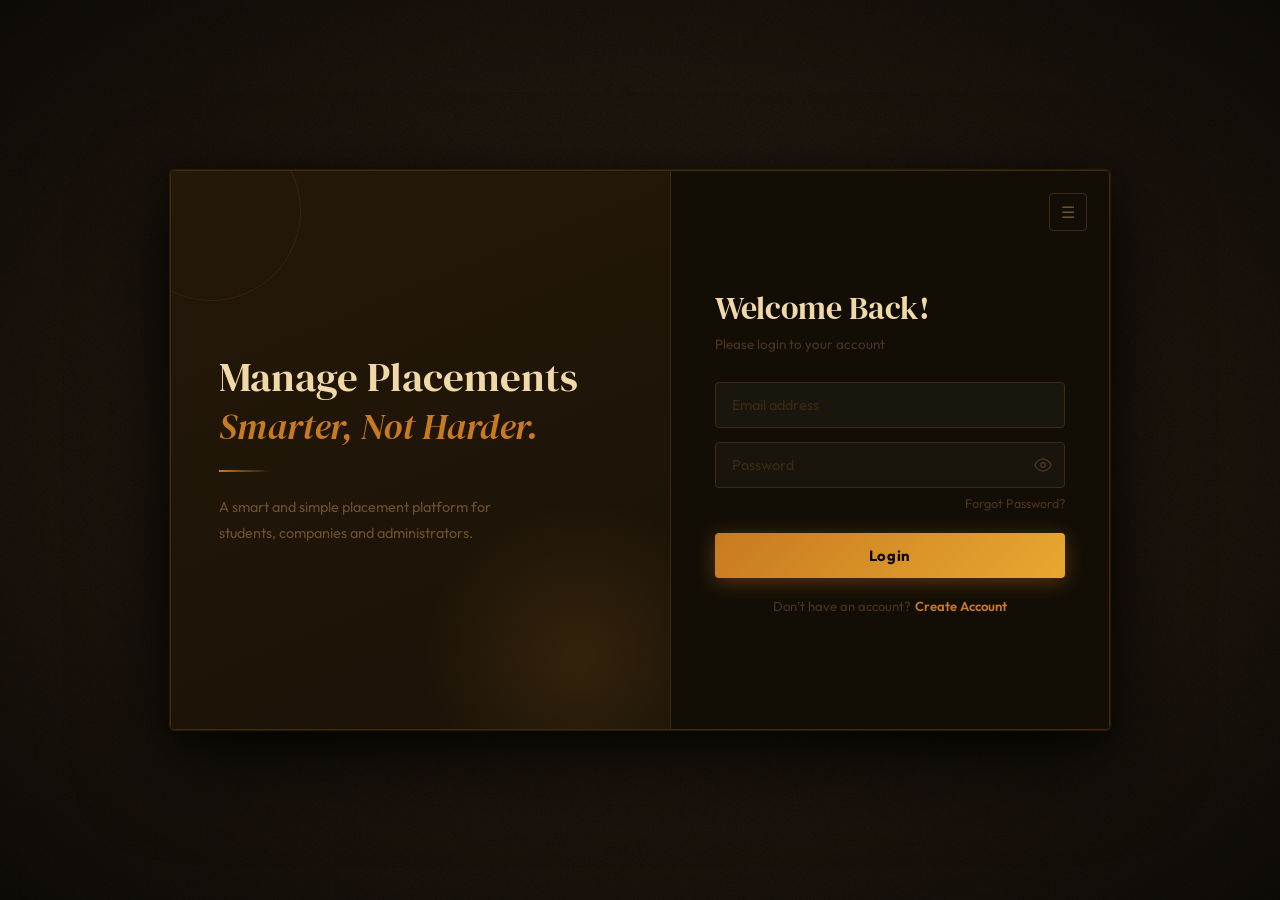
<file: src/main/resources/static/index.html>
<!DOCTYPE html>
<html lang="en">
<head>
    <meta charset="UTF-8">
    <title>Placement Management System</title>
    <link rel="stylesheet" href="css/index.css">
    <link href="https://fonts.googleapis.com/css2?family=Poppins:wght@300;400;500;600;700&display=swap" rel="stylesheet">
</head>
<body>
<div class="main-container">
    <div class="left-panel">
        <h1>Manage Placements<span>Smarter, Not Harder.</span></h1>
        <p>
            A smart and simple placement platform for
            students, companies and administrators.
        </p>

    </div>
    <!-- RIGHT PANEL -->
    <div class="right-panel">
        <div class="profile-menu">
            <button class="profile-btn" onclick="toggleMenu()">
                ☰
            </button>
            <div id="dropdownMenu" class="dropdown">
                <a href="admin-login.html">Admin</a>
            </div>
        </div>
        <h1>Welcome Back!</h1>
        <p class="sub-text">Please login to your account</p>
        <input type="email" id="email" placeholder="Email address">
        <div class="password-wrapper">
            <input type="password" id="password" placeholder="Password">
            <button type="button" class="eye-btn" id="togglePassword" onclick="togglePassword()">
                <svg id="eyeIcon" xmlns="http://www.w3.org/2000/svg" width="18" height="18" viewBox="0 0 24 24" fill="none" stroke="currentColor" stroke-width="2" stroke-linecap="round" stroke-linejoin="round">
                    <path d="M1 12s4-8 11-8 11 8 11 8-4 8-11 8-11-8-11-8z"/>
                    <circle cx="12" cy="12" r="3"/>
                </svg>
            </button>
        </div>
        <div class="forgot-row">
            <a href="#" class="forgot-link" onclick="showForgotModal(); return false;">Forgot Password?</a>
        </div>
        <button class="login-btn" onclick="loginStudent()">
            Login
        </button>
        <p class="signup-text">Don’t have an account?<a href="registration.html">Create Account</a></p>
    </div>
</div>
<div id="forgot-overlay">
    <div id="forgot-box">
        <div class="forgot-icon">🔑</div>
        <h3>Reset Password</h3>
        <p>Enter your registered email. We'll verify it and let you reset your password.</p>

        <div class="forgot-step" id="step1">
            <input type="email" id="forgotEmail" placeholder="Email address" />
            <button class="forgot-btn-primary" onclick="verifyForgotEmail()">Verify Email</button>
        </div>

        <div class="forgot-step" id="step2" style="display:none;">
            <div class="password-wrapper">
                <input type="password" id="newPassword" placeholder="New Password" />
                <button type="button" class="eye-btn" onclick="toggleNewPassword()">
                    <svg xmlns="http://www.w3.org/2000/svg" width="18" height="18" viewBox="0 0 24 24"
                         fill="none" stroke="currentColor" stroke-width="2"
                         stroke-linecap="round" stroke-linejoin="round">
                        <path d="M1 12s4-8 11-8 11 8 11 8-4 8-11 8-11-8-11-8z"/>
                        <circle cx="12" cy="12" r="3"/>
                    </svg>
                </button>
            </div>
            <div class="password-wrapper">
                <input type="password" id="confirmPassword" placeholder="Confirm Password" />
                <button type="button" class="eye-btn" onclick="toggleConfirmPassword()">
                    <svg xmlns="http://www.w3.org/2000/svg" width="18" height="18" viewBox="0 0 24 24"
                         fill="none" stroke="currentColor" stroke-width="2"
                         stroke-linecap="round" stroke-linejoin="round">
                        <path d="M1 12s4-8 11-8 11 8 11 8-4 8-11 8-11-8-11-8z"/>
                        <circle cx="12" cy="12" r="3"/>
                    </svg>
                </button>
            </div>
            <button class="forgot-btn-primary" onclick="resetPassword()">Reset Password</button>
        </div>

        <div id="forgot-msg"></div>
        <button class="forgot-btn-cancel" onclick="hideForgotModal()">Cancel</button>
    </div>
</div>
<script>
    "use strict";
    (function () {
        if (localStorage.getItem("studentEmail")) {
            window.location.replace("student-dashboard.html");
        }
    })();
    history.replaceState({ page: "login" }, "", window.location.href);
    window.addEventListener("pageshow", function (e) {
        if (e.persisted && localStorage.getItem("studentEmail")) {
            window.location.replace("student-dashboard.html");
        }
    });
    function toggleMenu() {
        var menu = document.getElementById("dropdownMenu");
        menu.style.display = (menu.style.display === "block") ? "none" : "block";
    }
    document.addEventListener("click", function (e) {
        var menu = document.getElementById("dropdownMenu");
        var btn  = document.querySelector(".profile-btn");
        if (menu.style.display === "block" && !menu.contains(e.target) && e.target !== btn) {
            menu.style.display = "none";
        }
    });
    function togglePassword() {
        var input    = document.getElementById("password");
        var btn      = document.getElementById("togglePassword");
        var isHidden = input.type === "password";
        input.type   = isHidden ? "text" : "password";
        btn.classList.toggle("active", isHidden);
    }
    function loginStudent() {
        var email    = document.getElementById("email").value.trim();
        var password = document.getElementById("password").value.trim();
        if (email === "")    { alert("Please Enter Email");    return; }
        if (password === "") { alert("Please Enter Password"); return; }
        fetch("http://localhost:8081/students/all")
            .then(function (response) { return response.json(); })
            .then(function (students) {
                var student = students.find(function (s) { return s.email === email; });
                if (student == null)               { alert("Incorrect Email");    return; }
                if (student.password !== password) { alert("Incorrect Password"); return; }
                fetch("http://localhost:8081/students/login", {
                    method: "POST",
                    headers: { "Content-Type": "application/json" },
                    body: JSON.stringify({ email: email, password: password })
                })
                    .then(function (response) { return response.json(); })
                    .then(function (data) {
                        localStorage.setItem("studentEmail", data.email);
                        alert("Login Successful");
                        window.location.replace("student-dashboard.html");
                    });
            })
            .catch(function (error) {
                console.log(error);
                alert("Server Error");
            });
    }
    var forgotOverlay = document.getElementById("forgot-overlay");
    var forgotMsg     = document.getElementById("forgot-msg");
    function showForgotModal() {
        document.getElementById("forgotEmail").value     = "";
        document.getElementById("newPassword").value     = "";
        document.getElementById("confirmPassword").value = "";
        document.getElementById("step1").style.display   = "block";
        document.getElementById("step2").style.display   = "none";
        forgotMsg.textContent = "";
        forgotMsg.className   = "";
        forgotOverlay.classList.add("show");
    }
    function hideForgotModal() {
        forgotOverlay.classList.remove("show");
    }
    forgotOverlay.addEventListener("click", function (e) {
        if (e.target === forgotOverlay) hideForgotModal();
    });
    document.addEventListener("keydown", function (e) {
        if (e.key === "Escape") hideForgotModal();
    });
    function setForgotMsg(text, isError) {
        forgotMsg.textContent = text;
        forgotMsg.className   = isError ? "msg-error" : "msg-success";
    }
    function verifyForgotEmail() {
        var email = document.getElementById("forgotEmail").value.trim();
        if (!email) { setForgotMsg("Please enter your email.", true); return; }
        fetch("http://localhost:8081/students/all")
            .then(function (r) { return r.json(); })
            .then(function (students) {
                var found = students.find(function (s) { return s.email === email; });
                if (!found) {
                    setForgotMsg("No account found with this email.", true);
                } else {
                    setForgotMsg("Email verified! Set your new password.", false);
                    document.getElementById("step1").style.display = "none";
                    document.getElementById("step2").style.display = "block";
                }
            })
            .catch(function () { setForgotMsg("Server error. Try again.", true); });
    }
    function resetPassword() {
        var email    = document.getElementById("forgotEmail").value.trim();
        var newPass  = document.getElementById("newPassword").value;
        var confPass = document.getElementById("confirmPassword").value;
        if (!newPass)             { setForgotMsg("Please enter a new password.", true);             return; }
        if (newPass.length < 6)   { setForgotMsg("Password must be at least 6 characters.", true);  return; }
        if (newPass !== confPass) { setForgotMsg("Passwords do not match.", true);                  return; }
        fetch("http://localhost:8081/students/reset-password", {
            method: "PUT",
            headers: { "Content-Type": "application/json" },
            body: JSON.stringify({ email: email, password: newPass })
        })
            .then(function (r) {
                return r.json();
            })
            .then(function (data) {
                if(data != null) {
                    setForgotMsg(
                        "Password reset successful!",
                        false
                    );
                    setTimeout(
                        hideForgotModal,
                        2000
                    );
                } else {
                    setForgotMsg(
                        "Email not found",
                        true
                    );
                }
            })
            .catch(function () { setForgotMsg("Failed to reset. Try again.", true); });
    }
    function toggleNewPassword() {
        var inp  = document.getElementById("newPassword");
        inp.type = inp.type === "password" ? "text" : "password";
    }
    function toggleConfirmPassword() {
        var inp  = document.getElementById("confirmPassword");
        inp.type = inp.type === "password" ? "text" : "password";
    }
</script>
</body>
</html>
</file>
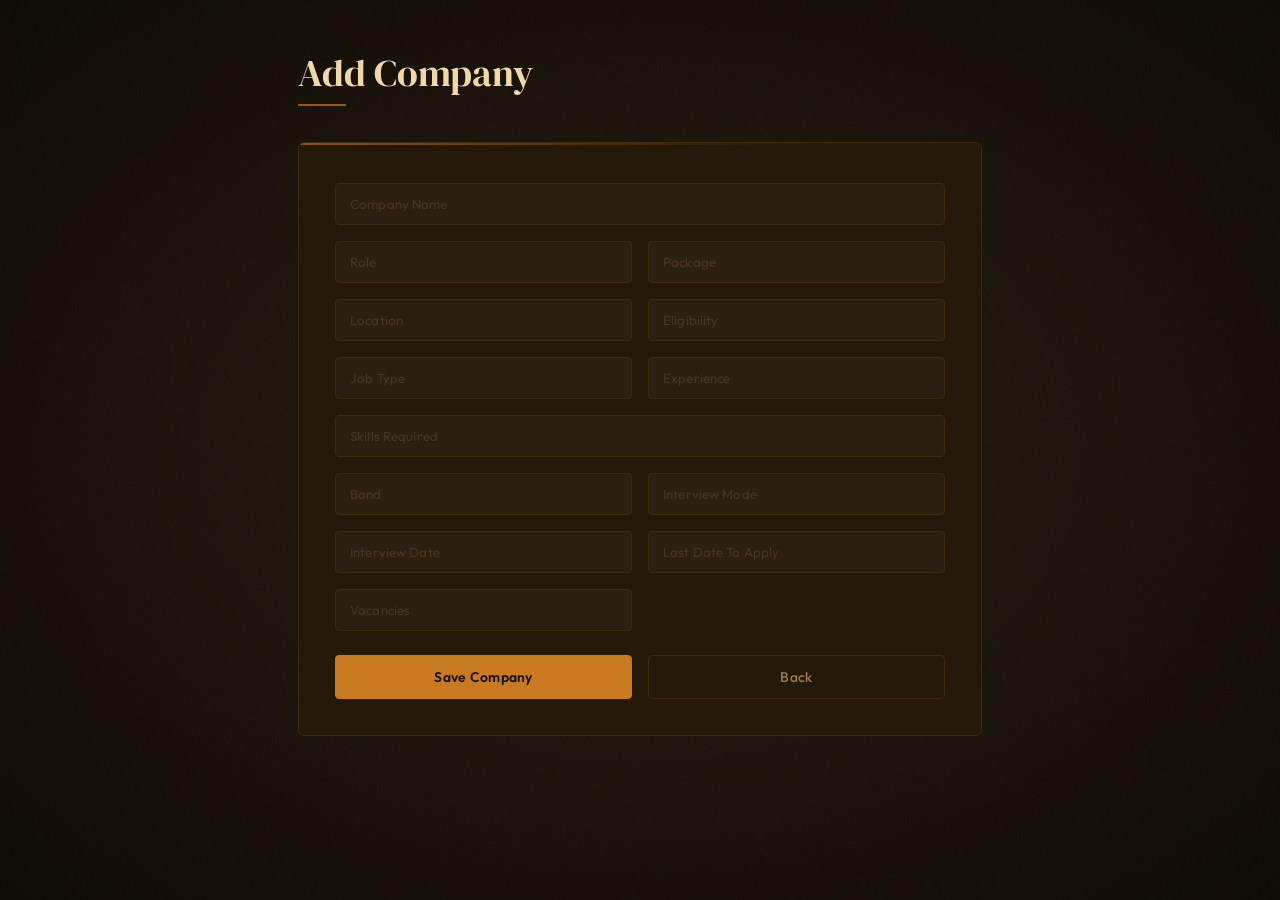
<file: src/main/resources/static/add-company.html>
<!DOCTYPE html>
<html lang="en">
<head>
    <meta charset="UTF-8">
    <title>Add Company</title>
    <link rel="stylesheet" href="css/add-company.css">
</head>
<body>
<div class="dashboard-container">
    <h1>Add Company</h1>
    <div class="company-form">
        <input type="text" id="companyName" placeholder="Company Name">
        <input type="text" id="role" placeholder="Role">
        <input type="number" id="packageAmount" placeholder="Package">
        <input type="text" id="location" placeholder="Location">
        <input type="text" id="eligibility" placeholder="Eligibility">
        <input type="text" id="jobType" placeholder="Job Type">
        <input type="text" id="experience" placeholder="Experience">
        <input type="text" id="skillsRequired" placeholder="Skills Required">
        <input type="text" id="bond" placeholder="Bond">
        <input type="text" id="interviewMode" placeholder="Interview Mode">
        <input type="text" id="interviewDate" placeholder="Interview Date">
        <input type="text" id="lastDateToApply" placeholder="Last Date To Apply">
        <input type="number" id="vacancies" placeholder="Vacancies">
        <button onclick="addCompany()">Save Company</button>
        <button onclick="window.location.href='companies.html'">Back</button>
    </div>
</div>
<script>
    function addCompany() {
        fetch(
            "http://localhost:8081/company/add",
            {
                method:"POST",
                headers:{
                    "Content-Type":
                        "application/json"
                },
                body:JSON.stringify({
                    companyName: document.getElementById("companyName").value,
                    role: document.getElementById("role").value,
                    packageAmount: document.getElementById("packageAmount").value,
                    location: document.getElementById("location").value,
                    eligibility: document.getElementById("eligibility").value,
                    jobType: document.getElementById("jobType").value,
                    experience: document.getElementById("experience").value,
                    skillsRequired: document.getElementById("skillsRequired").value,
                    bond: document.getElementById("bond").value,
                    interviewMode: document.getElementById("interviewMode").value,
                    interviewDate: document.getElementById("interviewDate").value,
                    lastDateToApply: document.getElementById("lastDateToApply").value,
                    vacancies: document.getElementById("vacancies").value
                })
            })
            .then(response => response.json())
            .then(data => {
                alert("Company Added");
                window.location.href = "companies.html";
            });
    }
</script>
</body>
</html>
</file>
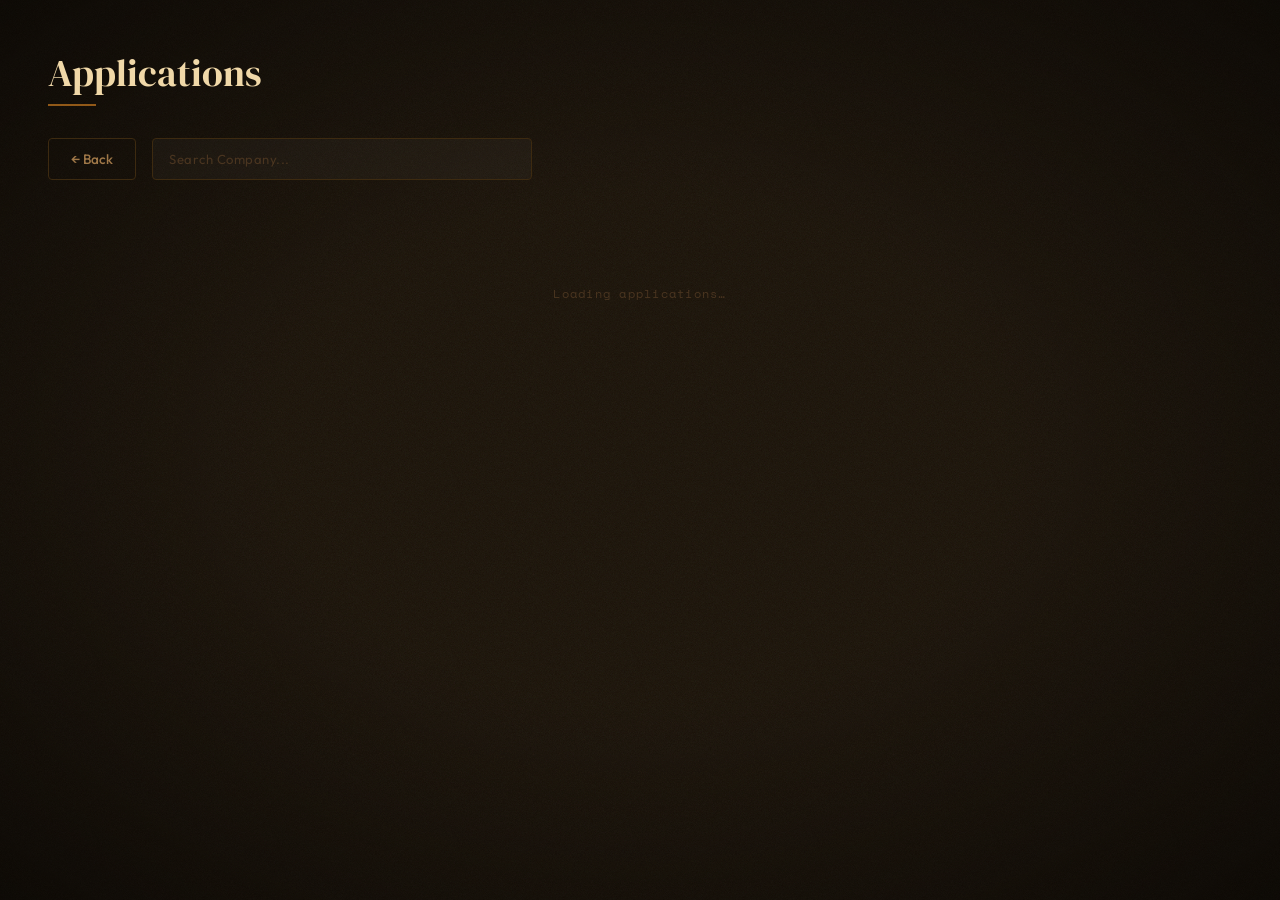
<file: src/main/resources/static/admin-applications.html>
<!DOCTYPE html>
<html lang="en">
<head>
    <meta charset="UTF-8">
    <title>Applications</title>
    <link rel="stylesheet" href="css/admin-applications.css">
</head>
<body>
<div class="dashboard-container">
    <h1>Applications</h1>

    <div class="page-header">
        <button class="back-btn" onclick="goBack()">← Back</button>
        <input type="text" id="searchInput" placeholder="Search Company..." onkeyup="searchCompanies()"/>
    </div>

    <div id="applicationList"></div>
</div>
<script>

    function loadApplications() {
        fetch(
            "http://localhost:8081/applications/all"
        )
            .then(response => response.json())
            .then(data => {
                let companyCounts = {};
                data.forEach(app => {
                    let companyName = app.company.companyName;
                    if(companyCounts[companyName]) {
                        companyCounts[companyName]++;
                    }
                    else {
                        companyCounts[companyName] = 1;
                    }
                });
                let output = "";
                for(let companyName in companyCounts) {
                    output +=
                        "<div class='company-card'>"
                        + "<h2>"
                        + companyName
                        + "</h2>"
                        + "<p><strong>Applied Students:</strong> "
                        + companyCounts[companyName]
                        + "</p>"
                        + "<button onclick=\"viewApplications('"
                        + companyName +
                        "')\">View Applications</button>"
                        + "</div>";
                }
                document.getElementById("applicationList").innerHTML = output;
            });
    }
    loadApplications();
    function viewApplications(companyName) {
        localStorage.setItem("selectedCompany", companyName);
        window.location.href = "company-applications.html";
    }
    function goBack(){
        window.history.back();
    }
    function searchCompanies() {
        let input = document.getElementById("searchInput").value.toLowerCase();
        let cards = document.querySelectorAll(".company-card");
        cards.forEach(card => {
            let text = card.textContent.toLowerCase();
            if(text.includes(input)) {
                card.style.display = "block";
            } else {
                card.style.display = "none";
            }
        });
    }
</script>
</body>
</html>
</file>
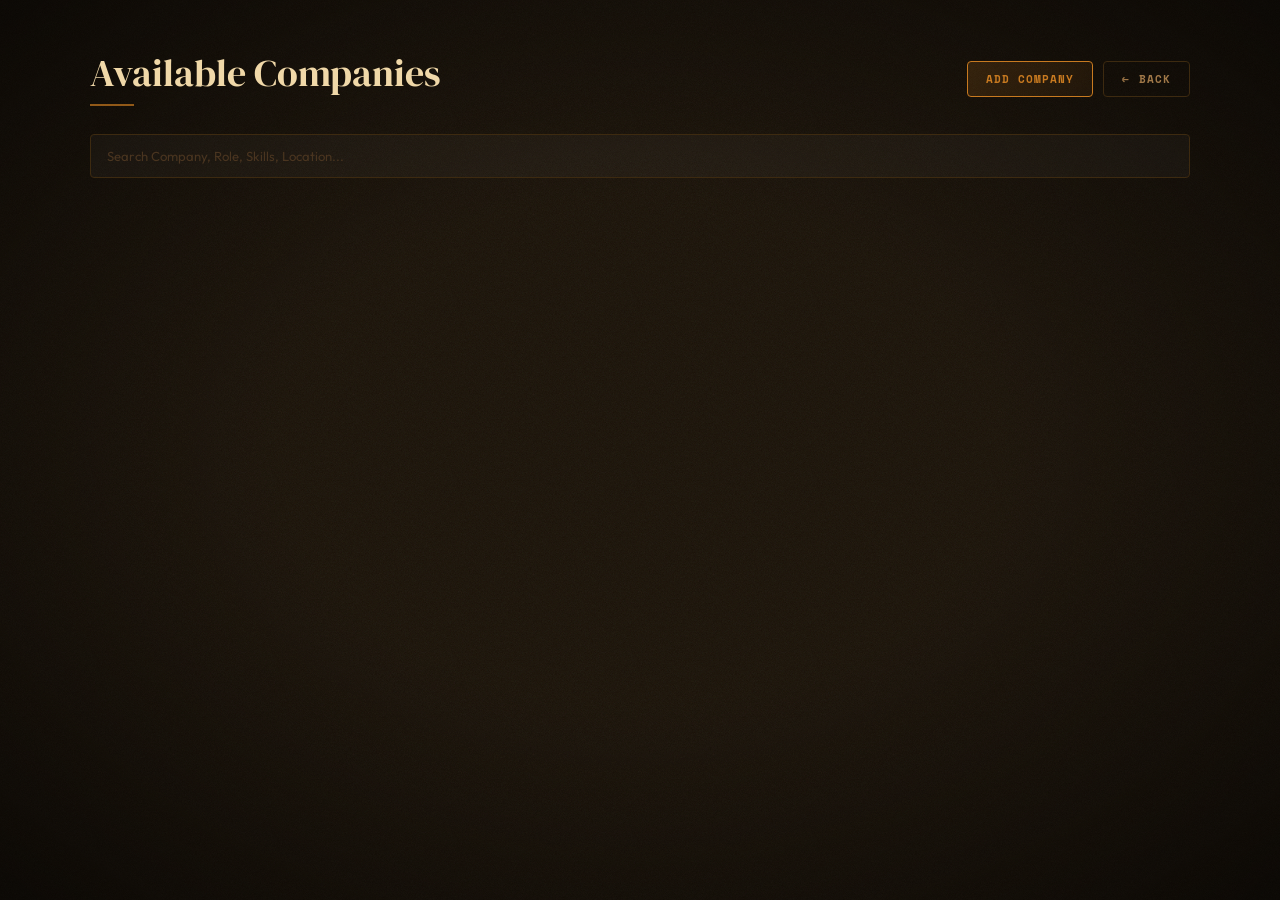
<file: src/main/resources/static/admin-companys.html>
<!DOCTYPE html>
<html lang="en">
<head>
    <meta charset="UTF-8">
    <title>Admin-Companies</title>
    <link rel="stylesheet" href="css/admin-companys.css">
</head>
<body>
<div class="dashboard-container">
    <div class="top-bar">
        <h1>Available Companies</h1>
        <div>
            <button onclick="window.location.href='add-company.html'">Add Company</button>
            <button onclick="goBack()">← Back</button>
        </div>
    </div>
    <!-- SEARCH INPUT -->
    <input type="text" id="searchInput" placeholder="Search Company, Role, Skills, Location..." onkeyup="searchCompanies()">
    <br><br>
    <div id="companyData"></div>
</div>
<script>
    function loadCompanies() {
        fetch("http://localhost:8081/company/all")
            .then(response => response.json())
            .then(data => {
                let output = "";
                data.forEach(company => {
                    output +=
                        "<div class='company-card'>"
                        + "<h2>"
                        + company.companyName
                        + "</h2>"
                        + "<p><strong>Role:</strong> "
                        + company.role
                        + "</p>"
                        + "<p><strong>Package:</strong> "
                        + company.packageAmount
                        + " LPA</p>"
                        + "<p><strong>Location:</strong> "
                        + company.location
                        + "</p>"
                        + "<p><strong>Eligibility:</strong> "
                        + company.eligibility
                        + "</p>"
                        + "<p><strong>Job Type:</strong> "
                        + company.jobType
                        + "</p>"
                        + "<p><strong>Experience:</strong> "
                        + company.experience
                        + "</p>"
                        + "<p><strong>Skills Required:</strong> "
                        + company.skillsRequired
                        + "</p>"
                        + "<p><strong>Bond:</strong> "
                        + company.bond
                        + "</p>"
                        + "<p><strong>Interview Mode:</strong> "
                        + company.interviewMode
                        + "</p>"
                        + "<p><strong>Interview Date:</strong> "
                        + company.interviewDate
                        + "</p>"
                        + "<p><strong>Last Date:</strong> "
                        + company.lastDateToApply
                        + "</p>"
                        + "<p><strong>Vacancies:</strong> "
                        + company.vacancies
                        + "</p>"
                        + "<p><strong>Total Applied Students:</strong> "
                        + company.appliedStudentsCount
                        + "</p>"
                        + "</div>";
                });
                document.getElementById("companyData").innerHTML = output;
            });
    }
    loadCompanies();
    function applyCompany(companyId) {
        let email = localStorage.getItem("studentEmail");
        fetch("http://localhost:8081/students/all")
            .then(response => response.json())
            .then(data => {
                let student = data.find(s => s.email === email);
                fetch(
                    "http://localhost:8081/applications/apply",
                    {
                        method:"POST",
                        headers:{
                            "Content-Type":
                                "application/json"
                        },
                        body:JSON.stringify({
                            student:{
                                id:student.id
                            },
                            company:{
                                id:companyId
                            }
                        })
                    })
                    .then(response => response.json())
                    .then(data => {
                        alert("Applied Successfully");
                    });
            });
    }
    function goBack(){
        window.history.back();
    }
    // SEARCH FUNCTION
    function searchCompanies(){
        let input = document.getElementById("searchInput").value.toLowerCase();
        let cards = document.querySelectorAll(".company-card");
        cards.forEach(card => {
            let text = card.textContent.toLowerCase();
            if(text.includes(input)){
                card.style.display = "block";
            }else{
                card.style.display = "none";
            }
        });
    }
</script>
</body>
</html>
</file>
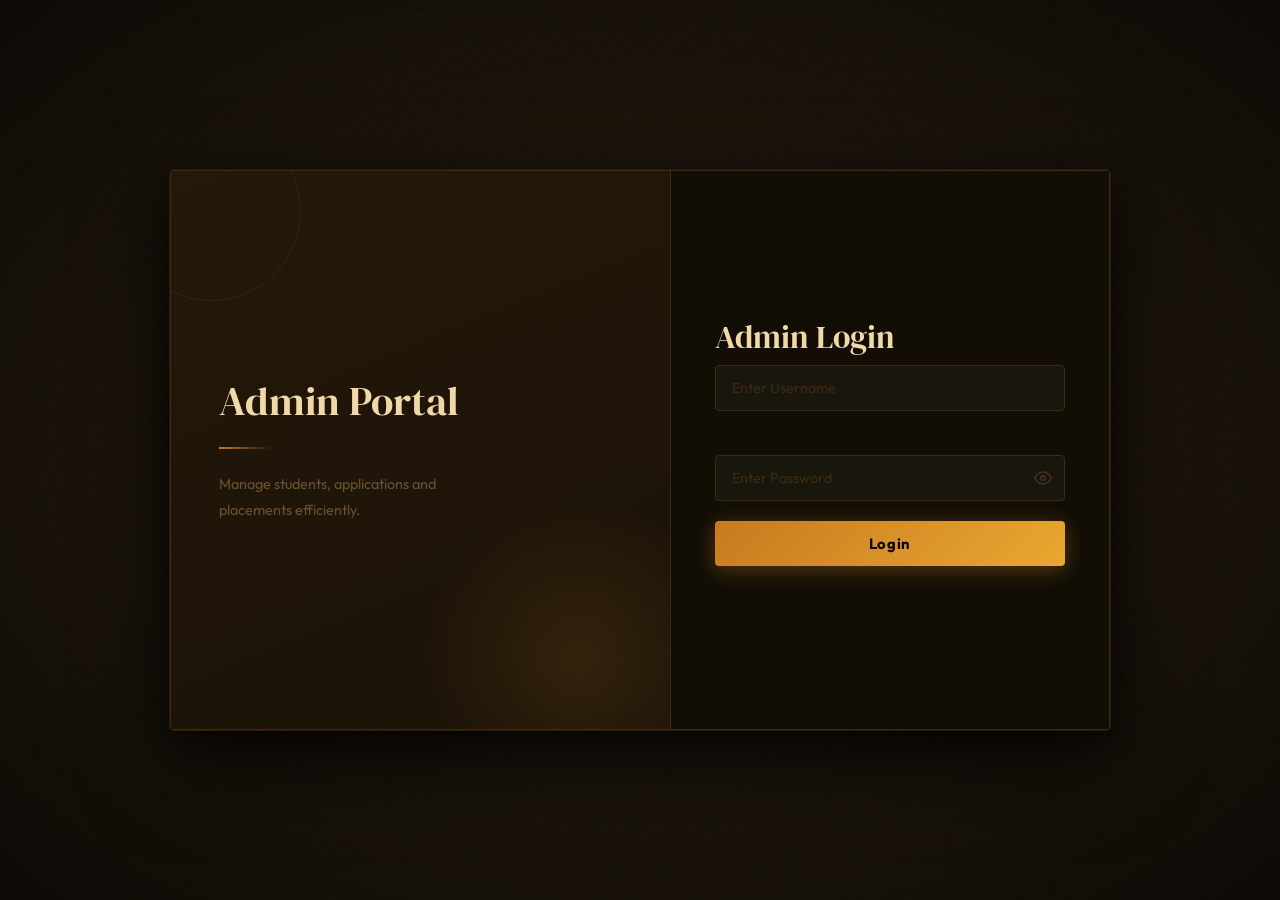
<file: src/main/resources/static/admin-dashboard.html>
<!DOCTYPE html>
<html lang="en">
<head>
    <meta charset="UTF-8">
    <title>Admin Dashboard</title>
    <link rel="stylesheet" href="css/admin-dashboard.css">
</head>
<body class="dashboard-body">
<div class="dashboard-container">
    <h1>Admin Dashboard</h1>
    <p class="sub-text">Manage students, companies and applications</p>
    <div class="dashboard-wrapper">
        <div class="dashboard-card">
            <h2>Students</h2>
            <p>Manage student details</p>
            <button class="card-btn" onclick="window.location.href='admin-students.html'">Manage Students</button>
        </div>
        <div class="dashboard-card">
            <h2>Companies</h2>
            <p>View all companies</p>
            <button class="card-btn" onclick="window.location.href='admin-companys.html'">View Companies</button>
        </div>
        <div class="dashboard-card">
            <h2>Applications</h2>
            <p>Manage applications</p>
            <button class="card-btn" onclick="window.location.href='admin-applications.html'">Applications</button>
        </div>
    </div>
    <div class="logout-box">
        <button class="logout-btn" onclick="logoutAdmin()">Logout</button>
    </div>
</div>
<script>
    "use strict";
    (function () {
        if (localStorage.getItem("adminLogin") == null) {
            alert("Please Login First");
            window.location.replace("admin-login.html");
        }
    })();
    var pageReady = false;
    history.pushState({ guard: true }, "", window.location.href);
    window.addEventListener("popstate", function () {
        if (!pageReady) return;
        history.pushState({ guard: true }, "", window.location.href);
        showLogoutModal("backbutton");
    });
    setTimeout(function () { pageReady = true; }, 300);
    window.addEventListener("pageshow", function (e) {
        if (e.persisted && localStorage.getItem("adminLogin") == null) {
            window.location.replace("admin-login.html");
        }
    });
    var modalHTML =
        '<div id="modal-overlay">' +
        '<div id="modal-box">' +
        '<div class="modal-icon">🔒</div>' +
        '<h3>Leave Dashboard?</h3>' +
        '<p id="modal-message"></p>' +
        '<div class="modal-actions">' +
        '<button id="btn-stay">Stay</button>' +
        '<button id="btn-logout">Logout</button>' +
        '</div>' +
        '</div>' +
        '</div>';
    document.body.insertAdjacentHTML("afterbegin", modalHTML);
    var overlay   = document.getElementById("modal-overlay");
    var btnStay   = document.getElementById("btn-stay");
    var btnLogout = document.getElementById("btn-logout");
    var modalMsg  = document.getElementById("modal-message");
    function showLogoutModal(trigger) {
        modalMsg.textContent = (trigger === "backbutton")
            ? "You pressed the back button. Do you want to logout and return to the login page?"
            : "Are you sure you want to logout from your account?";
        overlay.classList.add("show");
        btnLogout.focus();
    }
    function hideModal() {
        overlay.classList.remove("show");
    }
    btnStay.addEventListener("click", hideModal);
    btnLogout.addEventListener("click", performLogout);
    overlay.addEventListener("click", function (e) {
        if (e.target === overlay) hideModal();
    });
    document.addEventListener("keydown", function (e) {
        if (e.key === "Escape") hideModal();
    });
    function logoutAdmin() {
        showLogoutModal("button");
    }
    function performLogout() {
        localStorage.clear();
        sessionStorage.clear();
        window.onpopstate = null;
        history.replaceState(null, "", "admin-login.html");
        window.location.replace("admin-login.html");
    }
</script>
</body>
</html>
</file>
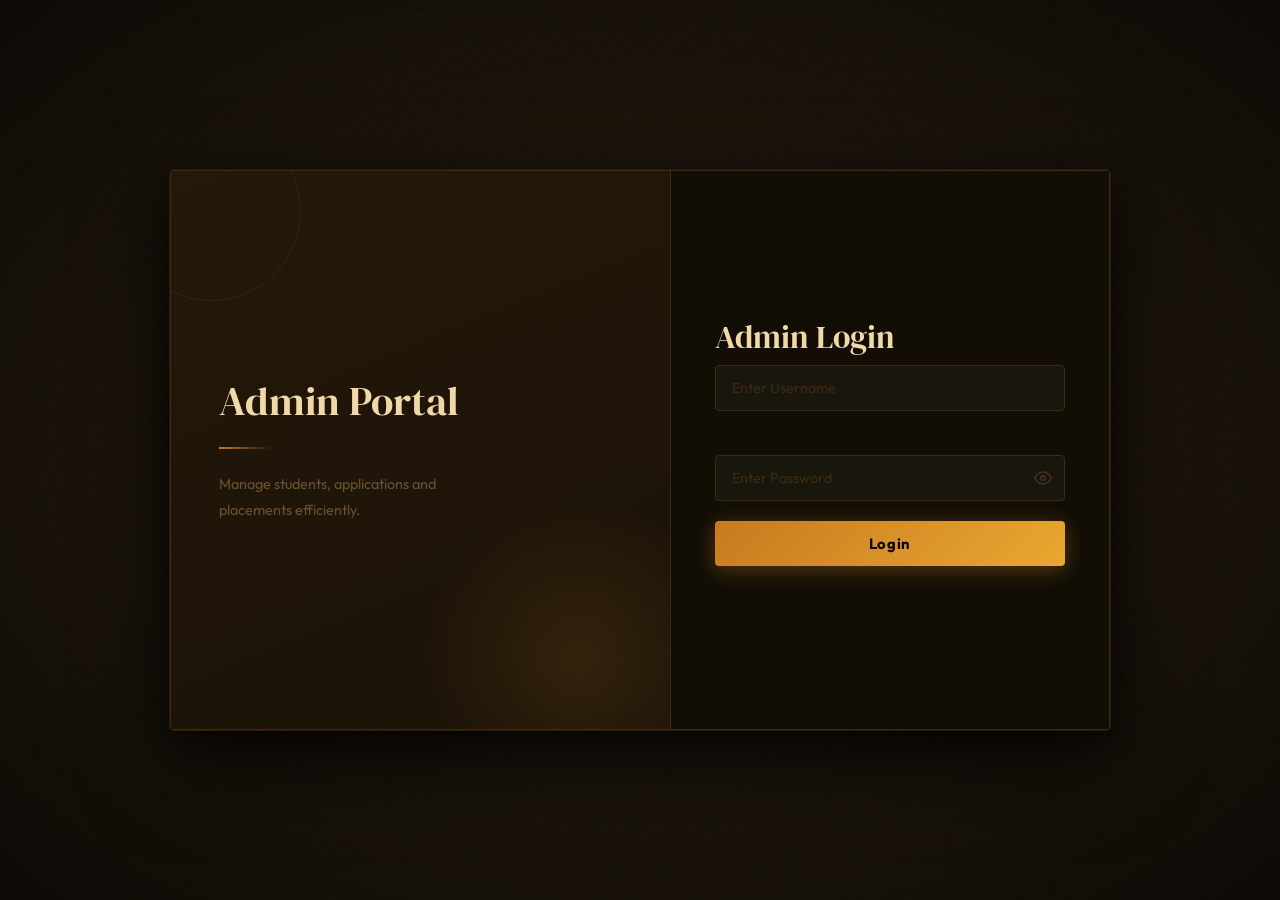
<file: src/main/resources/static/admin-login.html>
<!DOCTYPE html>
<html lang="en">
<head>
    <meta charset="UTF-8">
    <title>Admin Login</title>
    <link rel="stylesheet" href="css/admin-login.css">
</head>
<body>
<div class="main-container">
    <div class="left-panel">
        <h1>Admin Portal</h1>
        <p>Manage students, applications and placements efficiently.</p>
    </div>
    <div class="right-panel">
        <h1>Admin Login</h1>
        <input type="text" id="username" placeholder="Enter Username">
        <br><br>
        <div class="password-wrapper">
            <input type="password" id="password" placeholder="Enter Password">
            <button class="eye-btn" onclick="togglePassword()" type="button" id="togglePassword">
                <svg xmlns="http://www.w3.org/2000/svg" width="18" height="18"
                     viewBox="0 0 24 24" fill="none" stroke="currentColor"
                     stroke-width="2" stroke-linecap="round" stroke-linejoin="round">
                    <path d="M1 12s4-8 11-8 11 8 11 8-4 8-11 8-11-8-11-8z"/>
                    <circle cx="12" cy="12" r="3"/>
                </svg>
            </button>
        </div>
        <button class="login-btn" onclick="loginAdmin()">Login</button>
    </div>
</div>
<script>
    "use strict";
    (function () {
        if (localStorage.getItem("adminLogin") != null) {
            window.location.replace("admin-dashboard.html");
        }
    })();
    history.replaceState({ page: "admin-login" }, "", window.location.href);
    window.addEventListener("pageshow", function (e) {
        if (e.persisted && localStorage.getItem("adminLogin") != null) {
            window.location.replace("admin-dashboard.html");
        }
    });
    function loginAdmin() {
        var username = document.getElementById("username").value.trim();
        var password = document.getElementById("password").value.trim();
        if (username === "") { alert("Please Enter Username"); return; }
        if (password === "") { alert("Please Enter Password"); return; }
        if (username !== "Admin") { alert("Incorrect Username"); return; }
        if (password !== "Admin@2026") { alert("Incorrect Password"); return; }
        fetch("http://localhost:8081/admin/login", {
            method: "POST",
            headers: { "Content-Type": "application/json" },
            body: JSON.stringify({ username: username, password: password })
        })
            .then(function (response) { return response.json(); })
            .then(function (data) {
                localStorage.setItem("adminLogin", "true");
                alert("Login Successful");
                window.location.replace("admin-dashboard.html");
            })
            .catch(function (error) {
                console.log(error);
                alert("Server Error");
            });
    }
    function togglePassword() {
        var input    = document.getElementById("password");
        var btn      = document.getElementById("togglePassword");
        var isHidden = input.type === "password";
        input.type   = isHidden ? "text" : "password";
        btn.classList.toggle("active", isHidden);   // ← add this line
    }
    document.addEventListener("keydown", function(e) {
        if (e.key === "Enter") loginAdmin();
    });
</script>
</body>
</html>
</file>
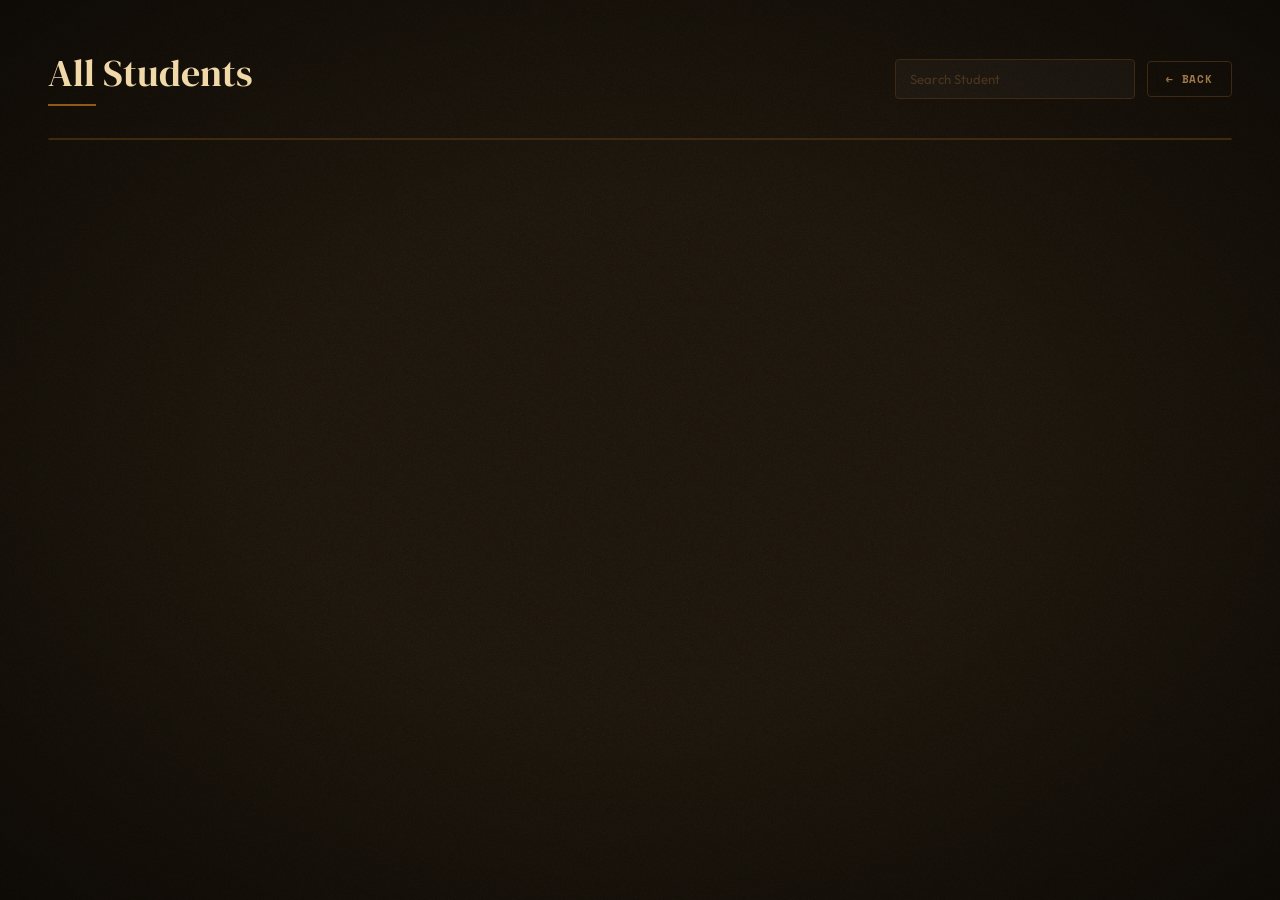
<file: src/main/resources/static/admin-students.html>
<!DOCTYPE html>
<html lang="en">
<head>
    <meta charset="UTF-8">
    <title>Admin Students</title>
    <link rel="stylesheet" href="css/admin-student.css">
</head>
<body>
<div class="dashboard-container">
    <div class="top-bar">
        <h1>All Students</h1>
        <div class="top-controls">
            <input type="text" id="searchInput" placeholder="Search Student" onkeyup="searchStudent()">
            <button class="back-btn" onclick="goBack()">← Back</button>
        </div>
        <h2 id="totalStudents"
            class="student-count">
        </h2>
    </div>
    <div class="table-scroll">
        <div id="studentData"></div>
    </div>
</div>
<script>
    function loadStudents() {
        fetch("http://localhost:8081/students/all")
            .then(response => response.json())
            .then(data => {
                document.getElementById("totalStudents").innerHTML = "Total Students : " + data.length;
                let output =
                    "<table class='student-table'>"
                    + "<tr>"
                    + "<th>ID</th>"
                    + "<th>Name</th>"
                    + "<th>Email</th>"
                    + "<th>Password</th>"
                    + "<th>Degree</th>"
                    + "<th>Department</th>"
                    + "<th>College</th>"
                    + "<th>Phone</th>"
                    + "<th>Skills</th>"
                    + "<th>CGPA</th>"
                    + "<th>Year</th>"
                    + "<th>Address</th>"
                    + "<th>Gender</th>"
                    + "<th>DOB</th>"
                    + "<th>Placement Status</th>"
                    + "<th>Update</th>"
                    + "<th>Delete</th>"
                    + "</tr>";
                data.forEach(student => {
                    output +=
                        "<tr>"
                        + "<td>"
                        + student.id
                        + "</td>"
                        + "<td>"
                        + student.name
                        + "</td>"
                        + "<td>"
                        + student.email
                        + "</td>"
                        + "<td>"
                        + student.password
                        + "</td>"
                        + "<td>"
                        + student.degree
                        + "</td>"
                        + "<td>"
                        + student.department
                        + "</td>"
                        + "<td>"
                        + student.college
                        + "</td>"
                        + "<td>"
                        + student.phoneNumber
                        + "</td>"
                        + "<td>"
                        + student.skills
                        + "</td>"
                        + "<td>"
                        + student.cgpa
                        + "</td>"
                        + "<td>"
                        + student.year_Of_PassedOut
                        + "</td>"
                        + "<td>"
                        + student.address
                        + "</td>"
                        + "<td>"
                        + student.gender
                        + "</td>"
                        + "<td>"
                        + student.dateOfBirth
                        + "</td>"
                        + "<td>"
                        + student.placementStatus
                        + "</td>"
                        + "<td>"
                        + "<button onclick='editStudent("
                        + student.id
                        + ", this)'>Update</button>"
                        + "</td>"
                        + "<td>"
                        + "<button onclick='deleteStudent("
                        + student.id
                        + ")'>Delete</button>"
                        + "</td>"
                        + "</tr>";
                });
                output += "</table>";
                document.getElementById("studentData").innerHTML = output;
            });
    }
    loadStudents();
    // SEARCH
    function searchStudent() {
        let input = document.getElementById("searchInput").value.toLowerCase();
        let rows = document.querySelectorAll(".student-table tr");
        rows.forEach((row, index) => {
            if(index === 0) return;
            let text = row.innerText.toLowerCase();
            row.style.display = text.includes(input) ? "" : "none";
        });
    }
    // DELETE
    function deleteStudent(id) {
        let result = confirm("Delete this student?");
        if(result){
            fetch(
                "http://localhost:8081/students/delete/" + id,
                {
                    method: "DELETE"
                })
                .then(() => {
                    alert("Student Deleted");
                    loadStudents();
                });
        }
    }
    // BACK
    function goBack(){
        window.history.back();
    }
    // EDIT STUDENT
    function editStudent(id, button){
        let row = button.parentElement.parentElement;
        let cells = row.getElementsByTagName("td");
        cells[1].innerHTML = "<input type='text' value='" + cells[1].innerText + "'>";
        cells[2].innerHTML = "<input type='text' value='" + cells[2].innerText + "'>";
        cells[3].innerHTML = "<input type='text' value='" + cells[3].innerText + "'>";
        cells[4].innerHTML = "<input type='text' value='" + cells[4].innerText + "'>";
        cells[5].innerHTML = "<input type='text' value='" + cells[5].innerText + "'>";
        cells[6].innerHTML = "<input type='text' value='" + cells[6].innerText + "'>";
        cells[7].innerHTML = "<input type='text' value='" + cells[7].innerText + "'>";
        cells[8].innerHTML = "<input type='text' value='" + cells[8].innerText + "'>";
        cells[9].innerHTML = "<input type='text' value='" + cells[9].innerText + "'>";
        cells[10].innerHTML = "<input type='text' value='" + cells[10].innerText + "'>";
        cells[11].innerHTML = "<input type='text' value='" + cells[11].innerText + "'>";
        cells[12].innerHTML = "<input type='text' value='" + cells[12].innerText + "'>";
        cells[13].innerHTML = "<input type='date' value='" + cells[13].innerText + "'>";
        // BUTTON CHANGE
        button.innerText = "Save";
        button.onclick = function(){
            fetch(
                "http://localhost:8081/students/update/" + id,
                {
                    method:"PUT",
                    headers:{
                        "Content-Type":"application/json"
                    },
                    body:JSON.stringify({
                        name: cells[1].querySelector("input").value,
                        email: cells[2].querySelector("input").value,
                        password: cells[3].querySelector("input").value,
                        degree: cells[4].querySelector("input").value,
                        department: cells[5].querySelector("input").value,
                        college: cells[6].querySelector("input").value,
                        phoneNumber: cells[7].querySelector("input").value,
                        skills: cells[8].querySelector("input").value,
                        cgpa: cells[9].querySelector("input").value,
                        year_Of_PassedOut: cells[10].querySelector("input").value,
                        address: cells[11].querySelector("input").value,
                        gender: cells[12].querySelector("input").value,
                        dateOfBirth: cells[13].querySelector("input").value
                    })
                })
                .then(() => {
                    alert("Student Updated");
                    loadStudents();
                });
        };
    }
</script>
</body>
</html>
</file>
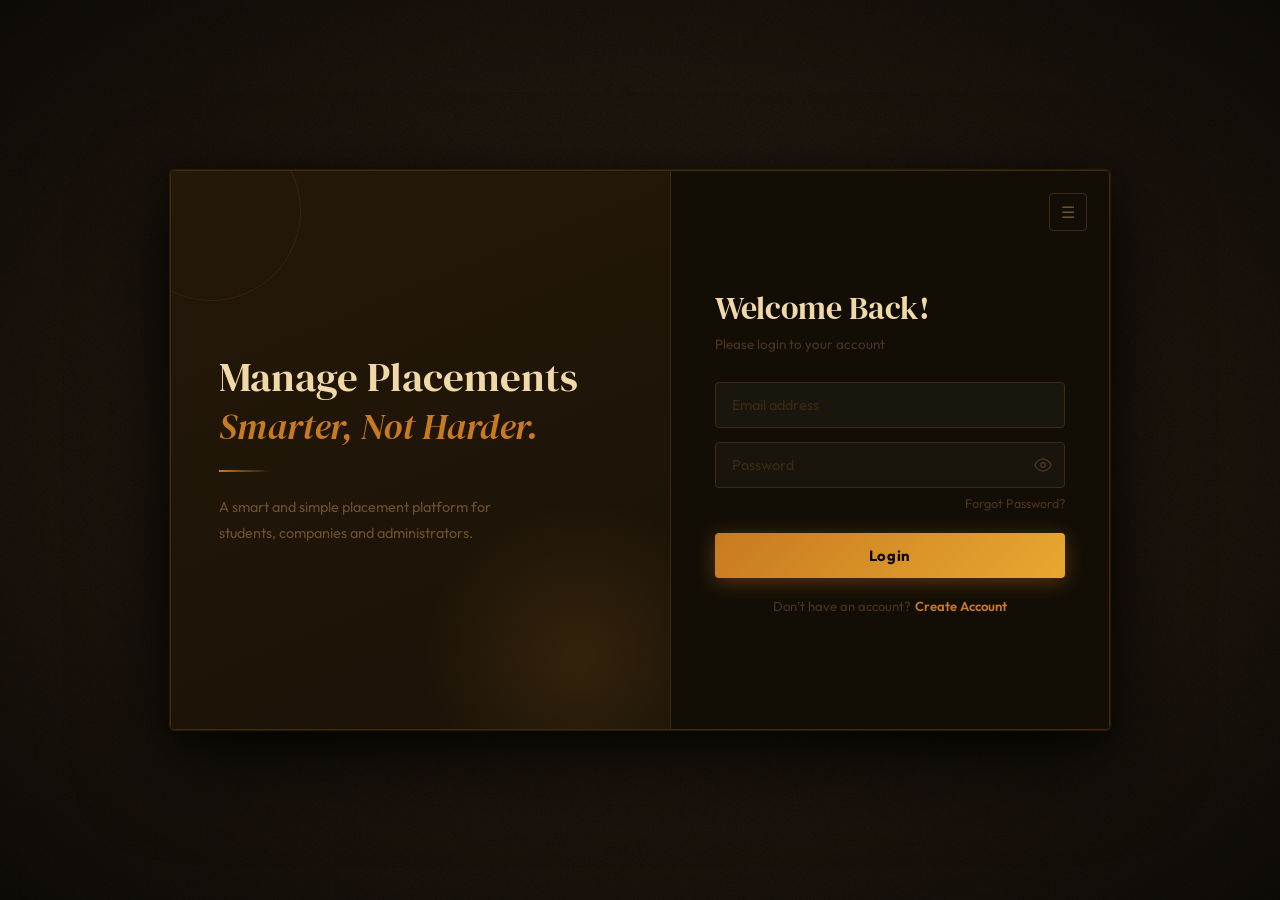
<file: src/main/resources/static/applied-companies.html>
<!DOCTYPE html>
<html lang="en">
<head>
  <meta charset="UTF-8">
  <meta name="viewport" content="width=device-width, initial-scale=1.0">
  <title>Applied Companies</title>
  <link rel="stylesheet" href="css/applied-companies.css">
</head>
<body>
<div class="container">
  <button class="back-btn" onclick="goBack()">← Back</button>
  <h1>Applied Companies</h1>
  <input type="text" id="searchInput" placeholder="Search Company, Role, Location..." onkeyup="searchCompanies()">
  <br><br>
  <table id="companiesTable">
    <thead>
    <tr>
      <th>Company Name</th>
      <th>Role</th>
      <th>Location</th>
      <th>Package</th>
      <th>Status</th>
    </tr>
    </thead>
    <tbody id="tableBody">
    </tbody>
  </table>
  <p class="no-data" id="noData" style="display:none;">
    No Applied Companies Found
  </p>
</div>
<script>
  function goBack(){
    window.history.back();
  }
  if(localStorage.getItem("studentEmail") == null){
    alert(
            "Please Login First"
    );
    window.location.replace("index.html");
  }
  let email = localStorage.getItem("studentEmail");
  fetch(
          "http://localhost:8081/students/all"
  )
          .then(response => response.json())
          .then(students => {
            let student = students.find(s => s.email === email);
            fetch(
                    "http://localhost:8081/applications/student/"
                    + student.id
            )
                    .then(response => response.json())
                    .then(data => {
                      let tableBody = document.getElementById("tableBody");
                      if(data.length === 0){
                        document.getElementById("companiesTable").style.display = "none";
                        document.getElementById("noData").style.display = "block";
                      }else{
                        data.forEach(application => {
                          let row = document.createElement("tr");
                          row.innerHTML = `
<td>${application.company.companyName}</td>
<td>${application.company.role}</td>
<td>${application.company.location}</td>
<td>${application.company.packageAmount}</td>
<td>${application.status}</td>
`;
                          tableBody.appendChild(row);
                        });
                      }
                    })
                    .catch(error => {
                      console.log(error);
                      alert(
                              "Error Loading Applied Companies"
                      );
                    });
          });
  function searchCompanies(){
    let input = document.getElementById("searchInput").value.toLowerCase();
    let table = document.getElementById("companiesTable");
    let tr = table.getElementsByTagName("tr");
    for(let i = 1; i < tr.length; i++){
      let rowText = tr[i].textContent.toLowerCase();
      if(rowText.includes(input)){
        tr[i].style.display = "";
      }else{
        tr[i].style.display = "none";
      }
    }
  }
</script>

</body>
</html>
</file>
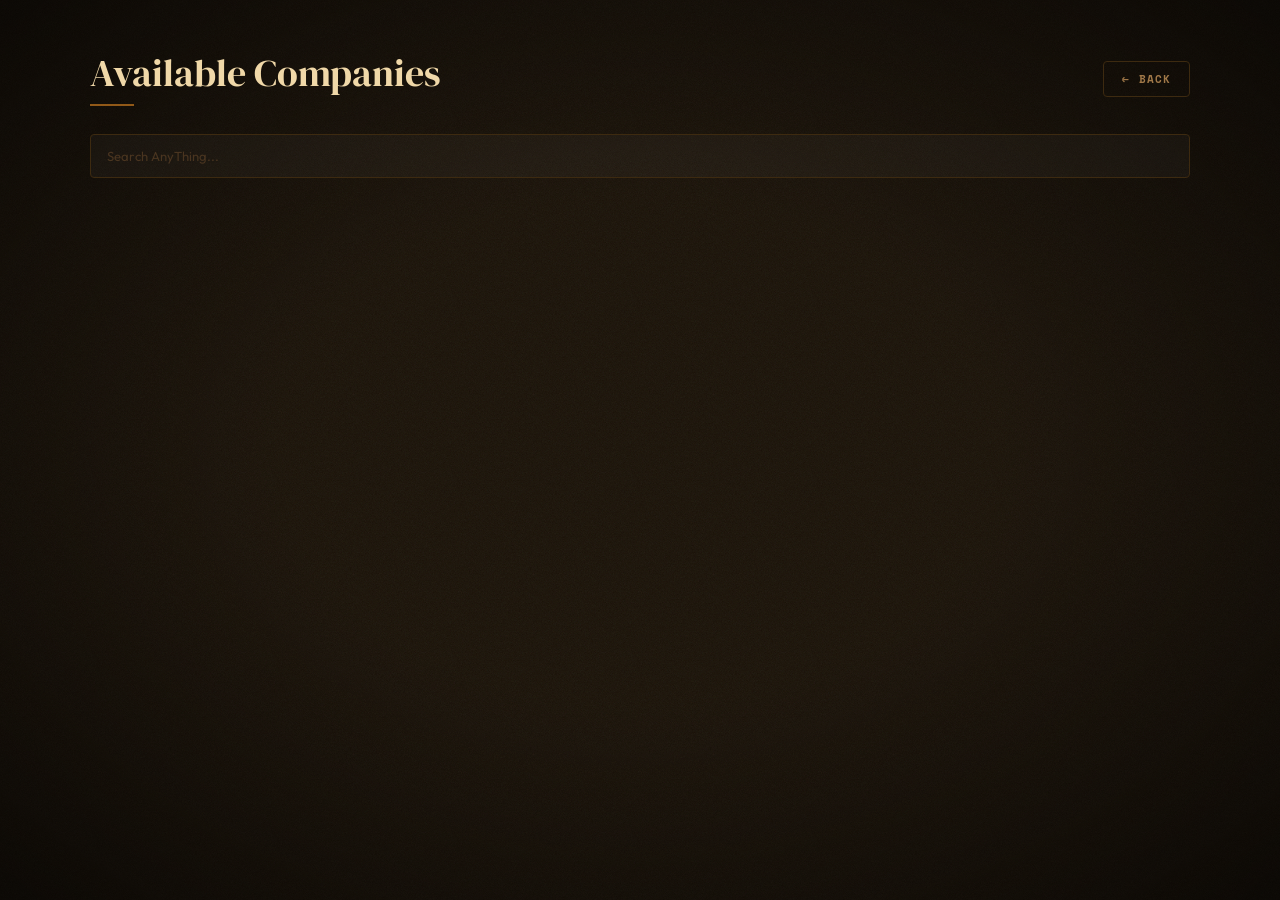
<file: src/main/resources/static/companies.html>
<!DOCTYPE html>
<html lang="en">
<head>
    <meta charset="UTF-8">
    <title>Companies</title>
    <link rel="stylesheet" href="css/companies.css">
</head>
<body>
<div class="dashboard-container">
    <div class="top-bar">
        <h1>Available Companies</h1>
        <div>
            <button onclick="goBack()">← Back</button>
        </div>
    </div>
    <input type="text" id="searchInput" placeholder="Search AnyThing..." onkeyup="searchCompanies()">
    <br><br>
    <div id="companyData"></div>
</div>
<script>
    function loadCompanies() {
        let studentEmail = localStorage.getItem("studentEmail");
        fetch("http://localhost:8081/company/all")
            .then(response => response.json())
            .then(data => {
                fetch("http://localhost:8081/applications/all")
                    .then(response => response.json())
                    .then(applications => {
                        let output = "";
                        data.forEach(company => {
                            company.applied = false;
                            applications.forEach(app => {
                                if(
                                    app.company.id === company.id &&
                                    app.student.email === studentEmail
                                ) {
                                    company.applied = true;
                                }
                            });
                            output +=
                                "<div class='company-card'>"
                                + "<h2>"
                                + company.companyName
                                + "</h2>"
                                + "<p><strong>Role:</strong> "
                                + company.role
                                + "</p>"
                                + "<p><strong>Package:</strong> "
                                + company.packageAmount
                                + " LPA</p>"
                                + "<p><strong>Location:</strong> "
                                + company.location
                                + "</p>"
                                + "<p><strong>Eligibility:</strong> "
                                + company.eligibility
                                + "</p>"
                                + "<p><strong>Job Type:</strong> "
                                + company.jobType
                                + "</p>"
                                + "<p><strong>Experience:</strong> "
                                + company.experience
                                + "</p>"
                                + "<p><strong>Skills Required:</strong> "
                                + company.skillsRequired
                                + "</p>"
                                + "<p><strong>Bond:</strong> "
                                + company.bond
                                + "</p>"
                                + "<p><strong>Interview Mode:</strong> "
                                + company.interviewMode
                                + "</p>"
                                + "<p><strong>Interview Date:</strong> "
                                + company.interviewDate
                                + "</p>"
                                + "<p><strong>Last Date:</strong> "
                                + company.lastDateToApply
                                + "</p>"
                                + "<p><strong>Vacancies:</strong> "
                                + company.vacancies
                                + "</p>"
                                + (
                                    company.applied
                                        ?
                                        "<button class='applied-btn' disabled>Already Applied</button>"
                                        :
                                        "<button onclick='applyCompany("
                                        + company.id +
                                        ")'>Apply</button>"
                                )
                                + "</div>";
                        });
                        document.getElementById("companyData").innerHTML = output;
                    });
            });
    }
    loadCompanies();
    function applyCompany(companyId) {
        let email = localStorage.getItem("studentEmail");
        fetch("http://localhost:8081/students/all")
            .then(response => response.json())
            .then(data => {
                let student = data.find(s => s.email === email);
                fetch(
                    "http://localhost:8081/applications/apply",
                    {
                        method:"POST",
                        headers:{
                            "Content-Type":
                                "application/json"
                        },
                        body:JSON.stringify({
                            student:{
                                id:student.id
                            },
                            company:{
                                id:companyId
                            }
                        })
                    })
                    .then(response => response.json())
                    .then(data => {
                        alert(
                            "Applied Successfully"
                        );
                        loadCompanies();
                    });
            });
    }
    function goBack(){
        window.history.back();
    }
    function searchCompanies(){
        let input = document.getElementById("searchInput").value.toLowerCase();
        let cards = document.querySelectorAll(".company-card");
        cards.forEach(card => {
            let text = card.textContent.toLowerCase();
            if(text.includes(input)) {
                card.style.display = "block";
            } else {
                card.style.display = "none";
            }
        });
    }
</script>
</body>
</html>
</file>
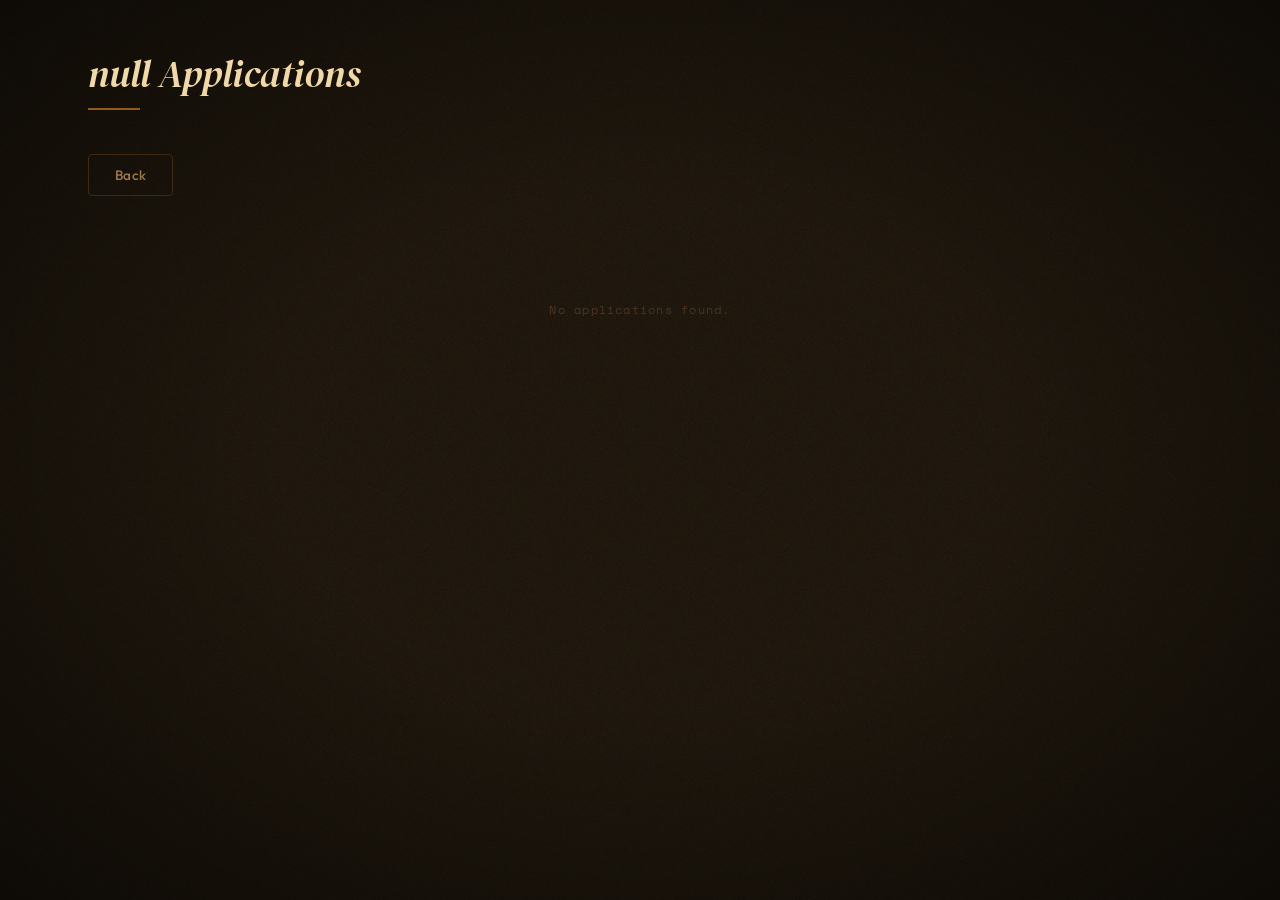
<file: src/main/resources/static/company-applications.html>
<!DOCTYPE html>
<html lang="en">
<head>
    <meta charset="UTF-8">
    <title>Company Applications</title>
    <link rel="stylesheet" href="css/company-applications.css">
</head>
<body>
<div class="dashboard-container">
    <h1 id="companyTitle"></h1>
    <button onclick="goBack()">Back</button>
    <div id="studentApplications"></div>
</div>
<script>
    let companyName = localStorage.getItem("selectedCompany");
    document.getElementById("companyTitle").innerText = companyName + " Applications";
    fetch("http://localhost:8081/applications/all")
        .then(response => response.json())
        .then(data => {
            let output = "";
            data.forEach(app => {
                if(app.company.companyName === companyName){
                    output +=
                        "<div class='company-card'>"
                        + "<h2>"
                        + app.student.name
                        + "</h2>"
                        + "<p> "
                        + app.student.email
                        + "</p>"
                        + "<p> "
                        + app.student.degree
                        + "</p>"
                        + "<p> "
                        + app.student.department
                        + "</p>"
                        + "<p> "
                        + app.student.cgpa
                        + "</p>"
                        + "<p> "
                        + app.student.phoneNumber
                        + "</p>"
                        + "<p> "
                        + app.status
                        + "</p>"
                        + "<br>"
                        + "<select id='status"
                        + app.id +
                        "'>"
                        + "<option "
                        + (app.status === 'PENDING'
                            ? 'selected' : '')
                        + ">PENDING</option>"
                        + "<option "
                        + (app.status === 'SHORTLISTED'
                            ? 'selected' : '')
                        + ">SHORTLISTED</option>"
                        + "<option "
                        + (app.status === 'SELECTED'
                            ? 'selected' : '')
                        + ">SELECTED</option>"
                        + "<option "
                        + (app.status === 'REJECTED'
                            ? 'selected' : '')
                        + ">REJECTED</option>"
                        + "</select>"
                        + "<br><br>"
                        + "<button onclick='updateStatus("
                        + app.id +
                        ")'>Update Status</button>"
                        + "</div>";
                }
            });
            document.getElementById("studentApplications").innerHTML = output;
        });
    function updateStatus(applicationId) {

        let status =
            document.getElementById(
                "status" + applicationId
            ).value;

        fetch(
            "http://localhost:8081/applications/update-status/" + applicationId,
            {
                method: "PUT",
                headers: {
                    "Content-Type": "application/json"
                },
                body: JSON.stringify({
                    status: status
                })
            }
        )
            .then(response => response.text())
            .then(data => {
                alert("Status Updated Successfully");
                location.reload();
            })
            .catch(error => {
                console.log(error);
                alert("Error Updating Status");
            });
    }
    function goBack(){
        window.history.back();
    }
</script>
</body>
</html>
</file>
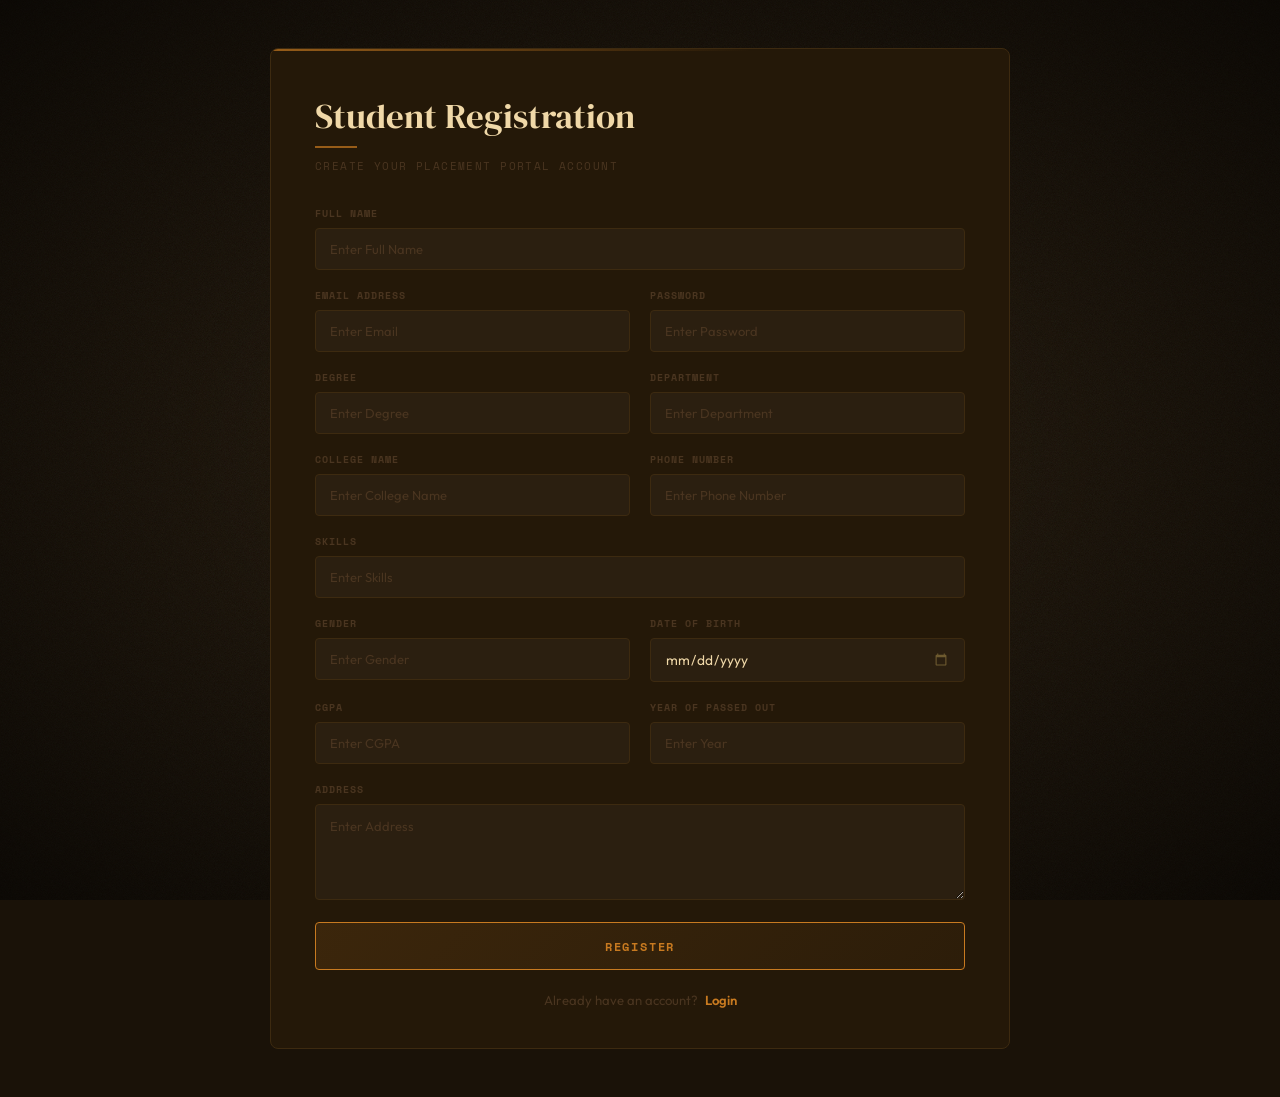
<file: src/main/resources/static/registration.html>
<!DOCTYPE html>
<html lang="en">
<head>
    <meta charset="UTF-8">
    <meta name="viewport" content="width=device-width, initial-scale=1.0">
    <title>Student Registration</title>
    <link rel="stylesheet" href="css/registration.css">
</head>
<body>
<div class="register-container">
    <div class="register-card">
        <h1>Student Registration</h1>
        <p class="sub-text">Create your placement portal account</p>
        <div class="form-grid">

            <div class="input-box">
                <label>Full Name</label>
                <input type="text" id="name" placeholder="Enter Full Name">
            </div>
            <div class="input-box">
                <label>Email Address</label>
                <input type="email" id="email" placeholder="Enter Email">
            </div>
            <div class="input-box">
                <label>Password</label>
                <input type="password" id="password" placeholder="Enter Password">
            </div>
            <div class="input-box">
                <label>Degree</label>
                <input type="text" id="degree" placeholder="Enter Degree">
            </div>
            <div class="input-box">
                <label>Department</label>
                <input type="text" id="department" placeholder="Enter Department">
            </div>
            <div class="input-box">
                <label>College Name</label>
                <input type="text" id="college" placeholder="Enter College Name">
            </div>
            <div class="input-box">
                <label>Phone Number</label>
                <input type="text" id="phoneNumber" placeholder="Enter Phone Number">
            </div>
            <div class="input-box">
                <label>Skills</label>
                <input type="text" id="skills" placeholder="Enter Skills">
            </div>
            <div class="input-box">
                <label>Gender</label>
                <input type="text" id="gender" placeholder="Enter Gender">
            </div>
            <div class="input-box">
                <label>Date Of Birth</label>
                <input type="date" id="dob">
            </div>
            <div class="input-box">
                <label>CGPA</label>
                <input type="number" id="cgpa" placeholder="Enter CGPA">
            </div>
            <div class="input-box">
                <label>Year Of Passed Out</label>
                <input type="number" id="year" placeholder="Enter Year">
            </div>
        </div>
        <div class="input-box address-box">
            <label>Address</label>
            <textarea id="address" placeholder="Enter Address"></textarea>
        </div>
        <button onclick="registerStudent()">Register</button>
        <p class="login-text">Already have an account? <a href="index.html">Login</a></p>
    </div>
</div>
<script>
    function registerStudent() {

        let studentName = document.getElementById("name").value;
        let studentEmail = document.getElementById("email").value;
        let password = document.getElementById("password").value;
        let degree = document.getElementById("degree").value;
        let department = document.getElementById("department").value;
        let college = document.getElementById("college").value;
        let phoneNumber = document.getElementById("phoneNumber").value;
        let skills = document.getElementById("skills").value;
        let gender = document.getElementById("gender").value;
        let dob = document.getElementById("dob").value;
        let cgpa = document.getElementById("cgpa").value;
        let year = document.getElementById("year").value;
        let address = document.getElementById("address").value;

        if(
            studentName === "" ||
            studentEmail === "" ||
            password === "" ||
            degree === "" ||
            department === "" ||
            college === "" ||
            phoneNumber === "" ||
            skills === "" ||
            gender === "" ||
            dob === "" ||
            cgpa === "" ||
            year === "" ||
            address === ""
        ){
            alert(
                "Please Fill All Fields"
            );
            return;
        }
        fetch(
            "http://localhost:8081/students/register",
            {
                method: "POST",
                headers: {
                    "Content-Type":
                        "application/json"
                },
                body: JSON.stringify({
                    name: studentName,
                    email: studentEmail,
                    password: password,
                    degree: degree,
                    department: department,
                    college: college,
                    phoneNumber: phoneNumber,
                    skills: skills,
                    gender: gender,
                    dateOfBirth: dob,
                    cgpa: cgpa,
                    year_Of_PassedOut: year,
                    address: address
                })
            }
        )
            .then(response => response.json())
            .then(data => {
                alert(
                    "Student Registered Successfully"
                );
                window.location.href = "index.html";
            });
    }
</script>
</body>
</html>
</file>
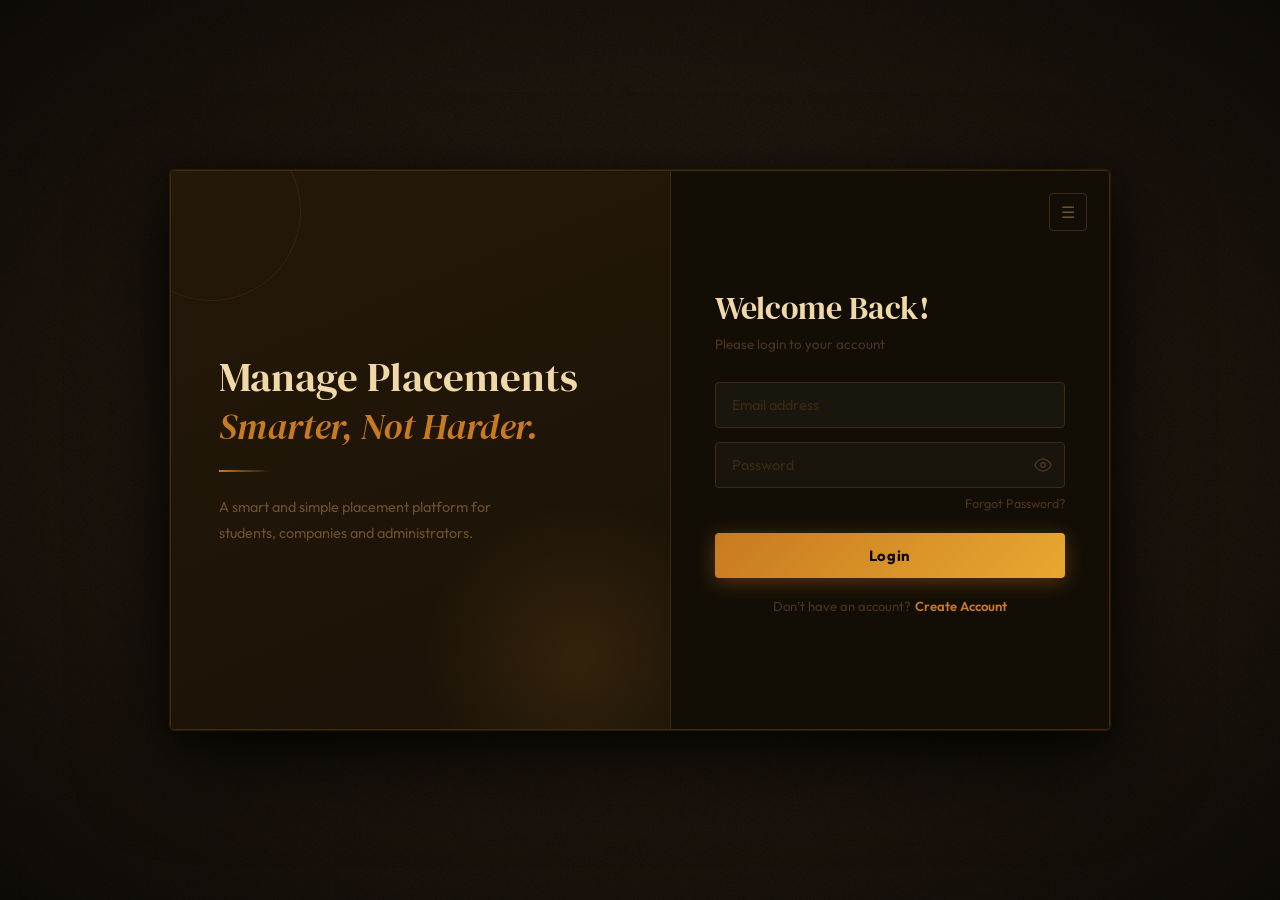
<file: src/main/resources/static/student-dashboard.html>
<!DOCTYPE html>
    <html lang="en">
    <head>
        <meta charset="UTF-8">
        <title>Student Dashboard</title>
        <link rel="stylesheet" href="css/student-dashboard.css">
    </head>
    <body>
    <div class="main-container">
        <!-- LEFT PANEL -->
        <div class="left-panel">
            <h1>Student Details</h1>
            <div class="student-card">
                <h2 id="studentName"></h2>
                <p><b>Email:</b><span id="email"></span></p>
                <p><b>Degree:</b><span id="degree"></span></p>
                <p><b>Department:</b><span id="department"></span></p>
                <p><b>College:</b><span id="college"></span></p>
                <p><b>Phone:</b><span id="phone"></span></p>
                <p><b>Skills:</b><span id="skills"></span></p>
                <p><b>CGPA:</b><span id="cgpa"></span></p>
                <p><b>Year-Of-PassedOut:</b><span id="year"></span></p>
                <p><b>Gender:</b><span id="gender"></span></p>
                <p><b>DOB:</b><span id="dob"></span></p>
                <p><b>Address:</b><span id="address"></span></p>
            </div>
        </div>
        <!-- RIGHT PANEL -->
        <div class="right-panel">
            <h1>Dashboard</h1>
            <div class="dashboard-buttons">
                <button onclick="window.location.href='companies.html'">View Companies</button>
                <button onclick="window.location.href='applied-companies.html'">Applied Companies</button>
                <button onclick="window.location.href='update-profile.html'">Update Profile</button>
                <button onclick="logout()">Logout</button>
            </div>
        </div>
    </div>

    <script>

        "use strict";

        /* ═══════════════════════════════════════════
           AUTH GUARD
        ═══════════════════════════════════════════ */
        (function () {
            if (!localStorage.getItem("studentEmail")) {
                alert("Please Login First");
                window.location.replace("index.html");
            }
        })();

        /* ═══════════════════════════════════════════
           HISTORY GUARD — push ONE state
           (Modal is non-blocking so Chrome will NOT
            drain the stack unlike confirm())
        ═══════════════════════════════════════════ */
        history.pushState({ guard: true }, "", window.location.href);

        window.addEventListener("popstate", function () {
            // Push state back immediately — user stays on this page
            history.pushState({ guard: true }, "", window.location.href);
            // Show custom modal instead of confirm()
            showLogoutModal("backbutton");
        });

        /* ═══════════════════════════════════════════
           BFCACHE GUARD
        ═══════════════════════════════════════════ */
        window.addEventListener("pageshow", function (e) {
            if (e.persisted && !localStorage.getItem("studentEmail")) {
                window.location.replace("index.html");
            }
        });

        /* ═══════════════════════════════════════════
           INJECT MODAL INTO PAGE
        ═══════════════════════════════════════════ */
        var modalHTML =
            '<div id="modal-overlay">' +
            '<div id="modal-box">' +
            '<div class="modal-icon">🔒</div>' +
            '<h3>Leave Dashboard?</h3>' +
            '<p id="modal-message"></p>' +
            '<div class="modal-actions">' +
            '<button id="btn-stay">Stay</button>' +
            '<button id="btn-logout">Logout</button>' +
            '</div>' +
            '</div>' +
            '</div>';

        document.body.insertAdjacentHTML("afterbegin", modalHTML);

        var overlay   = document.getElementById("modal-overlay");
        var btnStay   = document.getElementById("btn-stay");
        var btnLogout = document.getElementById("btn-logout");
        var modalMsg  = document.getElementById("modal-message");

        /* ═══════════════════════════════════════════
           MODAL FUNCTIONS
        ═══════════════════════════════════════════ */
        function showLogoutModal(trigger) {
            modalMsg.textContent = (trigger === "backbutton")
                ? "You pressed the back button. Do you want to logout and return to the login page?"
                : "Are you sure you want to logout from your account?";
            overlay.classList.add("show");
            btnLogout.focus();
        }

        function hideModal() {
            overlay.classList.remove("show");
        }

        // Stay button
        btnStay.addEventListener("click", hideModal);

        // Logout button
        btnLogout.addEventListener("click", performLogout);

        // Click outside modal box to close
        overlay.addEventListener("click", function (e) {
            if (e.target === overlay) hideModal();
        });

        // Escape key to close
        document.addEventListener("keydown", function (e) {
            if (e.key === "Escape") hideModal();
        });

        /* ═══════════════════════════════════════════
           LOAD STUDENT DATA
        ═══════════════════════════════════════════ */
        var studentEmail = localStorage.getItem("studentEmail");

        fetch("http://localhost:8081/students/email/" + encodeURIComponent(studentEmail))
            .then(function (res) {
                if (!res.ok) throw new Error("HTTP " + res.status);
                return res.json();
            })
            .then(function (s) {
                document.getElementById("studentName").innerText = s.name              || "";
                document.getElementById("email").innerText       = s.email             || "";
                document.getElementById("degree").innerText      = s.degree            || "";
                document.getElementById("department").innerText  = s.department        || "";
                document.getElementById("college").innerText     = s.college           || "";
                document.getElementById("phone").innerText       = s.phoneNumber       || "";
                document.getElementById("skills").innerText      = s.skills            || "";
                document.getElementById("cgpa").innerText        = s.cgpa              || "";
                document.getElementById("year").innerText        = s.year_Of_PassedOut || "";
                document.getElementById("gender").innerText      = s.gender            || "";
                document.getElementById("dob").innerText         = s.dateOfBirth       || "";
                document.getElementById("address").innerText     = s.address           || "";
            })
            .catch(function (err) {
                console.error("Failed to load student data:", err);
            });

        /* ═══════════════════════════════════════════
           LOGOUT BUTTON (your existing onclick)
        ═══════════════════════════════════════════ */
        function logout() {
            showLogoutModal("button");
        }

        /* ═══════════════════════════════════════════
           PERFORM LOGOUT
        ═══════════════════════════════════════════ */
        function performLogout() {
            localStorage.clear();
            sessionStorage.clear();

            document.cookie.split(";").forEach(function (c) {
                var name = c.split("=")[0].trim();
                document.cookie = name + "=;expires=Thu, 01 Jan 1970 00:00:00 UTC;path=/";
            });

            // Kill any further popstate events
            window.onpopstate = null;

            // Overwrite dashboard history entry THEN navigate
            history.replaceState(null, "", "index.html");
            window.location.replace("index.html");
        }

    </script>
    </body>
    </html>
</file>
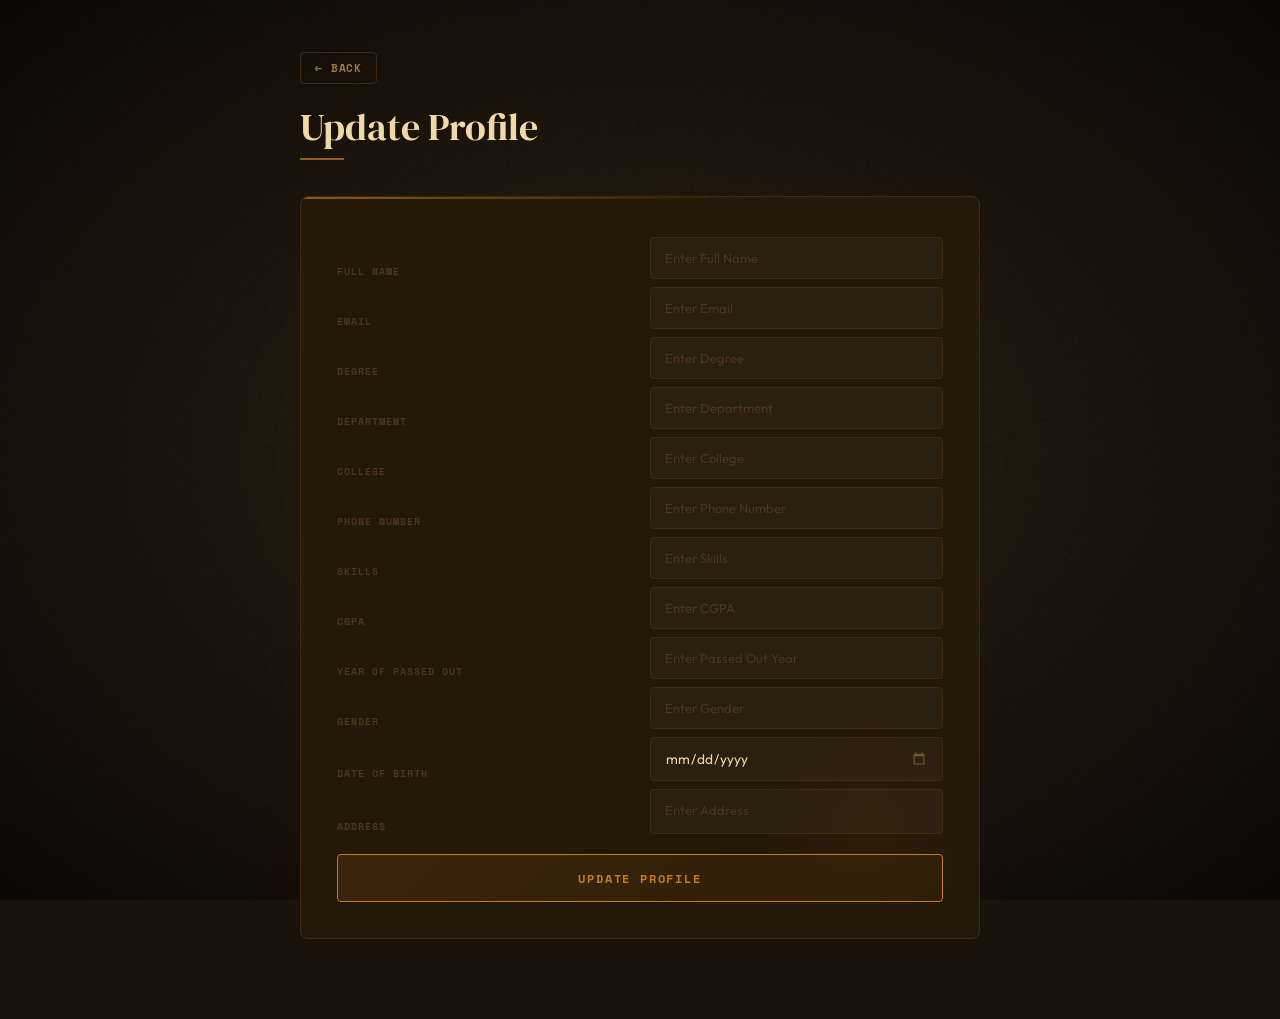
<file: src/main/resources/static/update-profile.html>
<!DOCTYPE html>
<html lang="en">
<head>
    <meta charset="UTF-8">
    <title>Update Profile</title>
    <link rel="stylesheet" href="css/update-profile.css">
</head>
<body>
<div class="update-container">
    <button class="back-btn" onclick="goBack()">← Back</button>
    <h1>Update Profile</h1>
    <div class="form-box">
        <label for="name">Full Name</label>
        <input type="text" id="name" placeholder="Enter Full Name">
        <label for="email">Email</label>
        <input type="email" id="email" placeholder="Enter Email">
        <label for="degree">Degree</label>
        <input type="text" id="degree" placeholder="Enter Degree">
        <label for="department">Department</label>
        <input type="text" id="department" placeholder="Enter Department">
        <label for="college">College</label>
        <input type="text" id="college" placeholder="Enter College">
        <label for="phone">Phone Number</label>
        <input type="text" id="phone" placeholder="Enter Phone Number">
        <label for="skills">Skills</label>
        <input type="text" id="skills" placeholder="Enter Skills">
        <label for="cgpa">CGPA</label>
        <input type="text" id="cgpa" placeholder="Enter CGPA">
        <label for="year">Year Of Passed Out</label>
        <input type="text" id="year" placeholder="Enter Passed Out Year">
        <label for="gender">Gender</label>
        <input type="text" id="gender" placeholder="Enter Gender">
        <label for="dob">Date Of Birth</label>
        <input type="date" id="dob">
        <label for="address">Address</label>
        <textarea id="address" placeholder="Enter Address"></textarea>
        <button onclick="updateProfile()">Update Profile</button>
    </div>
</div>
<script>
    let email = localStorage.getItem("studentEmail");
    fetch("http://localhost:8081/students/email/" + email)
        .then(response => response.json())
        .then(student => {
            localStorage.setItem("studentId", student.id);
            document.getElementById("name").value = student.name;
            document.getElementById("email").value = student.email;
            document.getElementById("degree").value = student.degree;
            document.getElementById("department").value = student.department;
            document.getElementById("college").value = student.college;
            document.getElementById("phone").value = student.phoneNumber;
            document.getElementById("skills").value = student.skills;
            document.getElementById("cgpa").value = student.cgpa;
            document.getElementById("year").value = student.year_Of_PassedOut;
            document.getElementById("gender").value = student.gender;
            document.getElementById("dob").value = student.dateOfBirth;
            document.getElementById("address").value = student.address;
        });
    function updateProfile() {
        let studentId = localStorage.getItem("studentId");
        fetch("http://localhost:8081/students/update/" + studentId,
            {
                method: "PUT",
                headers: {
                    "Content-Type": "application/json"
                },
                body: JSON.stringify({
                    name: document.getElementById("name").value,
                    email: document.getElementById("email").value,
                    degree: document.getElementById("degree").value,
                    department: document.getElementById("department").value,
                    college: document.getElementById("college").value,
                    phoneNumber: document.getElementById("phone").value,
                    skills: document.getElementById("skills").value,
                    cgpa: document.getElementById("cgpa").value,
                    year_Of_PassedOut: document.getElementById("year").value,
                    gender: document.getElementById("gender").value,
                    dateOfBirth: document.getElementById("dob").value,
                    address: document.getElementById("address").value
                })
            })
            .then(response => response.json())
            .then(data => {
                alert("Profile Updated Successfully");
                localStorage.setItem(
                    "studentEmail",
                    document.getElementById("email").value
                );
                window.location.href = "student-dashboard.html";
            });
    }
    function goBack() {
        window.history.back();
    }
</script>

</body>
</html>
</file>
<file: src/main/resources/static/css/index.css>
/* ============================================
   PLACEMENT MANAGEMENT SYSTEM — EARTHY WARM
   Dark brown-black · amber-gold · DM Serif · textured
   ============================================ */

@import url('https://fonts.googleapis.com/css2?family=DM+Serif+Display:ital@0;1&family=Outfit:wght@300;400;500;600;700&family=Space+Mono:wght@400;700&display=swap');

/* ── TOKENS ── */
:root {
    --bg-deep:       #1a1208;
    --bg-panel-l:    #241808;
    --bg-panel-r:    #120e06;
    --border-col:    #3d2a10;
    --border-hover:  #c87a20;
    --accent-gold:   #c87a20;
    --accent-light:  #e8a830;
    --text-heading:  #f0d8a8;
    --text-body:     #6b5030;
    --text-muted:    #4a3520;
    --text-input:    #f0d8a8;
    --input-bg:      rgba(255, 255, 255, 0.03);
    --radius:        4px;
    --transition:    0.22s cubic-bezier(0.4, 0, 0.2, 1);
}

/* ── RESET ── */
*, *::before, *::after { box-sizing: border-box; margin: 0; padding: 0; }

/* ── BODY ── */
body {
    font-family: 'Outfit', sans-serif;
    background: var(--bg-deep);
    min-height: 100vh;
    display: flex;
    align-items: center;
    justify-content: center;
    overflow: hidden;
    position: relative;
}

/* ── NOISE TEXTURE OVERLAY ── */
body::before {
    content: '';
    position: fixed;
    inset: 0;
    pointer-events: none;
    opacity: 0.07;
    z-index: 0;
    background-image: url("data:image/svg+xml,%3Csvg viewBox='0 0 256 256' xmlns='http://www.w3.org/2000/svg'%3E%3Cfilter id='n'%3E%3CfeTurbulence type='fractalNoise' baseFrequency='0.9' numOctaves='4'/%3E%3C/filter%3E%3Crect width='100%25' height='100%25' filter='url(%23n)'/%3E%3C/svg%3E");
    background-size: 180px 180px;
}

/* ── VIGNETTE ── */
body::after {
    content: '';
    position: fixed;
    inset: 0;
    pointer-events: none;
    z-index: 0;
    background: radial-gradient(ellipse at center, transparent 40%, rgba(0,0,0,0.55) 100%);
}

/* ── MAIN CONTAINER ── */
.main-container {
    display: flex;
    width: min(940px, 95vw);
    min-height: 560px;
    border: 1px solid var(--border-col);
    border-radius: var(--radius);
    overflow: hidden;
    box-shadow:
            0 0 0 1px #2a1a08,
            0 30px 90px rgba(0, 0, 0, 0.75),
            0 8px 32px rgba(0, 0, 0, 0.5);
    position: relative;
    z-index: 1;
    animation: rise 0.65s cubic-bezier(0.4, 0, 0.2, 1) both;
}

@keyframes rise {
    from { opacity: 0; transform: translateY(28px) scale(0.98); }
    to   { opacity: 1; transform: translateY(0) scale(1); }
}

/* ── LEFT PANEL ── */
.left-panel {
    flex: 1.15;
    padding: 56px 48px;
    background: linear-gradient(158deg, var(--bg-panel-l) 0%, var(--bg-deep) 100%);
    border-right: 1px solid var(--border-col);
    display: flex;
    flex-direction: column;
    justify-content: center;
    position: relative;
    overflow: hidden;
}

/* warm glow orb */
.left-panel::before {
    content: '';
    position: absolute;
    width: 320px;
    height: 320px;
    border-radius: 50%;
    background: radial-gradient(circle, rgba(210, 140, 30, 0.13), transparent 70%);
    bottom: -90px;
    right: -70px;
    pointer-events: none;
}

/* decorative ring */
.left-panel::after {
    content: '';
    position: absolute;
    width: 180px;
    height: 180px;
    border-radius: 50%;
    border: 1px solid rgba(200, 122, 32, 0.12);
    top: -50px;
    left: -50px;
    pointer-events: none;
}

.left-panel h1 {
    font-family: 'DM Serif Display', serif;
    font-size: clamp(2rem, 3.2vw, 2.9rem);
    font-weight: 400;
    line-height: 1.18;
    color: var(--text-heading);
    margin-bottom: 0;
    position: relative;
    z-index: 1;
}

/* italic gold sub-line */
.left-panel h1 span {
    display: block;
    font-style: italic;
    color: var(--accent-gold);
    font-size: 0.88em;
    margin-top: 4px;
    font-family: 'DM Serif Display', serif;
}

/* gold ornament after heading */
.left-panel h1::after {
    content: '';
    display: block;
    width: 52px;
    height: 2px;
    background: linear-gradient(90deg, var(--accent-gold), transparent);
    margin: 22px 0;
}

.left-panel p {
    font-size: 0.9rem;
    color: var(--text-body);
    line-height: 1.82;
    max-width: 290px;
    position: relative;
    z-index: 1;
}

/* ── RIGHT PANEL ── */
.right-panel {
    flex: 1;
    padding: 48px 44px;
    background: var(--bg-panel-r);
    display: flex;
    flex-direction: column;
    justify-content: center;
    position: relative;
}

/* ── PROFILE MENU ── */
.profile-menu {
    position: absolute;
    top: 22px;
    right: 22px;
}

.profile-btn {
    width: 38px;
    height: 38px;
    border-radius: var(--radius);
    border: 1px solid var(--border-col);
    background: transparent;
    color: var(--text-body);
    font-size: 1rem;
    cursor: pointer;
    transition: var(--transition);
    display: flex;
    align-items: center;
    justify-content: center;
}

.profile-btn:hover {
    border-color: var(--accent-gold);
    color: var(--accent-gold);
    box-shadow: 0 0 10px rgba(200, 122, 32, 0.2);
}

.dropdown {
    display: none;
    position: absolute;
    right: 0;
    top: calc(100% + 8px);
    background: #1a1208;
    border: 1px solid var(--border-col);
    border-radius: var(--radius);
    min-width: 130px;
    box-shadow: 0 12px 32px rgba(0, 0, 0, 0.55);
    overflow: hidden;
    animation: dropIn 0.15s ease both;
    z-index: 10;
}

@keyframes dropIn {
    from { opacity: 0; transform: translateY(-6px); }
    to   { opacity: 1; transform: translateY(0); }
}

.dropdown a {
    display: block;
    padding: 11px 18px;
    color: var(--text-body);
    text-decoration: none;
    font-size: 0.85rem;
    font-family: 'Outfit', sans-serif;
    transition: var(--transition);
}

.dropdown a:hover {
    background: rgba(200, 122, 32, 0.1);
    color: var(--accent-gold);
}

/* ── HEADINGS ── */
.right-panel h1 {
    font-family: 'DM Serif Display', serif;
    font-size: 2rem;
    font-weight: 400;
    color: var(--text-heading);
    margin-bottom: 6px;
}

.sub-text {
    font-size: 0.84rem;
    color: var(--text-muted);
    margin-bottom: 30px;
}

/* ── INPUTS ── */
.right-panel input[type="email"],
.right-panel input[type="password"] {
    width: 100%;
    padding: 13px 16px;
    margin-bottom: 14px;
    background: var(--input-bg);
    border: 1px solid var(--border-col);
    border-radius: var(--radius);
    color: var(--text-input);
    font-family: 'Outfit', sans-serif;
    font-size: 0.9rem;
    outline: none;
    transition: var(--transition);
}

.right-panel input::placeholder {
    color: #3d2a10;
}

.right-panel input[type="email"]:focus,
.right-panel input[type="password"]:focus {
    border-color: var(--accent-gold);
    background: rgba(210, 140, 30, 0.06);
    box-shadow: 0 0 0 3px rgba(200, 122, 32, 0.12);
}

/* ── LOGIN BUTTON ── */
.login-btn {
    width: 100%;
    padding: 13px 20px;
    margin-top: 6px;
    margin-bottom: 20px;
    border: none;
    border-radius: var(--radius);
    background: linear-gradient(135deg, var(--accent-gold) 0%, var(--accent-light) 100%);
    color: #0c0800;
    font-family: 'Outfit', sans-serif;
    font-size: 0.93rem;
    font-weight: 700;
    letter-spacing: 0.05em;
    cursor: pointer;
    transition: var(--transition);
    position: relative;
    overflow: hidden;
    box-shadow: 0 4px 20px rgba(200, 120, 30, 0.38);
}

.login-btn::before {
    content: '';
    position: absolute;
    inset: 0;
    background: linear-gradient(135deg, rgba(255,255,255,0.12), transparent);
    opacity: 0;
    transition: var(--transition);
}

.login-btn:hover {
    transform: translateY(-2px);
    box-shadow: 0 8px 30px rgba(200, 122, 32, 0.55);
}

.login-btn:hover::before { opacity: 1; }
.login-btn:active { transform: translateY(0); }

/* ── SOCIAL BUTTONS ── */
/*.social-login {*/
/*    display: flex;*/
/*    gap: 10px;*/
/*    margin-bottom: 22px;*/
/*}*/

/*.social-btn {*/
/*    flex: 1;*/
/*    padding: 11px;*/
/*    border: 1px solid var(--border-col);*/
/*    border-radius: var(--radius);*/
/*    background: transparent;*/
/*    color: var(--text-muted);*/
/*    font-family: 'Outfit', sans-serif;*/
/*    font-size: 0.84rem;*/
/*    font-weight: 500;*/
/*    cursor: pointer;*/
/*    transition: var(--transition);*/
/*}*/

/*.social-btn:hover {*/
/*    border-color: var(--accent-gold);*/
/*    color: var(--accent-gold);*/
/*    background: rgba(200, 122, 32, 0.07);*/
/*}*/

/* ── SIGNUP TEXT ── */
.signup-text {
    text-align: center;
    font-size: 0.82rem;
    color: var(--text-muted);
}

.signup-text a {
    color: var(--accent-gold);
    text-decoration: none;
    font-weight: 600;
    margin-left: 4px;
    transition: var(--transition);
}

.signup-text a:hover {
    color: var(--accent-light);
    text-shadow: 0 0 8px rgba(232, 168, 48, 0.4);
}

/* ── RESPONSIVE ── */
@media (max-width: 680px) {
    .main-container {
        flex-direction: column;
        min-height: unset;
        width: 100%;
        border-radius: 0;
        border-left: none;
        border-right: none;
    }

    .left-panel {
        padding: 40px 28px 32px;
        border-right: none;
        border-bottom: 1px solid var(--border-col);
    }

    .right-panel {
        padding: 36px 28px 48px;
    }
}/* ── PASSWORD WRAPPER ── */
.password-wrapper {
    position: relative;
    width: 100%;
    margin-bottom: 14px;
}

/* remove margin from input since wrapper handles it */
.password-wrapper input[type="password"],
.password-wrapper input[type="text"] {
    width: 100%;
    padding: 13px 44px 13px 16px;
    margin-bottom: 0;
    background: var(--input-bg);
    border: 1px solid var(--border-col);
    border-radius: var(--radius);
    color: var(--text-input);
    font-family: 'Outfit', sans-serif;
    font-size: 0.9rem;
    outline: none;
    transition: var(--transition);
}

.password-wrapper input::placeholder {
    color: #3d2a10;
}

.password-wrapper input:focus {
    border-color: var(--accent-gold);
    background: rgba(210, 140, 30, 0.06);
    box-shadow: 0 0 0 3px rgba(200, 122, 32, 0.12);
}

/* ── EYE BUTTON ── */
.eye-btn {
    position: absolute;
    right: 13px;
    top: 50%;
    transform: translateY(-50%);
    background: none;
    border: none;
    cursor: pointer;
    color: var(--text-muted);
    padding: 0;
    display: flex;
    align-items: center;
    justify-content: center;
    transition: var(--transition);
    line-height: 1;
}

.eye-btn:hover {
    color: var(--accent-gold);
}

/* eye-slash — shown when password is visible */
.eye-btn.active svg {
    opacity: 0.5;
    position: relative;
}

.eye-btn.active::after {
    content: '';
    position: absolute;
    width: 2px;
    height: 22px;
    background: var(--accent-gold);
    border-radius: 2px;
    transform: rotate(45deg);
    pointer-events: none;
}
/* ── PASSWORD WRAPPER ── */
.password-wrapper {
    position: relative;
    width: 100%;
    margin-bottom: 14px;
}

.password-wrapper input[type="password"],
.password-wrapper input[type="text"] {
    width: 100%;
    padding: 13px 44px 13px 16px;
    margin-bottom: 0;
    background: var(--input-bg);
    border: 1px solid var(--border-col);
    border-radius: var(--radius);
    color: var(--text-input);
    font-family: 'Outfit', sans-serif;
    font-size: 0.9rem;
    outline: none;
    transition: var(--transition);
}

.password-wrapper input::placeholder { color: #3d2a10; }

.password-wrapper input:focus {
    border-color: var(--accent-gold);
    background: rgba(210, 140, 30, 0.06);
    box-shadow: 0 0 0 3px rgba(200, 122, 32, 0.12);
}

.eye-btn {
    position: absolute;
    right: 13px;
    top: 50%;
    transform: translateY(-50%);
    background: none;
    border: none;
    cursor: pointer;
    color: var(--text-muted);
    padding: 0;
    display: flex;
    align-items: center;
    transition: var(--transition);
}

.eye-btn:hover { color: var(--accent-gold); }

.eye-btn.active { color: var(--accent-gold); opacity: 0.5; }

/* ── FORGOT LINK ── */
.forgot-row {
    display: flex;
    justify-content: flex-end;
    margin-bottom: 16px;
    margin-top: -6px;
}

.forgot-link {
    font-size: 0.78rem;
    color: var(--text-muted);
    text-decoration: none;
    transition: var(--transition);
}

.forgot-link:hover { color: var(--accent-gold); }

/* ── FORGOT MODAL ── */
#forgot-overlay {
    display: none;
    position: fixed;
    inset: 0;
    background: rgba(0, 0, 0, 0.65);
    backdrop-filter: blur(5px);
    z-index: 9999;
    align-items: center;
    justify-content: center;
}

#forgot-overlay.show { display: flex; }

#forgot-box {
    background: var(--bg-panel-l);
    border: 1px solid var(--border-col);
    border-radius: 6px;
    padding: 44px 40px;
    max-width: 400px;
    width: 90%;
    text-align: center;
    box-shadow: 0 24px 60px rgba(0,0,0,0.7), 0 0 0 1px rgba(200,122,32,0.1);
    animation: modalIn 0.25s cubic-bezier(0.22, 1, 0.36, 1);
    position: relative;
}

#forgot-box::after {
    content: '';
    position: absolute;
    top: 0; left: 0; right: 0;
    height: 1px;
    background: linear-gradient(90deg, var(--accent-gold), transparent 60%);
    opacity: 0.6;
}

@keyframes modalIn {
    from { opacity: 0; transform: scale(0.93) translateY(16px); }
    to   { opacity: 1; transform: scale(1) translateY(0); }
}

.forgot-icon { font-size: 2rem; margin-bottom: 14px; }

#forgot-box h3 {
    font-family: 'DM Serif Display', serif;
    font-size: 1.5rem;
    font-weight: 400;
    color: var(--text-heading);
    margin-bottom: 8px;
}

#forgot-box > p {
    font-size: 0.82rem;
    color: var(--text-muted);
    line-height: 1.65;
    margin-bottom: 24px;
}

.forgot-step input {
    width: 100%;
    padding: 12px 16px;
    background: var(--input-bg);
    border: 1px solid var(--border-col);
    border-radius: var(--radius);
    color: var(--text-input);
    font-family: 'Outfit', sans-serif;
    font-size: 0.88rem;
    outline: none;
    transition: var(--transition);
    margin-bottom: 12px;
}

.forgot-step input::placeholder { color: var(--text-muted); }

.forgot-step input:focus {
    border-color: var(--accent-gold);
    background: rgba(210,140,30,0.06);
    box-shadow: 0 0 0 3px rgba(200,122,32,0.12);
}

.forgot-btn-primary {
    width: 100%;
    padding: 12px;
    background: linear-gradient(135deg, var(--accent-gold), var(--accent-light));
    border: none;
    border-radius: var(--radius);
    color: #0c0800;
    font-family: 'Outfit', sans-serif;
    font-size: 0.9rem;
    font-weight: 700;
    cursor: pointer;
    transition: var(--transition);
    margin-bottom: 10px;
    box-shadow: 0 4px 16px rgba(200,122,32,0.35);
}

.forgot-btn-primary:hover {
    transform: translateY(-1px);
    box-shadow: 0 8px 24px rgba(200,122,32,0.5);
}

.forgot-btn-cancel {
    width: 100%;
    padding: 10px;
    background: transparent;
    border: 1px solid var(--border-col);
    border-radius: var(--radius);
    color: var(--text-muted);
    font-family: 'Outfit', sans-serif;
    font-size: 0.84rem;
    cursor: pointer;
    transition: var(--transition);
    margin-top: 6px;
}

.forgot-btn-cancel:hover {
    border-color: var(--border-hover);
    color: var(--text-heading);
}

#forgot-msg {
    font-size: 0.8rem;
    min-height: 20px;
    margin-bottom: 8px;
    line-height: 1.5;
}

.msg-error   { color: #e07070; }
.msg-success { color: var(--accent-light); }
</file>
<file: src/main/resources/static/css/add-company.css>
/* ============================================
   PLACEMENT MANAGEMENT SYSTEM — EARTHY WARM
   Add Company Form · Dark brown-black · amber-gold
   ============================================ */

@import url('https://fonts.googleapis.com/css2?family=DM+Serif+Display:ital@0;1&family=Outfit:wght@300;400;500;600;700&family=Space+Mono:wght@400;700&display=swap');

/* ── TOKENS ── */
:root {
    --bg-deep:       #1a1208;
    --bg-panel-l:    #241808;
    --bg-panel-r:    #120e06;
    --border-col:    #3d2a10;
    --border-hover:  #c87a20;
    --accent-gold:   #c87a20;
    --accent-light:  #e8a830;
    --text-heading:  #f0d8a8;
    --text-body:     #a07848;
    --text-muted:    #4a3520;
    --text-input:    #f0d8a8;
    --input-bg:      rgba(255, 255, 255, 0.03);
    --radius:        4px;
    --transition:    0.22s cubic-bezier(0.4, 0, 0.2, 1);
}

/* ── RESET ── */
*, *::before, *::after { box-sizing: border-box; margin: 0; padding: 0; }

/* ── BODY ── */
body {
    font-family: 'Outfit', sans-serif;
    background: var(--bg-deep);
    min-height: 100vh;
    position: relative;
    overflow-y: auto;
    overflow-x: hidden;
    display: flex;
    align-items: flex-start;
    justify-content: center;
}

/* ── NOISE TEXTURE ── */
body::before {
    content: '';
    position: fixed;
    inset: 0;
    pointer-events: none;
    opacity: 0.07;
    z-index: 0;
    background-image: url("data:image/svg+xml,%3Csvg viewBox='0 0 256 256' xmlns='http://www.w3.org/2000/svg'%3E%3Cfilter id='n'%3E%3CfeTurbulence type='fractalNoise' baseFrequency='0.9' numOctaves='4'/%3E%3C/filter%3E%3Crect width='100%25' height='100%25' filter='url(%23n)'/%3E%3C/svg%3E");
    background-size: 180px 180px;
}

/* ── VIGNETTE ── */
body::after {
    content: '';
    position: fixed;
    inset: 0;
    pointer-events: none;
    z-index: 0;
    background: radial-gradient(ellipse at center, transparent 40%, rgba(0,0,0,0.55) 100%);
}

/* ── DASHBOARD CONTAINER ── */
.dashboard-container {
    width: 100%;
    max-width: 780px;
    margin: 0 auto;
    padding: 52px 48px 80px;
    position: relative;
    z-index: 1;
    animation: rise 0.55s cubic-bezier(0.4, 0, 0.2, 1) both;
}

@keyframes rise {
    from { opacity: 0; transform: translateY(20px); }
    to   { opacity: 1; transform: translateY(0); }
}

/* ── PAGE HEADING ── */
.dashboard-container > h1 {
    font-family: 'DM Serif Display', serif;
    font-size: clamp(1.8rem, 3vw, 2.5rem);
    font-weight: 400;
    color: var(--text-heading);
    line-height: 1.1;
    margin-bottom: 10px;
}

.dashboard-container > h1::after {
    content: '';
    display: block;
    width: 48px;
    height: 2px;
    background: var(--accent-gold);
    margin-top: 10px;
    opacity: 0.7;
}

/* ── FORM CARD ── */
.company-form {
    margin-top: 36px;
    background: var(--bg-panel-l);
    border: 1px solid var(--border-col);
    border-radius: 6px;
    padding: 40px 36px 36px;
    display: grid;
    grid-template-columns: 1fr 1fr;
    gap: 16px;
    position: relative;
    overflow: hidden;
}

/* Gold top accent line */
.company-form::before {
    content: '';
    position: absolute;
    top: 0;
    left: 0;
    right: 0;
    height: 2px;
    background: linear-gradient(90deg, var(--accent-gold), transparent 70%);
    opacity: 0.6;
}

/* ── INPUTS ── */
.company-form input[type="text"],
.company-form input[type="number"] {
    width: 100%;
    padding: 11px 14px;
    background: var(--input-bg);
    border: 1px solid var(--border-col);
    border-radius: var(--radius);
    color: var(--text-input);
    font-family: 'Outfit', sans-serif;
    font-size: 0.87rem;
    outline: none;
    transition: var(--transition);
    -webkit-appearance: none;
    appearance: none;
}

.company-form input::placeholder {
    color: var(--text-muted);
    font-size: 0.83rem;
    letter-spacing: 0.01em;
}

.company-form input:focus {
    border-color: var(--accent-gold);
    background: rgba(210, 140, 30, 0.05);
    box-shadow: 0 0 0 3px rgba(200, 122, 32, 0.12);
}

.company-form input:hover:not(:focus) {
    border-color: #5a3e1a;
}

/* Remove number input arrows */
.company-form input[type="number"]::-webkit-outer-spin-button,
.company-form input[type="number"]::-webkit-inner-spin-button {
    -webkit-appearance: none;
    margin: 0;
}
.company-form input[type="number"] { -moz-appearance: textfield; }

/* Full-width inputs: Company Name, Skills Required */
.company-form input:first-child,
.company-form input[id="skillsRequired"] {
    grid-column: 1 / -1;
}

/* ── BUTTON ROW ── */
.company-form button {
    padding: 12px 22px;
    border-radius: var(--radius);
    font-family: 'Outfit', sans-serif;
    font-size: 0.87rem;
    font-weight: 500;
    cursor: pointer;
    transition: var(--transition);
    white-space: nowrap;
    letter-spacing: 0.02em;
    margin-top: 8px;
}

/* Save Company — primary gold */
.company-form button:first-of-type {
    background: var(--accent-gold);
    border: 1px solid var(--accent-gold);
    color: #1a1208;
    font-weight: 600;
    grid-column: 1 / 2;
}

.company-form button:first-of-type:hover {
    background: var(--accent-light);
    border-color: var(--accent-light);
    box-shadow: 0 0 18px rgba(200, 122, 32, 0.35);
    transform: translateY(-1px);
}

.company-form button:first-of-type:active {
    transform: translateY(0);
    box-shadow: none;
}

/* Back — ghost */
.company-form button:last-of-type {
    background: transparent;
    border: 1px solid var(--border-col);
    color: var(--text-body);
    grid-column: 2 / 3;
}

.company-form button:last-of-type:hover {
    border-color: var(--accent-gold);
    color: var(--accent-gold);
    background: rgba(200, 122, 32, 0.07);
}

/* ── CUSTOM SCROLLBAR ── */
::-webkit-scrollbar { width: 6px; }
::-webkit-scrollbar-track { background: var(--bg-deep); }
::-webkit-scrollbar-thumb { background: var(--border-col); border-radius: 3px; }
::-webkit-scrollbar-thumb:hover { background: var(--accent-gold); }

/* ── RESPONSIVE ── */
@media (max-width: 680px) {
    .dashboard-container {
        padding: 36px 16px 60px;
    }

    .company-form {
        grid-template-columns: 1fr;
        padding: 28px 20px 24px;
    }

    .company-form input:first-child,
    .company-form input[id="skillsRequired"],
    .company-form button:first-of-type,
    .company-form button:last-of-type {
        grid-column: 1 / -1;
    }
}
</file>
<file: src/main/resources/static/css/admin-applications.css>
/* ============================================
   PLACEMENT MANAGEMENT SYSTEM — EARTHY WARM
   Applications · Company application counts
   Dark brown-black · amber-gold · DM Serif
   ============================================ */

@import url('https://fonts.googleapis.com/css2?family=DM+Serif+Display:ital@0;1&family=Outfit:wght@300;400;500;600;700&family=Space+Mono:wght@400;700&display=swap');

/* ── TOKENS ── */
:root {
    --bg-deep:       #1a1208;
    --bg-panel-l:    #241808;
    --bg-panel-r:    #120e06;
    --border-col:    #3d2a10;
    --border-hover:  #c87a20;
    --accent-gold:   #c87a20;
    --accent-light:  #e8a830;
    --text-heading:  #f0d8a8;
    --text-body:     #a07848;
    --text-muted:    #4a3520;
    --text-input:    #f0d8a8;
    --input-bg:      rgba(255, 255, 255, 0.03);
    --radius:        4px;
    --transition:    0.22s cubic-bezier(0.4, 0, 0.2, 1);
}

/* ── RESET ── */
*, *::before, *::after { box-sizing: border-box; margin: 0; padding: 0; }

/* ── BODY ── */
body {
    font-family: 'Outfit', sans-serif;
    background: var(--bg-deep);
    min-height: 100vh;
    position: relative;
    overflow-y: auto;
    overflow-x: hidden;
}

/* ── NOISE TEXTURE ── */
body::before {
    content: '';
    position: fixed;
    inset: 0;
    pointer-events: none;
    opacity: 0.07;
    z-index: 0;
    background-image: url("data:image/svg+xml,%3Csvg viewBox='0 0 256 256' xmlns='http://www.w3.org/2000/svg'%3E%3Cfilter id='n'%3E%3CfeTurbulence type='fractalNoise' baseFrequency='0.9' numOctaves='4'/%3E%3C/filter%3E%3Crect width='100%25' height='100%25' filter='url(%23n)'/%3E%3C/svg%3E");
    background-size: 180px 180px;
}

/* ── VIGNETTE ── */
body::after {
    content: '';
    position: fixed;
    inset: 0;
    pointer-events: none;
    z-index: 0;
    background: radial-gradient(ellipse at center, transparent 40%, rgba(0,0,0,0.55) 100%);
}

/* ── DASHBOARD CONTAINER ── */
.dashboard-container {
    width: 100%;
    max-width: 1300px;
    margin: 0 auto;
    padding: 52px 48px 80px;
    position: relative;
    z-index: 1;
    animation: rise 0.55s cubic-bezier(0.4, 0, 0.2, 1) both;
}

@keyframes rise {
    from { opacity: 0; transform: translateY(20px); }
    to   { opacity: 1; transform: translateY(0); }
}

/* ── PAGE HEADING ── */
.dashboard-container > h1 {
    font-family: 'DM Serif Display', serif;
    font-size: clamp(1.9rem, 3vw, 2.7rem);
    font-weight: 400;
    color: var(--text-heading);
    line-height: 1.1;
    margin-bottom: 10px;
}

.dashboard-container > h1::after {
    content: '';
    display: block;
    width: 48px;
    height: 2px;
    background: var(--accent-gold);
    margin-top: 10px;
    opacity: 0.7;
}

/* ── DIVIDER LINE AFTER HEADING ── */
.dashboard-container > h1 + #applicationList,
#applicationList {
    margin-top: 40px;
}

/* ── APPLICATION LIST GRID ── */
#applicationList {
    display: grid;
    grid-template-columns: repeat(auto-fill, minmax(300px, 1fr));
    gap: 22px;
}

/* ── COMPANY CARD ── */
.company-card {
    background: var(--bg-panel-l);
    border: 1px solid var(--border-col);
    border-radius: 6px;
    padding: 30px 26px 24px;
    display: flex;
    flex-direction: column;
    gap: 16px;
    position: relative;
    overflow: hidden;
    transition: border-color var(--transition), box-shadow var(--transition), transform var(--transition);
    animation: cardRise 0.5s cubic-bezier(0.4, 0, 0.2, 1) both;
}

.company-card:nth-child(1) { animation-delay: 0.04s; }
.company-card:nth-child(2) { animation-delay: 0.08s; }
.company-card:nth-child(3) { animation-delay: 0.12s; }
.company-card:nth-child(4) { animation-delay: 0.16s; }
.company-card:nth-child(5) { animation-delay: 0.20s; }
.company-card:nth-child(6) { animation-delay: 0.24s; }
.company-card:nth-child(7) { animation-delay: 0.28s; }
.company-card:nth-child(8) { animation-delay: 0.32s; }

@keyframes cardRise {
    from { opacity: 0; transform: translateY(14px); }
    to   { opacity: 1; transform: translateY(0); }
}

/* Gold left bar on hover */
.company-card::before {
    content: '';
    position: absolute;
    left: 0; top: 0; bottom: 0;
    width: 3px;
    background: linear-gradient(180deg, var(--accent-gold), transparent);
    opacity: 0;
    transition: opacity var(--transition);
}

/* Top shimmer line always visible, subtle */
.company-card::after {
    content: '';
    position: absolute;
    top: 0; left: 0; right: 0;
    height: 1px;
    background: linear-gradient(90deg, var(--border-col), transparent 60%);
}

.company-card:hover {
    border-color: var(--border-hover);
    box-shadow: 0 8px 32px rgba(0,0,0,0.4), 0 0 0 1px rgba(200,122,32,0.08);
    transform: translateY(-2px);
}

.company-card:hover::before {
    opacity: 1;
}

/* ── COMPANY NAME ── */
.company-card h2 {
    font-family: 'DM Serif Display', serif;
    font-size: 1.2rem;
    font-weight: 400;
    color: var(--text-heading);
    line-height: 1.25;
    padding-bottom: 14px;
    border-bottom: 1px solid var(--border-col);
}

/* ── APPLIED STUDENTS ROW ── */
.company-card p {
    display: flex;
    align-items: center;
    justify-content: space-between;
    font-size: 0.83rem;
    color: var(--text-body);
    padding: 4px 0;
}

.company-card p strong {
    font-family: 'Space Mono', monospace;
    font-size: 0.66rem;
    font-weight: 700;
    letter-spacing: 0.08em;
    text-transform: uppercase;
    color: var(--text-muted);
}

/* The count number — make it pop */
.company-card p::after {
    content: attr(data-count);
}

/* Style the number value that follows <strong> */
.company-card p > *:last-child,
.company-card p {
    color: var(--text-body);
}

/* Override: number that appears after strong tag */
.company-card p strong + * ,
.company-card p strong ~ span,
.company-card p strong ~ text {
    font-family: 'Space Mono', monospace;
    font-size: 0.9rem;
    font-weight: 700;
    color: var(--accent-light);
}

/* Since the count is raw text node, target via flex child ordering */
.company-card p {
    gap: 10px;
    justify-content: flex-start;
}

/* ── VIEW APPLICATIONS BUTTON ── */
.company-card button {
    margin-top: auto;
    width: 100%;
    padding: 11px;
    background: transparent;
    border: 1px solid var(--accent-gold);
    border-radius: var(--radius);
    color: var(--accent-gold);
    font-family: 'Space Mono', monospace;
    font-size: 0.72rem;
    font-weight: 700;
    letter-spacing: 0.12em;
    text-transform: uppercase;
    cursor: pointer;
    transition: var(--transition);
}

.company-card button:hover {
    background: var(--accent-gold);
    color: #1a1208;
    box-shadow: 0 0 20px rgba(200, 122, 32, 0.28);
}

.company-card button:active {
    background: var(--accent-light);
    border-color: var(--accent-light);
}

/* ── BACK BUTTON ── */
.dashboard-container > button {
    margin-top: 44px;
    padding: 11px 26px;
    background: transparent;
    border: 1px solid var(--border-col);
    border-radius: var(--radius);
    color: var(--text-body);
    font-family: 'Outfit', sans-serif;
    font-size: 0.85rem;
    font-weight: 500;
    cursor: pointer;
    transition: var(--transition);
    white-space: nowrap;
    letter-spacing: 0.02em;
}

.dashboard-container > button:hover {
    border-color: var(--accent-gold);
    color: var(--accent-gold);
    background: rgba(200, 122, 32, 0.07);
}

/* ── EMPTY STATE ── */
#applicationList:empty::after {
    content: 'Loading applications…';
    display: block;
    padding: 64px;
    text-align: center;
    color: var(--text-muted);
    font-family: 'Space Mono', monospace;
    font-size: 0.78rem;
    letter-spacing: 0.1em;
    grid-column: 1 / -1;
}

/* ── CUSTOM SCROLLBAR ── */
::-webkit-scrollbar { width: 6px; }
::-webkit-scrollbar-track { background: var(--bg-deep); }
::-webkit-scrollbar-thumb { background: var(--border-col); border-radius: 3px; }
::-webkit-scrollbar-thumb:hover { background: var(--accent-gold); }

/* ── RESPONSIVE ── */
@media (max-width: 900px) {
    #applicationList {
        grid-template-columns: repeat(auto-fill, minmax(260px, 1fr));
    }
}

@media (max-width: 680px) {
    .dashboard-container {
        padding: 36px 16px 60px;
    }

    #applicationList {
        grid-template-columns: 1fr;
    }
}
/* ── PAGE HEADER ROW ── */
.page-header {
    display: flex;
    align-items: center;
    gap: 16px;
    margin-top: 32px;
    margin-bottom: 32px;
    flex-wrap: wrap;
}

/* ── BACK BUTTON ── */
.back-btn {
    padding: 11px 22px;
    background: transparent;
    border: 1px solid var(--border-col);
    border-radius: var(--radius);
    color: var(--text-body);
    font-family: 'Outfit', sans-serif;
    font-size: 0.85rem;
    font-weight: 500;
    cursor: pointer;
    transition: var(--transition);
    white-space: nowrap;
}

.back-btn:hover {
    border-color: var(--accent-gold);
    color: var(--accent-gold);
    background: rgba(200, 122, 32, 0.07);
}

/* ── SEARCH INPUT ── */
#searchInput {
    flex: 1;
    min-width: 200px;
    max-width: 380px;
    padding: 11px 16px;
    background: var(--input-bg);
    border: 1px solid var(--border-col);
    border-radius: var(--radius);
    color: var(--text-input);
    font-family: 'Outfit', sans-serif;
    font-size: 0.88rem;
    outline: none;
    transition: var(--transition);
}

#searchInput::placeholder {
    color: var(--text-muted);
    font-size: 0.82rem;
    letter-spacing: 0.04em;
}

#searchInput:focus {
    border-color: var(--border-hover);
    background: rgba(200, 122, 32, 0.05);
    box-shadow: 0 0 0 3px rgba(200, 122, 32, 0.08);
}

/* ── RESPONSIVE ── */
@media (max-width: 480px) {
    .page-header {
        flex-direction: column;
        align-items: flex-start;
    }
    #searchInput {
        width: 100%;
        max-width: 100%;
    }
}
</file>
<file: src/main/resources/static/css/admin-companys.css>
/* ============================================
   PLACEMENT MANAGEMENT SYSTEM — EARTHY WARM
   Companies · Card grid layout
   Dark brown-black · amber-gold · DM Serif
   ============================================ */

@import url('https://fonts.googleapis.com/css2?family=DM+Serif+Display:ital@0;1&family=Outfit:wght@300;400;500;600;700&family=Space+Mono:wght@400;700&display=swap');

/* ── TOKENS ── */
:root {
    --bg-deep:      #1a1208;
    --bg-panel-l:   #241808;
    --bg-card:      #1f1508;
    --border-col:   #3d2a10;
    --accent-gold:  #c87a20;
    --accent-light: #e8a830;
    --text-heading: #f0d8a8;
    --text-body:    #a07848;
    --text-muted:   #4a3520;
    --text-input:   #f0d8a8;
    --input-bg:     rgba(255,255,255,0.03);
    --radius:       4px;
    --transition:   0.22s cubic-bezier(0.4,0,0.2,1);
}

/* ── RESET ── */
*, *::before, *::after { box-sizing: border-box; margin: 0; padding: 0; }

/* ── BODY ── */
body {
    font-family: 'Outfit', sans-serif;
    background: var(--bg-deep);
    min-height: 100vh;
    display: flex;
    align-items: flex-start;
    justify-content: center;
    padding: 52px 16px 80px;
    position: relative;
    overflow-x: hidden;
}

/* ── NOISE TEXTURE ── */
body::before {
    content: '';
    position: fixed;
    inset: 0;
    pointer-events: none;
    opacity: 0.07;
    z-index: 0;
    background-image: url("data:image/svg+xml,%3Csvg viewBox='0 0 256 256' xmlns='http://www.w3.org/2000/svg'%3E%3Cfilter id='n'%3E%3CfeTurbulence type='fractalNoise' baseFrequency='0.9' numOctaves='4'/%3E%3C/filter%3E%3Crect width='100%25' height='100%25' filter='url(%23n)'/%3E%3C/svg%3E");
    background-size: 180px 180px;
}

/* ── VIGNETTE ── */
body::after {
    content: '';
    position: fixed;
    inset: 0;
    pointer-events: none;
    z-index: 0;
    background: radial-gradient(ellipse at center, transparent 40%, rgba(0,0,0,0.6) 100%);
}

/* ── DASHBOARD CONTAINER ── */
.dashboard-container {
    width: 100%;
    max-width: 1100px;
    position: relative;
    z-index: 1;
    animation: rise 0.55s cubic-bezier(0.4,0,0.2,1) both;
}

@keyframes rise {
    from { opacity: 0; transform: translateY(24px); }
    to   { opacity: 1; transform: translateY(0); }
}

/* ── TOP BAR ── */
.top-bar {
    display: flex;
    align-items: center;
    justify-content: space-between;
    flex-wrap: wrap;
    gap: 14px;
    margin-bottom: 10px;
}

/* ── PAGE HEADING ── */
.top-bar h1 {
    font-family: 'DM Serif Display', serif;
    font-size: clamp(1.8rem, 3vw, 2.4rem);
    font-weight: 400;
    color: var(--text-heading);
    line-height: 1.1;
    position: relative;
}

.top-bar h1::after {
    content: '';
    display: block;
    width: 44px;
    height: 2px;
    background: var(--accent-gold);
    margin-top: 10px;
    opacity: 0.7;
}

/* ── TOP-BAR BUTTONS GROUP ── */
.top-bar > div {
    display: flex;
    align-items: center;
    gap: 10px;
    flex-wrap: wrap;
}

/* ── SHARED BUTTON BASE ── */
.top-bar button {
    display: inline-flex;
    align-items: center;
    gap: 6px;
    padding: 9px 18px;
    border-radius: var(--radius);

    font-family: 'Space Mono', monospace;
    font-size: 0.68rem;
    font-weight: 700;
    letter-spacing: 0.1em;
    text-transform: uppercase;
    cursor: pointer;
    position: relative;
    overflow: hidden;
    transition: background var(--transition),
    color var(--transition),
    border-color var(--transition),
    box-shadow var(--transition),
    transform var(--transition);
}

/* ── ADD COMPANY BUTTON — filled gold ── */
.top-bar button:first-child {
    background: linear-gradient(135deg, rgba(200,122,32,0.18), rgba(200,122,32,0.07));
    border: 1px solid var(--accent-gold);
    color: var(--accent-gold);
}

.top-bar button:first-child::after {
    content: '';
    position: absolute;
    inset: 0;
    background: linear-gradient(105deg, transparent 30%, rgba(255,255,255,0.07) 50%, transparent 70%);
    transform: translateX(-100%);
    transition: transform 0.45s ease;
    pointer-events: none;
}

.top-bar button:first-child:hover {
    background: var(--accent-gold);
    color: #1a1208;
    box-shadow: 0 0 20px rgba(200,122,32,0.3), 0 4px 12px rgba(0,0,0,0.28);
    transform: translateY(-1px);
}

.top-bar button:first-child:hover::after {
    transform: translateX(100%);
}

.top-bar button:first-child:active {
    transform: translateY(0);
    background: var(--accent-light);
    border-color: var(--accent-light);
    color: #1a1208;
    box-shadow: none;
}

/* ── BACK BUTTON — ghost ── */
.top-bar button:last-child {
    background: transparent;
    border: 1px solid var(--border-col);
    color: var(--text-body);
}

.top-bar button:last-child:hover {
    color: var(--accent-gold);
    border-color: var(--accent-gold);
    background: rgba(200,122,32,0.07);
    transform: translateX(-3px);
}

.top-bar button:last-child:active {
    transform: translateX(0);
    background: rgba(200,122,32,0.13);
}

/* ── SEARCH INPUT ── */
#searchInput {
    display: block;
    width: 100%;
    margin-top: 28px;
    padding: 12px 16px;

    background: var(--input-bg);
    border: 1px solid var(--border-col);
    border-radius: var(--radius);

    color: var(--text-input);
    font-family: 'Outfit', sans-serif;
    font-size: 0.87rem;

    outline: none;
    -webkit-appearance: none;
    appearance: none;
    transition: border-color var(--transition),
    background var(--transition),
    box-shadow var(--transition);
}

#searchInput::placeholder {
    color: var(--text-muted);
    font-size: 0.82rem;
}

#searchInput:hover:not(:focus) {
    border-color: #5a3e1a;
}

#searchInput:focus {
    border-color: var(--accent-gold);
    background: rgba(200,122,32,0.05);
    box-shadow: 0 0 0 3px rgba(200,122,32,0.12);
}

/* ── COMPANY DATA GRID ── */
#companyData {
    display: grid;
    grid-template-columns: repeat(auto-fill, minmax(300px, 1fr));
    gap: 18px;
    margin-top: 8px;
}

/* ── COMPANY CARD ── */
.company-card {
    background: var(--bg-card);
    border: 1px solid var(--border-col);
    border-radius: 8px;
    padding: 26px 24px 22px;
    position: relative;
    overflow: hidden;
    display: flex;
    flex-direction: column;
    gap: 0;
    transition: border-color var(--transition),
    box-shadow var(--transition),
    transform var(--transition);
    animation: rise 0.45s cubic-bezier(0.4,0,0.2,1) both;
}

/* Gold top accent bar */
.company-card::before {
    content: '';
    position: absolute;
    top: 0; left: 0; right: 0;
    height: 2px;
    background: linear-gradient(90deg, var(--accent-gold), transparent 70%);
    opacity: 0.5;
    transition: opacity var(--transition);
}

/* Subtle corner glow */
.company-card::after {
    content: '';
    position: absolute;
    bottom: -30px; right: -30px;
    width: 160px;
    height: 160px;
    background: radial-gradient(circle, rgba(200,122,32,0.05) 0%, transparent 70%);
    pointer-events: none;
    transition: opacity var(--transition);
}

.company-card:hover {
    border-color: rgba(200,122,32,0.4);
    box-shadow: 0 0 28px rgba(200,122,32,0.1), 0 6px 20px rgba(0,0,0,0.35);
    transform: translateY(-3px);
}

.company-card:hover::before {
    opacity: 0.85;
}

/* ── CARD — COMPANY NAME ── */
.company-card h2 {
    font-family: 'DM Serif Display', serif;
    font-size: 1.22rem;
    font-weight: 400;
    color: var(--text-heading);
    line-height: 1.2;
    margin-bottom: 14px;
    padding-right: 8px;
}

/* ── CARD — INFO ROWS ── */
.company-card p {
    font-size: 0.82rem;
    color: var(--text-body);
    line-height: 1.5;
    padding: 6px 0;
    border-bottom: 1px solid rgba(61,42,16,0.45);
    display: flex;
    align-items: baseline;
    gap: 6px;
    flex-wrap: wrap;
}

.company-card p:last-of-type {
    border-bottom: none;
    margin-bottom: 4px;
}

.company-card p strong {
    font-family: 'Space Mono', monospace;
    font-size: 0.58rem;
    font-weight: 700;
    letter-spacing: 0.09em;
    text-transform: uppercase;
    color: var(--text-muted);
    white-space: nowrap;
    flex-shrink: 0;
}

/* Package value — gold highlight */
.company-card p:nth-of-type(2) {
    color: var(--accent-gold);
    font-weight: 500;
}

/* ── CARD — APPLY BUTTON ── */
.company-card button {
    margin-top: 16px;
    width: 100%;
    padding: 11px;
    position: relative;
    overflow: hidden;

    background: linear-gradient(135deg, rgba(200,122,32,0.14), rgba(200,122,32,0.05));
    border: 1px solid var(--accent-gold);
    border-radius: var(--radius);

    color: var(--accent-gold);
    font-family: 'Space Mono', monospace;
    font-size: 0.68rem;
    font-weight: 700;
    letter-spacing: 0.15em;
    text-transform: uppercase;
    cursor: pointer;

    transition: background var(--transition),
    color var(--transition),
    box-shadow var(--transition),
    transform var(--transition),
    letter-spacing var(--transition);
}

/* Shimmer sweep */
.company-card button::after {
    content: '';
    position: absolute;
    inset: 0;
    background: linear-gradient(105deg, transparent 30%, rgba(255,255,255,0.07) 50%, transparent 70%);
    transform: translateX(-100%);
    transition: transform 0.45s ease;
    pointer-events: none;
}

.company-card button:hover {
    background: var(--accent-gold);
    color: #1a1208;
    box-shadow: 0 0 20px rgba(200,122,32,0.3), 0 4px 12px rgba(0,0,0,0.25);
    transform: translateY(-1px);
    letter-spacing: 0.19em;
}

.company-card button:hover::after {
    transform: translateX(100%);
}

.company-card button:active {
    transform: translateY(0);
    background: var(--accent-light);
    border-color: var(--accent-light);
    color: #1a1208;
    box-shadow: none;
}

/* ── SCROLLBAR ── */
::-webkit-scrollbar { width: 8px; height: 8px; }
::-webkit-scrollbar-track {
    background: var(--bg-deep);
    border-left: 1px solid var(--border-col);
}
::-webkit-scrollbar-thumb {
    background: #3d2a10;
    border-radius: 4px;
    border: 2px solid var(--bg-deep);
}
::-webkit-scrollbar-thumb:hover { background: var(--accent-gold); }
::-webkit-scrollbar-corner { background: var(--bg-deep); }

/* ── RESPONSIVE ── */
@media (max-width: 640px) {
    body {
        padding: 36px 16px 64px;
    }

    .top-bar {
        flex-direction: column;
        align-items: flex-start;
    }

    #companyData {
        grid-template-columns: 1fr;
    }
}
</file>
<file: src/main/resources/static/css/admin-dashboard.css>
/* ============================================
   PLACEMENT MANAGEMENT SYSTEM — EARTHY WARM
   Admin Dashboard · 3-card nav layout
   Dark brown-black · amber-gold · DM Serif
   ============================================ */

@import url('https://fonts.googleapis.com/css2?family=DM+Serif+Display:ital@0;1&family=Outfit:wght@300;400;500;600;700&family=Space+Mono:wght@400;700&display=swap');

/* ── TOKENS ── */
:root {
    --bg-deep:      #1a1208;
    --bg-panel-l:   #241808;
    --bg-panel-r:   #120e06;
    --border-col:   #3d2a10;
    --border-hover: #c87a20;
    --accent-gold:  #c87a20;
    --accent-light: #e8a830;
    --text-heading: #f0d8a8;
    --text-body:    #a07848;
    --text-muted:   #4a3520;
    --text-input:   #f0d8a8;
    --radius:       4px;
    --transition:   0.22s cubic-bezier(0.4,0,0.2,1);
}

/* ── RESET ── */
*, *::before, *::after { box-sizing: border-box; margin: 0; padding: 0; }

/* ── BODY ── */
body, body.dashboard-body {
    font-family: 'Outfit', sans-serif;
    background: var(--bg-deep);
    min-height: 100vh;
    display: flex;
    align-items: center;
    justify-content: center;
    position: relative;
    overflow: hidden;
}

/* ── NOISE TEXTURE ── */
body::before {
    content: '';
    position: fixed;
    inset: 0;
    pointer-events: none;
    opacity: 0.07;
    z-index: 0;
    background-image: url("data:image/svg+xml,%3Csvg viewBox='0 0 256 256' xmlns='http://www.w3.org/2000/svg'%3E%3Cfilter id='n'%3E%3CfeTurbulence type='fractalNoise' baseFrequency='0.9' numOctaves='4'/%3E%3C/filter%3E%3Crect width='100%25' height='100%25' filter='url(%23n)'/%3E%3C/svg%3E");
    background-size: 180px 180px;
}

/* ── VIGNETTE ── */
body::after {
    content: '';
    position: fixed;
    inset: 0;
    pointer-events: none;
    z-index: 0;
    background: radial-gradient(ellipse at center, transparent 40%, rgba(0,0,0,0.6) 100%);
}

/* ── AMBIENT GLOW ── */
body .dashboard-container::before {
    content: '';
    position: fixed;
    top: -200px;
    left: 50%;
    transform: translateX(-50%);
    width: 700px;
    height: 400px;
    background: radial-gradient(ellipse, rgba(200,122,32,0.07) 0%, transparent 70%);
    pointer-events: none;
    z-index: 0;
}

/* ── DASHBOARD CONTAINER ── */
.dashboard-container {
    width: 100%;
    max-width: 860px;
    padding: 64px 48px 56px;
    position: relative;
    z-index: 1;
    display: flex;
    flex-direction: column;
    align-items: center;
    text-align: center;
    animation: rise 0.6s cubic-bezier(0.4,0,0.2,1) both;
}

@keyframes rise {
    from { opacity: 0; transform: translateY(24px); }
    to   { opacity: 1; transform: translateY(0); }
}

/* ── PAGE HEADING ── */
.dashboard-container > h1 {
    font-family: 'DM Serif Display', serif;
    font-size: clamp(2.2rem, 5vw, 3.4rem);
    font-weight: 400;
    color: var(--text-heading);
    line-height: 1.1;
    letter-spacing: -0.01em;
}

/* Gold underline rule */
.dashboard-container > h1::after {
    content: '';
    display: block;
    width: 56px;
    height: 2px;
    background: var(--accent-gold);
    margin: 14px auto 0;
    opacity: 0.75;
}

/* ── SUB TEXT ── */
.sub-text {
    margin-top: 14px;
    font-family: 'Space Mono', monospace;
    font-size: 0.72rem;
    letter-spacing: 0.14em;
    text-transform: uppercase;
    color: var(--text-muted);
}

/* ══════════════════════════════════════
   DASHBOARD CARDS
══════════════════════════════════════ */
.dashboard-wrapper {
    margin-top: 52px;
    display: grid;
    grid-template-columns: repeat(3, 1fr);
    gap: 20px;
    width: 100%;
}

/* ── CARD ── */
.dashboard-card {
    background: var(--bg-panel-l);
    border: 1px solid var(--border-col);
    border-radius: 6px;
    padding: 36px 28px 30px;
    display: flex;
    flex-direction: column;
    align-items: flex-start;
    text-align: left;
    gap: 10px;
    position: relative;
    overflow: hidden;
    cursor: default;
    transition: border-color var(--transition), box-shadow var(--transition), transform var(--transition);
    animation: cardRise 0.5s cubic-bezier(0.4,0,0.2,1) both;
}

.dashboard-card:nth-child(1) { animation-delay: 0.10s; }
.dashboard-card:nth-child(2) { animation-delay: 0.18s; }
.dashboard-card:nth-child(3) { animation-delay: 0.26s; }

@keyframes cardRise {
    from { opacity: 0; transform: translateY(18px); }
    to   { opacity: 1; transform: translateY(0); }
}

/* Top shimmer line */
.dashboard-card::after {
    content: '';
    position: absolute;
    top: 0; left: 0; right: 0;
    height: 1px;
    background: linear-gradient(90deg, var(--accent-gold), transparent 60%);
    opacity: 0.4;
    transition: opacity var(--transition);
}

/* Left accent bar */
.dashboard-card::before {
    content: '';
    position: absolute;
    left: 0; top: 0; bottom: 0;
    width: 3px;
    background: linear-gradient(180deg, var(--accent-gold), transparent);
    opacity: 0;
    transition: opacity var(--transition);
}

.dashboard-card:hover {
    border-color: var(--border-hover);
    box-shadow: 0 10px 36px rgba(0,0,0,0.45), 0 0 0 1px rgba(200,122,32,0.1);
    transform: translateY(-3px);
}

.dashboard-card:hover::before { opacity: 1; }
.dashboard-card:hover::after  { opacity: 0.8; }

/* ── CARD ICON NUMBER ── */
.dashboard-card h2 {
    font-family: 'DM Serif Display', serif;
    font-size: 1.3rem;
    font-weight: 400;
    color: var(--text-heading);
    line-height: 1.2;
}

/* ── CARD DESCRIPTION ── */
.dashboard-card > p {
    font-size: 0.82rem;
    color: var(--text-muted);
    line-height: 1.5;
    flex: 1;
}

/* ── CARD BUTTON ── */
.card-btn {
    margin-top: 20px;
    width: 100%;
    padding: 11px 16px;
    position: relative;
    overflow: hidden;

    background: linear-gradient(135deg, rgba(200,122,32,0.1), rgba(200,122,32,0.04));
    border: 1px solid var(--accent-gold);
    border-radius: var(--radius);

    color: var(--accent-gold);
    font-family: 'Space Mono', monospace;
    font-size: 0.68rem;
    font-weight: 700;
    letter-spacing: 0.13em;
    text-transform: uppercase;

    cursor: pointer;
    transition: var(--transition);
}

/* Shimmer sweep */
.card-btn::after {
    content: '';
    position: absolute;
    inset: 0;
    background: linear-gradient(
            105deg,
            transparent 30%,
            rgba(255,255,255,0.07) 50%,
            transparent 70%
    );
    transform: translateX(-100%);
    transition: transform 0.45s ease;
}

.card-btn:hover {
    background: var(--accent-gold);
    color: #1a1208;
    box-shadow: 0 0 22px rgba(200,122,32,0.3), 0 4px 12px rgba(0,0,0,0.3);
    transform: translateY(-1px);
    letter-spacing: 0.17em;
}

.card-btn:hover::after {
    transform: translateX(100%);
}

.card-btn:active {
    transform: translateY(0);
    background: var(--accent-light);
    border-color: var(--accent-light);
    color: #1a1208;
    box-shadow: none;
}

/* ══════════════════════════════════════
   LOGOUT BOX
══════════════════════════════════════ */
.logout-box {
    margin-top: 44px;
    width: 100%;
    display: flex;
    justify-content: center;
}

.logout-btn {
    padding: 10px 36px;
    background: transparent;
    border: 1px solid var(--border-col);
    border-radius: var(--radius);
    color: var(--text-muted);
    font-family: 'Space Mono', monospace;
    font-size: 0.7rem;
    font-weight: 700;
    letter-spacing: 0.12em;
    text-transform: uppercase;
    cursor: pointer;
    transition: var(--transition);
    position: relative;
    overflow: hidden;
}

.logout-btn:hover {
    border-color: #c0392b;
    color: #e74c3c;
    background: rgba(231, 76, 60, 0.07);
    box-shadow: 0 0 16px rgba(231, 76, 60, 0.15);
}

.logout-btn:active {
    background: rgba(231, 76, 60, 0.14);
}

/* ── SCROLLBAR ── */
::-webkit-scrollbar { width: 8px; }
::-webkit-scrollbar-track {
    background: var(--bg-deep);
    border-left: 1px solid var(--border-col);
}
::-webkit-scrollbar-thumb {
    background: #3d2a10;
    border-radius: 4px;
    border: 2px solid var(--bg-deep);
}
::-webkit-scrollbar-thumb:hover { background: var(--accent-gold); }

/* ── RESPONSIVE ── */
@media (max-width: 760px) {
    body, body.dashboard-body {
        align-items: flex-start;
        overflow-y: auto;
    }

    .dashboard-container {
        padding: 48px 20px 60px;
    }

    .dashboard-wrapper {
        grid-template-columns: 1fr;
        gap: 16px;
    }

    .dashboard-card {
        padding: 28px 22px 24px;
    }
}

@media (max-width: 480px) {
    .dashboard-container > h1 {
        font-size: 2rem;
    }
}
/* ══════════════════════════════════════
   LOGOUT MODAL
══════════════════════════════════════ */
#modal-overlay {
    display: none;
    position: fixed;
    inset: 0;
    background: rgba(0, 0, 0, 0.65);
    backdrop-filter: blur(5px);
    z-index: 9999;
    align-items: center;
    justify-content: center;
}

#modal-overlay.show {
    display: flex;
}

#modal-box {
    background: var(--bg-panel-l);
    border: 1px solid var(--border-col);
    border-radius: 6px;
    padding: 44px 40px;
    max-width: 400px;
    width: 90%;
    text-align: center;
    box-shadow: 0 24px 60px rgba(0, 0, 0, 0.7), 0 0 0 1px rgba(200,122,32,0.1);
    animation: modalIn 0.25s cubic-bezier(0.22, 1, 0.36, 1);
    position: relative;
}

/* top gold shimmer — matches your card style */
#modal-box::after {
    content: '';
    position: absolute;
    top: 0; left: 0; right: 0;
    height: 1px;
    background: linear-gradient(90deg, var(--accent-gold), transparent 60%);
    opacity: 0.6;
}

@keyframes modalIn {
    from { opacity: 0; transform: scale(0.93) translateY(16px); }
    to   { opacity: 1; transform: scale(1)    translateY(0); }
}

.modal-icon {
    font-size: 2rem;
    margin-bottom: 14px;
}

#modal-box h3 {
    font-family: 'DM Serif Display', serif;
    font-size: 1.4rem;
    font-weight: 400;
    color: var(--text-heading);
    margin-bottom: 10px;
}

#modal-message {
    font-size: 0.82rem;
    color: var(--text-muted);
    line-height: 1.65;
    margin-bottom: 32px;
}

.modal-actions {
    display: flex;
    gap: 12px;
    justify-content: center;
}

/* Stay button — matches logout-btn ghost style */
#btn-stay {
    padding: 10px 28px;
    background: transparent;
    border: 1px solid var(--border-col);
    border-radius: var(--radius);
    color: var(--text-muted);
    font-family: 'Space Mono', monospace;
    font-size: 0.68rem;
    font-weight: 700;
    letter-spacing: 0.12em;
    text-transform: uppercase;
    cursor: pointer;
    transition: var(--transition);
}

#btn-stay:hover {
    border-color: var(--border-hover);
    color: var(--text-heading);
}

/* Logout button — matches card-btn gold style */
#btn-logout {
    padding: 10px 28px;
    background: linear-gradient(135deg, rgba(200,122,32,0.12), rgba(200,122,32,0.05));
    border: 1px solid var(--accent-gold);
    border-radius: var(--radius);
    color: var(--accent-gold);
    font-family: 'Space Mono', monospace;
    font-size: 0.68rem;
    font-weight: 700;
    letter-spacing: 0.12em;
    text-transform: uppercase;
    cursor: pointer;
    transition: var(--transition);
}

#btn-logout:hover {
    background: var(--accent-gold);
    color: #1a1208;
    box-shadow: 0 0 22px rgba(200,122,32,0.3);
}

#btn-logout:active {
    background: var(--accent-light);
    border-color: var(--accent-light);
    color: #1a1208;
}
</file>
<file: src/main/resources/static/css/admin-login.css>
/* ============================================
   PLACEMENT MANAGEMENT SYSTEM — EARTHY WARM
   Dark brown-black · amber-gold · DM Serif · textured
   ============================================ */

@import url('https://fonts.googleapis.com/css2?family=DM+Serif+Display:ital@0;1&family=Outfit:wght@300;400;500;600;700&family=Space+Mono:wght@400;700&display=swap');

/* ── TOKENS ── */
:root {
    --bg-deep:       #1a1208;
    --bg-panel-l:    #241808;
    --bg-panel-r:    #120e06;
    --border-col:    #3d2a10;
    --border-hover:  #c87a20;
    --accent-gold:   #c87a20;
    --accent-light:  #e8a830;
    --text-heading:  #f0d8a8;
    --text-body:     #6b5030;
    --text-muted:    #4a3520;
    --text-input:    #f0d8a8;
    --input-bg:      rgba(255, 255, 255, 0.03);
    --radius:        4px;
    --transition:    0.22s cubic-bezier(0.4, 0, 0.2, 1);
}

/* ── RESET ── */
*, *::before, *::after { box-sizing: border-box; margin: 0; padding: 0; }

/* ── BODY ── */
body {
    font-family: 'Outfit', sans-serif;
    background: var(--bg-deep);
    min-height: 100vh;
    display: flex;
    align-items: center;
    justify-content: center;
    overflow: hidden;
    position: relative;
}

/* ── NOISE TEXTURE OVERLAY ── */
body::before {
    content: '';
    position: fixed;
    inset: 0;
    pointer-events: none;
    opacity: 0.07;
    z-index: 0;
    background-image: url("data:image/svg+xml,%3Csvg viewBox='0 0 256 256' xmlns='http://www.w3.org/2000/svg'%3E%3Cfilter id='n'%3E%3CfeTurbulence type='fractalNoise' baseFrequency='0.9' numOctaves='4'/%3E%3C/filter%3E%3Crect width='100%25' height='100%25' filter='url(%23n)'/%3E%3C/svg%3E");
    background-size: 180px 180px;
}

/* ── VIGNETTE ── */
body::after {
    content: '';
    position: fixed;
    inset: 0;
    pointer-events: none;
    z-index: 0;
    background: radial-gradient(ellipse at center, transparent 40%, rgba(0,0,0,0.55) 100%);
}

/* ── MAIN CONTAINER ── */
.main-container {
    display: flex;
    width: min(940px, 95vw);
    min-height: 560px;
    border: 1px solid var(--border-col);
    border-radius: var(--radius);
    overflow: hidden;
    box-shadow:
            0 0 0 1px #2a1a08,
            0 30px 90px rgba(0, 0, 0, 0.75),
            0 8px 32px rgba(0, 0, 0, 0.5);
    position: relative;
    z-index: 1;
    animation: rise 0.65s cubic-bezier(0.4, 0, 0.2, 1) both;
}

@keyframes rise {
    from { opacity: 0; transform: translateY(28px) scale(0.98); }
    to   { opacity: 1; transform: translateY(0) scale(1); }
}

/* ── LEFT PANEL ── */
.left-panel {
    flex: 1.15;
    padding: 56px 48px;
    background: linear-gradient(158deg, var(--bg-panel-l) 0%, var(--bg-deep) 100%);
    border-right: 1px solid var(--border-col);
    display: flex;
    flex-direction: column;
    justify-content: center;
    position: relative;
    overflow: hidden;
}

/* warm glow orb */
.left-panel::before {
    content: '';
    position: absolute;
    width: 320px;
    height: 320px;
    border-radius: 50%;
    background: radial-gradient(circle, rgba(210, 140, 30, 0.13), transparent 70%);
    bottom: -90px;
    right: -70px;
    pointer-events: none;
}

/* decorative ring */
.left-panel::after {
    content: '';
    position: absolute;
    width: 180px;
    height: 180px;
    border-radius: 50%;
    border: 1px solid rgba(200, 122, 32, 0.12);
    top: -50px;
    left: -50px;
    pointer-events: none;
}

.left-panel h1 {
    font-family: 'DM Serif Display', serif;
    font-size: clamp(2rem, 3.2vw, 2.9rem);
    font-weight: 400;
    line-height: 1.18;
    color: var(--text-heading);
    margin-bottom: 0;
    position: relative;
    z-index: 1;
}

/* italic gold sub-line */
.left-panel h1 span {
    display: block;
    font-style: italic;
    color: var(--accent-gold);
    font-size: 0.88em;
    margin-top: 4px;
    font-family: 'DM Serif Display', serif;
}

/* gold ornament after heading */
.left-panel h1::after {
    content: '';
    display: block;
    width: 52px;
    height: 2px;
    background: linear-gradient(90deg, var(--accent-gold), transparent);
    margin: 22px 0;
}

.left-panel p {
    font-size: 0.9rem;
    color: var(--text-body);
    line-height: 1.82;
    max-width: 290px;
    position: relative;
    z-index: 1;
}

/* ── STEP INDICATORS (registration page) ── */
.step-indicators {
    display: flex;
    gap: 10px;
    margin-top: 40px;
    position: relative;
    z-index: 1;
}

.step-dot {
    width: 8px;
    height: 8px;
    border-radius: 50%;
    background: var(--border-col);
    transition: var(--transition);
}

.step-dot.active {
    background: var(--accent-gold);
    box-shadow: 0 0 10px rgba(200, 122, 32, 0.5);
}

.step-dot.done {
    background: rgba(200, 122, 32, 0.4);
}

.step-label {
    margin-top: 14px;
    font-size: 0.78rem;
    color: var(--text-muted);
    font-family: 'Space Mono', monospace;
    letter-spacing: 0.08em;
    position: relative;
    z-index: 1;
}

/* ── RIGHT PANEL ── */
.right-panel {
    flex: 1;
    padding: 48px 44px;
    background: var(--bg-panel-r);
    display: flex;
    flex-direction: column;
    justify-content: center;
    position: relative;
}

/* ── PROFILE MENU ── */
.profile-menu {
    position: absolute;
    top: 22px;
    right: 22px;
}

.profile-btn {
    width: 38px;
    height: 38px;
    border-radius: var(--radius);
    border: 1px solid var(--border-col);
    background: transparent;
    color: var(--text-body);
    font-size: 1rem;
    cursor: pointer;
    transition: var(--transition);
    display: flex;
    align-items: center;
    justify-content: center;
}

.profile-btn:hover {
    border-color: var(--accent-gold);
    color: var(--accent-gold);
    box-shadow: 0 0 10px rgba(200, 122, 32, 0.2);
}

.dropdown {
    display: none;
    position: absolute;
    right: 0;
    top: calc(100% + 8px);
    background: #1a1208;
    border: 1px solid var(--border-col);
    border-radius: var(--radius);
    min-width: 130px;
    box-shadow: 0 12px 32px rgba(0, 0, 0, 0.55);
    overflow: hidden;
    animation: dropIn 0.15s ease both;
    z-index: 10;
}

@keyframes dropIn {
    from { opacity: 0; transform: translateY(-6px); }
    to   { opacity: 1; transform: translateY(0); }
}

.dropdown a {
    display: block;
    padding: 11px 18px;
    color: var(--text-body);
    text-decoration: none;
    font-size: 0.85rem;
    font-family: 'Outfit', sans-serif;
    transition: var(--transition);
}

.dropdown a:hover {
    background: rgba(200, 122, 32, 0.1);
    color: var(--accent-gold);
}

/* ── HEADINGS ── */
.right-panel h1 {
    font-family: 'DM Serif Display', serif;
    font-size: 2rem;
    font-weight: 400;
    color: var(--text-heading);
    margin-bottom: 6px;
}

.sub-text {
    font-size: 0.84rem;
    color: var(--text-muted);
    margin-bottom: 28px;
    font-family: 'Space Mono', monospace;
    letter-spacing: 0.03em;
}

/* ── STEP PANELS (registration page) ── */
.step-panel {
    display: none;
    animation: stepIn 0.3s cubic-bezier(0.4, 0, 0.2, 1) both;
}

.step-panel.active {
    display: block;
}

@keyframes stepIn {
    from { opacity: 0; transform: translateX(16px); }
    to   { opacity: 1; transform: translateX(0); }
}

/* ── LABELS ── */
.right-panel label {
    display: block;
    font-size: 0.75rem;
    font-weight: 600;
    color: var(--text-muted);
    letter-spacing: 0.1em;
    text-transform: uppercase;
    margin-bottom: 6px;
    margin-top: 14px;
    font-family: 'Space Mono', monospace;
}

.right-panel label:first-child {
    margin-top: 0;
}

/* ── INPUTS ── */
.right-panel input[type="text"],
.right-panel input[type="email"],
.right-panel input[type="password"],
.right-panel input[type="number"],
.right-panel input[type="date"] {
    width: 100%;
    padding: 13px 16px;
    margin-bottom: 4px;
    background: var(--input-bg);
    border: 1px solid var(--border-col);
    border-radius: var(--radius);
    color: var(--text-input);
    font-family: 'Outfit', sans-serif;
    font-size: 0.9rem;
    outline: none;
    transition: var(--transition);
}

.right-panel input::placeholder {
    color: #3d2a10;
}

.right-panel input:focus {
    border-color: var(--accent-gold);
    background: rgba(210, 140, 30, 0.06);
    box-shadow: 0 0 0 3px rgba(200, 122, 32, 0.12);
}

/* Date picker icon tint */
.right-panel input[type="date"]::-webkit-calendar-picker-indicator {
    filter: invert(0.4) sepia(1) saturate(3) hue-rotate(5deg);
    opacity: 0.5;
    cursor: pointer;
}

/* ══════════════════════════════════════════
   SHARED BUTTON STYLE
   .login-btn  → login / index page
   .action-btn → registration page (Next, Register)
   Both share identical styles — one source of truth.
   ══════════════════════════════════════════ */
.login-btn,
.action-btn {
    width: 100%;
    padding: 13px 20px;
    border: none;
    border-radius: var(--radius);
    background: linear-gradient(135deg, var(--accent-gold) 0%, var(--accent-light) 100%);
    color: #0c0800;
    font-family: 'Outfit', sans-serif;
    font-size: 0.93rem;
    font-weight: 700;
    letter-spacing: 0.05em;
    cursor: pointer;
    transition: var(--transition);
    position: relative;
    overflow: hidden;
    box-shadow: 0 4px 20px rgba(200, 120, 30, 0.38);
}

.login-btn::before,
.action-btn::before {
    content: '';
    position: absolute;
    inset: 0;
    background: linear-gradient(135deg, rgba(255,255,255,0.12), transparent);
    opacity: 0;
    transition: var(--transition);
}

.login-btn:hover,
.action-btn:hover {
    transform: translateY(-2px);
    box-shadow: 0 8px 30px rgba(200, 122, 32, 0.55);
}

.login-btn:hover::before,
.action-btn:hover::before { opacity: 1; }

.login-btn:active,
.action-btn:active { transform: translateY(0); }

/* Login page spacing */
.login-btn {
    margin-top: 6px;
    margin-bottom: 20px;
}

/* Registration page spacing */
.action-btn {
    margin-top: 22px;
    margin-bottom: 0;
}

/* ── SOCIAL BUTTONS ── */
.social-login {
    display: flex;
    gap: 10px;
    margin-bottom: 22px;
}

.social-btn {
    flex: 1;
    padding: 11px;
    border: 1px solid var(--border-col);
    border-radius: var(--radius);
    background: transparent;
    color: var(--text-muted);
    font-family: 'Outfit', sans-serif;
    font-size: 0.84rem;
    font-weight: 500;
    cursor: pointer;
    transition: var(--transition);
}

.social-btn:hover {
    border-color: var(--accent-gold);
    color: var(--accent-gold);
    background: rgba(200, 122, 32, 0.07);
}

/* ── SIGNUP / SIGNIN TEXT ── */
.signup-text {
    text-align: center;
    font-size: 0.82rem;
    color: var(--text-muted);
    margin-top: 18px;
}

.signup-text a {
    color: var(--accent-gold);
    text-decoration: none;
    font-weight: 600;
    margin-left: 4px;
    transition: var(--transition);
}

.signup-text a:hover {
    color: var(--accent-light);
    text-shadow: 0 0 8px rgba(232, 168, 48, 0.4);
}

/* ── TWO-COLUMN INPUT ROW (registration page) ── */
.input-row {
    display: grid;
    grid-template-columns: 1fr 1fr;
    gap: 12px;
}

.input-row > div {
    display: flex;
    flex-direction: column;
}

/* ── RESPONSIVE ── */
@media (max-width: 680px) {
    .main-container {
        flex-direction: column;
        min-height: unset;
        width: 100%;
        border-radius: 0;
        border-left: none;
        border-right: none;
    }

    .left-panel {
        padding: 40px 28px 32px;
        border-right: none;
        border-bottom: 1px solid var(--border-col);
    }

    .right-panel {
        padding: 36px 28px 48px;
    }

    .input-row {
        grid-template-columns: 1fr;
    }
}
/* ── PASSWORD WRAPPER ── */
.password-wrapper {
    position: relative;
    width: 100%;
    margin-bottom: 14px;
}

.password-wrapper input[type="password"],
.password-wrapper input[type="text"] {
    width: 100%;
    padding: 13px 44px 13px 16px;
    margin-bottom: 0;
    background: var(--input-bg);
    border: 1px solid var(--border-col);
    border-radius: var(--radius);
    color: var(--text-input);
    font-family: 'Outfit', sans-serif;
    font-size: 0.9rem;
    outline: none;
    transition: var(--transition);
}

.password-wrapper input::placeholder { color: #3d2a10; }

.password-wrapper input:focus {
    border-color: var(--accent-gold);
    background: rgba(210, 140, 30, 0.06);
    box-shadow: 0 0 0 3px rgba(200, 122, 32, 0.12);
}

/* ── EYE BUTTON ── */
.eye-btn {
    position: absolute;
    right: 13px;
    top: 50%;
    transform: translateY(-50%);
    background: none;
    border: none;
    cursor: pointer;
    color: var(--text-muted);
    padding: 0;
    display: flex;
    align-items: center;
    transition: var(--transition);
}

.eye-btn:hover  { color: var(--accent-gold); }
.eye-btn.active { color: var(--accent-gold); opacity: 0.5; }
</file>
<file: src/main/resources/static/css/admin-student.css>
/* ============================================
   PLACEMENT MANAGEMENT SYSTEM — EARTHY WARM
   Admin Students · Wide table · inline edit
   Dark brown-black · amber-gold · DM Serif
   ============================================ */

@import url('https://fonts.googleapis.com/css2?family=DM+Serif+Display:ital@0;1&family=Outfit:wght@300;400;500;600;700&family=Space+Mono:wght@400;700&display=swap');

/* ── TOKENS ── */
:root {
    --bg-deep:      #1a1208;
    --bg-panel-l:   #241808;
    --border-col:   #3d2a10;
    --accent-gold:  #c87a20;
    --accent-light: #e8a830;
    --text-heading: #f0d8a8;
    --text-body:    #a07848;
    --text-muted:   #4a3520;
    --text-input:   #f0d8a8;
    --input-bg:     rgba(255,255,255,0.03);
    --danger:       #c0392b;
    --danger-hover: #e74c3c;
    --radius:       4px;
    --transition:   0.22s cubic-bezier(0.4,0,0.2,1);
}

/* ── RESET ── */
*, *::before, *::after { box-sizing: border-box; margin: 0; padding: 0; }

/* ── BODY ── */
body {
    font-family: 'Outfit', sans-serif;
    background: var(--bg-deep);
    min-height: 100vh;
    position: relative;
    overflow-y: auto;
    overflow-x: hidden;
}

/* ── NOISE TEXTURE ── */
body::before {
    content: '';
    position: fixed;
    inset: 0;
    pointer-events: none;
    opacity: 0.07;
    z-index: 0;
    background-image: url("data:image/svg+xml,%3Csvg viewBox='0 0 256 256' xmlns='http://www.w3.org/2000/svg'%3E%3Cfilter id='n'%3E%3CfeTurbulence type='fractalNoise' baseFrequency='0.9' numOctaves='4'/%3E%3C/filter%3E%3Crect width='100%25' height='100%25' filter='url(%23n)'/%3E%3C/svg%3E");
    background-size: 180px 180px;
}

/* ── VIGNETTE ── */
body::after {
    content: '';
    position: fixed;
    inset: 0;
    pointer-events: none;
    z-index: 0;
    background: radial-gradient(ellipse at center, transparent 40%, rgba(0,0,0,0.55) 100%);
}

/* ── DASHBOARD CONTAINER ── */
.dashboard-container {
    width: 100%;
    max-width: 1500px;
    margin: 0 auto;
    padding: 52px 48px 80px;
    position: relative;
    z-index: 1;
    animation: rise 0.55s cubic-bezier(0.4,0,0.2,1) both;
}

@keyframes rise {
    from { opacity: 0; transform: translateY(20px); }
    to   { opacity: 1; transform: translateY(0); }
}

/* ── TOP BAR ── */
.top-bar {
    display: flex;
    align-items: center;
    justify-content: space-between;
    flex-wrap: wrap;
    gap: 16px;
    margin-bottom: 32px;
}

/* ── PAGE HEADING ── */
.top-bar h1 {
    font-family: 'DM Serif Display', serif;
    font-size: clamp(1.8rem, 3vw, 2.6rem);
    font-weight: 400;
    color: var(--text-heading);
    line-height: 1.1;
}

.top-bar h1::after {
    content: '';
    display: block;
    width: 48px;
    height: 2px;
    background: var(--accent-gold);
    margin-top: 10px;
    opacity: 0.7;
}

/* ── TOP CONTROLS ── */
.top-controls {
    display: flex;
    align-items: center;
    gap: 12px;
    flex-wrap: wrap;
}

/* ── SEARCH INPUT ── */
.top-controls input[type="text"],
#searchInput {
    padding: 10px 14px;
    background: var(--input-bg);
    border: 1px solid var(--border-col);
    border-radius: var(--radius);
    color: var(--text-input);
    font-family: 'Outfit', sans-serif;
    font-size: 0.87rem;
    outline: none;
    width: 240px;
    -webkit-appearance: none;
    appearance: none;
    transition: border-color var(--transition),
    background var(--transition),
    box-shadow var(--transition);
}

.top-controls input[type="text"]::placeholder,
#searchInput::placeholder {
    color: var(--text-muted);
    font-size: 0.82rem;
}

.top-controls input[type="text"]:hover:not(:focus),
#searchInput:hover:not(:focus) {
    border-color: #5a3e1a;
}

.top-controls input[type="text"]:focus,
#searchInput:focus {
    border-color: var(--accent-gold);
    background: rgba(200,122,32,0.05);
    box-shadow: 0 0 0 3px rgba(200,122,32,0.12);
}

/* ── BACK BUTTON ── */
.back-btn {
    display: inline-flex;
    align-items: center;
    gap: 6px;
    padding: 9px 18px;

    background: transparent;
    border: 1px solid var(--border-col);
    border-radius: var(--radius);

    color: var(--text-body);
    font-family: 'Space Mono', monospace;
    font-size: 0.68rem;
    font-weight: 700;
    letter-spacing: 0.08em;
    text-transform: uppercase;
    white-space: nowrap;
    cursor: pointer;

    transition: color var(--transition),
    border-color var(--transition),
    background var(--transition),
    transform var(--transition);
}

.back-btn:hover {
    color: var(--accent-gold);
    border-color: var(--accent-gold);
    background: rgba(200,122,32,0.07);
    transform: translateX(-3px);
}

.back-btn:active {
    transform: translateX(0);
    background: rgba(200,122,32,0.13);
}

/* ── TOTAL STUDENTS BADGE ── */
.student-count {

    position: absolute;

    top: 120px;

    right: 60px;

    font-family: 'Space Mono', monospace;
    font-size: 0.75rem;
    font-weight: 700;
    letter-spacing: 0.08em;
    text-transform: uppercase;

    color: var(--accent-gold);

}

/* ── TABLE SCROLL WRAPPER ── */
.table-scroll {
    width: 100%;
    overflow-x: auto;
    overflow-y: auto;
    max-height: 72vh;
    border: 1px solid var(--border-col);
    border-radius: 8px;
    -webkit-overflow-scrolling: touch;
    position: relative;
}

/* Gold top accent line on the scroll wrapper */
.table-scroll::before {
    content: '';
    position: absolute;
    top: 0; left: 0; right: 0;
    height: 2px;
    background: linear-gradient(90deg, var(--accent-gold), transparent 65%);
    opacity: 0.55;
    z-index: 3;
    pointer-events: none;
}

/* ── TABLE ── */
.student-table {
    width: 100%;
    min-width: 1600px;
    border-collapse: collapse;
    font-size: 0.82rem;
    font-family: 'Outfit', sans-serif;
}

/* ── STICKY HEADER ── */
.student-table th {
    position: sticky;
    top: 0;
    z-index: 2;
    padding: 13px 16px;
    text-align: left;
    font-family: 'Space Mono', monospace;
    font-size: 0.62rem;
    font-weight: 700;
    letter-spacing: 0.1em;
    text-transform: uppercase;
    color: var(--text-muted);
    background: var(--bg-panel-l);
    border-bottom: 1px solid var(--border-col);
    white-space: nowrap;
    user-select: none;
}

/* First header col accent */
.student-table th:first-child {
    color: rgba(200,122,32,0.55);
}

/* ── BODY ROWS ── */
.student-table tbody tr {
    border-bottom: 1px solid rgba(61,42,16,0.5);
    transition: background var(--transition);
}

.student-table tbody tr:last-child {
    border-bottom: none;
}

.student-table tbody tr:hover td {
    background: rgba(200,122,32,0.04);
}

.student-table td {
    padding: 11px 16px;
    color: var(--text-body);
    vertical-align: middle;
    white-space: nowrap;
    background: var(--bg-deep);
    transition: background var(--transition);
}

/* ID column */
.student-table td:first-child {
    font-family: 'Space Mono', monospace;
    font-size: 0.7rem;
    color: var(--text-muted);
}

/* Name column */
.student-table td:nth-child(2) {
    color: var(--text-heading);
    font-weight: 500;
}

/* CGPA column */
.student-table td:nth-child(9) {
    font-family: 'Space Mono', monospace;
    font-size: 0.78rem;
    color: var(--accent-light);
}

/* ── INLINE EDIT INPUTS (injected by JS) ── */
.student-table td input[type="text"],
.student-table td input[type="date"] {
    padding: 6px 10px;
    background: var(--input-bg);
    border: 1px solid var(--border-col);
    border-radius: var(--radius);
    color: var(--text-input);
    font-family: 'Outfit', sans-serif;
    font-size: 0.8rem;
    outline: none;
    width: 130px;
    -webkit-appearance: none;
    appearance: none;
    transition: border-color var(--transition),
    background var(--transition),
    box-shadow var(--transition);
}

.student-table td input[type="text"]:focus,
.student-table td input[type="date"]:focus {
    border-color: var(--accent-gold);
    background: rgba(200,122,32,0.05);
    box-shadow: 0 0 0 2px rgba(200,122,32,0.12);
}

.student-table td input[type="date"]::-webkit-calendar-picker-indicator {
    filter: invert(0.45) sepia(1) saturate(2) hue-rotate(5deg);
    opacity: 0.55;
    cursor: pointer;
    transition: opacity var(--transition);
}

.student-table td input[type="date"]::-webkit-calendar-picker-indicator:hover {
    opacity: 1;
}

/* ── UPDATE BUTTON (Save state too) ── */
.student-table td:nth-last-child(2) button {
    padding: 6px 14px;
    border: 1px solid var(--accent-gold);
    border-radius: var(--radius);
    background: linear-gradient(135deg, rgba(200,122,32,0.12), rgba(200,122,32,0.04));
    color: var(--accent-gold);
    font-family: 'Space Mono', monospace;
    font-size: 0.62rem;
    font-weight: 700;
    letter-spacing: 0.08em;
    text-transform: uppercase;
    cursor: pointer;
    white-space: nowrap;
    position: relative;
    overflow: hidden;
    transition: background var(--transition),
    color var(--transition),
    box-shadow var(--transition),
    transform var(--transition);
}

.student-table td:nth-last-child(2) button::after {
    content: '';
    position: absolute;
    inset: 0;
    background: linear-gradient(105deg, transparent 30%, rgba(255,255,255,0.07) 50%, transparent 70%);
    transform: translateX(-100%);
    transition: transform 0.4s ease;
    pointer-events: none;
}

.student-table td:nth-last-child(2) button:hover {
    background: var(--accent-gold);
    color: #1a1208;
    box-shadow: 0 0 14px rgba(200,122,32,0.28);
    transform: translateY(-1px);
}

.student-table td:nth-last-child(2) button:hover::after {
    transform: translateX(100%);
}

.student-table td:nth-last-child(2) button:active {
    transform: translateY(0);
    background: var(--accent-light);
    border-color: var(--accent-light);
    color: #1a1208;
    box-shadow: none;
}

/* ── DELETE BUTTON ── */
.student-table td:last-child button {
    padding: 6px 14px;
    border: 1px solid var(--border-col);
    border-radius: var(--radius);
    background: transparent;
    color: var(--text-muted);
    font-family: 'Space Mono', monospace;
    font-size: 0.62rem;
    font-weight: 700;
    letter-spacing: 0.08em;
    text-transform: uppercase;
    cursor: pointer;
    white-space: nowrap;
    transition: border-color var(--transition),
    color var(--transition),
    background var(--transition),
    transform var(--transition);
}

.student-table td:last-child button:hover {
    border-color: var(--danger-hover);
    color: var(--danger-hover);
    background: rgba(231,76,60,0.08);
    transform: translateY(-1px);
}

.student-table td:last-child button:active {
    transform: translateY(0);
    background: rgba(231,76,60,0.14);
}

/* ── SCROLLBAR ── */
::-webkit-scrollbar { width: 6px; height: 6px; }
::-webkit-scrollbar-track {
    background: var(--bg-deep);
}
::-webkit-scrollbar-thumb {
    background: var(--border-col);
    border-radius: 3px;
}
::-webkit-scrollbar-thumb:hover { background: var(--accent-gold); }
::-webkit-scrollbar-corner { background: var(--bg-deep); }

/* ── RESPONSIVE ── */
@media (max-width: 900px) {
    .top-controls input[type="text"],
    #searchInput {
        width: 170px;
    }
}

@media (max-width: 680px) {
    .dashboard-container {
        padding: 36px 16px 60px;
    }

    .top-bar {
        flex-direction: column;
        align-items: flex-start;
    }

    .top-controls {
        width: 100%;
    }

    .top-controls input[type="text"],
    #searchInput {
        flex: 1;
        width: auto;
        min-width: 120px;
    }

    .table-scroll {
        max-height: 60vh;
    }
}
</file>
<file: src/main/resources/static/css/applied-companies.css>
/* ============================================
   PLACEMENT MANAGEMENT SYSTEM — EARTHY WARM
   Applied Companies · Table layout
   Dark brown-black · amber-gold · DM Serif
   ============================================ */

@import url('https://fonts.googleapis.com/css2?family=DM+Serif+Display:ital@0;1&family=Outfit:wght@300;400;500;600;700&family=Space+Mono:wght@400;700&display=swap');

/* ── TOKENS ── */
:root {
    --bg-deep:      #1a1208;
    --bg-panel-l:   #241808;
    --border-col:   #3d2a10;
    --accent-gold:  #c87a20;
    --accent-light: #e8a830;
    --text-heading: #f0d8a8;
    --text-body:    #a07848;
    --text-muted:   #4a3520;
    --text-input:   #f0d8a8;
    --input-bg:     rgba(255,255,255,0.03);
    --row-hover:    rgba(200,122,32,0.06);
    --radius:       4px;
    --transition:   0.22s cubic-bezier(0.4,0,0.2,1);
}

/* ── RESET ── */
*, *::before, *::after { box-sizing: border-box; margin: 0; padding: 0; }

/* ── BODY ── */
body {
    font-family: 'Outfit', sans-serif;
    background: var(--bg-deep);
    min-height: 100vh;
    display: flex;
    align-items: flex-start;
    justify-content: center;
    padding: 52px 16px 80px;
    position: relative;
    overflow-x: hidden;
}

/* ── NOISE TEXTURE ── */
body::before {
    content: '';
    position: fixed;
    inset: 0;
    pointer-events: none;
    opacity: 0.07;
    z-index: 0;
    background-image: url("data:image/svg+xml,%3Csvg viewBox='0 0 256 256' xmlns='http://www.w3.org/2000/svg'%3E%3Cfilter id='n'%3E%3CfeTurbulence type='fractalNoise' baseFrequency='0.9' numOctaves='4'/%3E%3C/filter%3E%3Crect width='100%25' height='100%25' filter='url(%23n)'/%3E%3C/svg%3E");
    background-size: 180px 180px;
}

/* ── VIGNETTE ── */
body::after {
    content: '';
    position: fixed;
    inset: 0;
    pointer-events: none;
    z-index: 0;
    background: radial-gradient(ellipse at center, transparent 40%, rgba(0,0,0,0.6) 100%);
}

/* ── CONTAINER ── */
.container {
    width: 100%;
    max-width: 860px;
    position: relative;
    z-index: 1;
    animation: rise 0.55s cubic-bezier(0.4,0,0.2,1) both;
}

@keyframes rise {
    from { opacity: 0; transform: translateY(24px); }
    to   { opacity: 1; transform: translateY(0); }
}

/* ── BACK BUTTON ── */
.back-btn {
    display: inline-flex;
    align-items: center;
    gap: 6px;
    margin-bottom: 22px;

    background: transparent;
    border: 1px solid var(--border-col);
    border-radius: var(--radius);
    padding: 7px 14px;

    color: var(--text-body);
    font-family: 'Space Mono', monospace;
    font-size: 0.68rem;
    font-weight: 700;
    letter-spacing: 0.08em;
    text-transform: uppercase;

    cursor: pointer;
    transition: color var(--transition),
    border-color var(--transition),
    background var(--transition),
    transform var(--transition);
}

.back-btn:hover {
    color: var(--accent-gold);
    border-color: var(--accent-gold);
    background: rgba(200,122,32,0.07);
    transform: translateX(-3px);
}

.back-btn:active {
    transform: translateX(0);
    background: rgba(200,122,32,0.13);
}

/* ── PAGE HEADING ── */
.container > h1 {
    font-family: 'DM Serif Display', serif;
    font-size: clamp(1.8rem, 3vw, 2.4rem);
    font-weight: 400;
    color: var(--text-heading);
    line-height: 1.1;
    margin-bottom: 10px;
}

.container > h1::after {
    content: '';
    display: block;
    width: 44px;
    height: 2px;
    background: var(--accent-gold);
    margin-top: 10px;
    opacity: 0.7;
}

/* ── SEARCH INPUT ── */
#searchInput {
    display: block;
    width: 100%;
    margin-top: 28px;
    padding: 12px 16px;

    background: var(--input-bg);
    border: 1px solid var(--border-col);
    border-radius: var(--radius);

    color: var(--text-input);
    font-family: 'Outfit', sans-serif;
    font-size: 0.87rem;

    outline: none;
    -webkit-appearance: none;
    appearance: none;
    transition: border-color var(--transition),
    background var(--transition),
    box-shadow var(--transition);
}

#searchInput::placeholder {
    color: var(--text-muted);
    font-size: 0.82rem;
}

#searchInput:hover:not(:focus) {
    border-color: #5a3e1a;
}

#searchInput:focus {
    border-color: var(--accent-gold);
    background: rgba(200,122,32,0.05);
    box-shadow: 0 0 0 3px rgba(200,122,32,0.12);
}

/* ── TABLE WRAPPER ── */
#companiesTable {
    width: 100%;
    border-collapse: collapse;
    margin-top: 8px;
    background: var(--bg-panel-l);
    border: 1px solid var(--border-col);
    border-radius: 8px;
    overflow: hidden;
    position: relative;
}

/* Gold top accent bar */
#companiesTable::before {
    content: '';
    display: block;
    height: 2px;
    background: linear-gradient(90deg, var(--accent-gold), transparent 65%);
    opacity: 0.65;
}

/* ── TABLE HEAD ── */
#companiesTable thead tr {
    background: rgba(200,122,32,0.07);
    border-bottom: 1px solid var(--border-col);
}

#companiesTable thead th {
    font-family: 'Space Mono', monospace;
    font-size: 0.62rem;
    font-weight: 700;
    letter-spacing: 0.1em;
    text-transform: uppercase;
    color: var(--text-muted);
    padding: 14px 18px;
    text-align: left;
    white-space: nowrap;
    user-select: none;
}

#companiesTable thead th:first-child {
    color: var(--accent-gold);
    opacity: 0.75;
}

/* ── TABLE BODY ── */
#companiesTable tbody tr {
    border-bottom: 1px solid rgba(61,42,16,0.5);
    transition: background var(--transition);
}

#companiesTable tbody tr:last-child {
    border-bottom: none;
}

#companiesTable tbody tr:hover {
    background: var(--row-hover);
}

#companiesTable tbody td {
    padding: 14px 18px;
    font-size: 0.88rem;
    color: var(--text-body);
    vertical-align: middle;
    transition: color var(--transition);
}

/* Company name column — slightly brighter */
#companiesTable tbody td:first-child {
    color: var(--text-heading);
    font-weight: 500;
}

/* Package column — gold accent */
#companiesTable tbody td:last-child {
    font-family: 'Space Mono', monospace;
    font-size: 0.78rem;
    color: var(--accent-gold);
    letter-spacing: 0.04em;
}

/* Row hover brightens all cells */
#companiesTable tbody tr:hover td {
    color: var(--text-heading);
}

#companiesTable tbody tr:hover td:last-child {
    color: var(--accent-light);
}

/* ── NO DATA MESSAGE ── */
.no-data {
    margin-top: 48px;
    text-align: center;

    font-family: 'DM Serif Display', serif;
    font-size: 1.15rem;
    font-style: italic;
    color: var(--text-muted);
    letter-spacing: 0.02em;

    padding: 40px 20px;
    border: 1px solid var(--border-col);
    border-radius: 8px;
    background: var(--bg-panel-l);
    position: relative;
    overflow: hidden;
}

.no-data::before {
    content: '';
    position: absolute;
    top: 0; left: 0; right: 0;
    height: 2px;
    background: linear-gradient(90deg, var(--accent-gold), transparent 65%);
    opacity: 0.35;
}

/* ── SCROLLBAR ── */
::-webkit-scrollbar { width: 8px; height: 8px; }
::-webkit-scrollbar-track {
    background: var(--bg-deep);
    border-left: 1px solid var(--border-col);
}
::-webkit-scrollbar-thumb {
    background: #3d2a10;
    border-radius: 4px;
    border: 2px solid var(--bg-deep);
}
::-webkit-scrollbar-thumb:hover { background: var(--accent-gold); }
::-webkit-scrollbar-corner { background: var(--bg-deep); }

/* ── RESPONSIVE ── */
@media (max-width: 640px) {
    body {
        padding: 36px 16px 64px;
    }

    /* Horizontal scroll on small screens */
    #companiesTable {
        display: block;
        overflow-x: auto;
        -webkit-overflow-scrolling: touch;
    }

    #companiesTable thead th,
    #companiesTable tbody td {
        padding: 12px 14px;
        font-size: 0.82rem;
        white-space: nowrap;
    }
}
</file>
<file: src/main/resources/static/css/companies.css>
/* ============================================
   PLACEMENT MANAGEMENT SYSTEM — EARTHY WARM
   Companies · Card grid layout
   Dark brown-black · amber-gold · DM Serif
   ============================================ */

@import url('https://fonts.googleapis.com/css2?family=DM+Serif+Display:ital@0;1&family=Outfit:wght@300;400;500;600;700&family=Space+Mono:wght@400;700&display=swap');

/* ── TOKENS ── */
:root {
    --bg-deep:      #1a1208;
    --bg-panel-l:   #241808;
    --bg-card:      #1f1508;
    --border-col:   #3d2a10;
    --accent-gold:  #c87a20;
    --accent-light: #e8a830;
    --text-heading: #f0d8a8;
    --text-body:    #a07848;
    --text-muted:   #4a3520;
    --text-input:   #f0d8a8;
    --input-bg:     rgba(255,255,255,0.03);
    --radius:       4px;
    --transition:   0.22s cubic-bezier(0.4,0,0.2,1);
}

/* ── RESET ── */
*, *::before, *::after { box-sizing: border-box; margin: 0; padding: 0; }

/* ── BODY ── */
body {
    font-family: 'Outfit', sans-serif;
    background: var(--bg-deep);
    min-height: 100vh;
    display: flex;
    align-items: flex-start;
    justify-content: center;
    padding: 52px 16px 80px;
    position: relative;
    overflow-x: hidden;
}

/* ── NOISE TEXTURE ── */
body::before {
    content: '';
    position: fixed;
    inset: 0;
    pointer-events: none;
    opacity: 0.07;
    z-index: 0;
    background-image: url("data:image/svg+xml,%3Csvg viewBox='0 0 256 256' xmlns='http://www.w3.org/2000/svg'%3E%3Cfilter id='n'%3E%3CfeTurbulence type='fractalNoise' baseFrequency='0.9' numOctaves='4'/%3E%3C/filter%3E%3Crect width='100%25' height='100%25' filter='url(%23n)'/%3E%3C/svg%3E");
    background-size: 180px 180px;
}

/* ── VIGNETTE ── */
body::after {
    content: '';
    position: fixed;
    inset: 0;
    pointer-events: none;
    z-index: 0;
    background: radial-gradient(ellipse at center, transparent 40%, rgba(0,0,0,0.6) 100%);
}

/* ── DASHBOARD CONTAINER ── */
.dashboard-container {
    width: 100%;
    max-width: 1100px;
    position: relative;
    z-index: 1;
    animation: rise 0.55s cubic-bezier(0.4,0,0.2,1) both;
}

@keyframes rise {
    from { opacity: 0; transform: translateY(24px); }
    to   { opacity: 1; transform: translateY(0); }
}

/* ── TOP BAR ── */
.top-bar {
    display: flex;
    align-items: center;
    justify-content: space-between;
    flex-wrap: wrap;
    gap: 14px;
    margin-bottom: 10px;
}

/* ── PAGE HEADING ── */
.top-bar h1 {
    font-family: 'DM Serif Display', serif;
    font-size: clamp(1.8rem, 3vw, 2.4rem);
    font-weight: 400;
    color: var(--text-heading);
    line-height: 1.1;
    position: relative;
}

.top-bar h1::after {
    content: '';
    display: block;
    width: 44px;
    height: 2px;
    background: var(--accent-gold);
    margin-top: 10px;
    opacity: 0.7;
}

/* ── TOP-BAR BUTTONS GROUP ── */
.top-bar > div {
    display: flex;
    align-items: center;
    gap: 10px;
    flex-wrap: wrap;
}

/* ── SHARED BUTTON BASE ── */
.top-bar button {
    display: inline-flex;
    align-items: center;
    gap: 6px;
    padding: 9px 18px;
    border-radius: var(--radius);

    font-family: 'Space Mono', monospace;
    font-size: 0.68rem;
    font-weight: 700;
    letter-spacing: 0.1em;
    text-transform: uppercase;
    cursor: pointer;
    position: relative;
    overflow: hidden;
    transition: background var(--transition),
    color var(--transition),
    border-color var(--transition),
    box-shadow var(--transition),
    transform var(--transition);
}

/* ── ADD COMPANY BUTTON — filled gold ── */
.top-bar button:first-child {
    background: linear-gradient(135deg, rgba(200,122,32,0.18), rgba(200,122,32,0.07));
    border: 1px solid var(--accent-gold);
    color: var(--accent-gold);
}

.top-bar button:first-child::after {
    content: '';
    position: absolute;
    inset: 0;
    background: linear-gradient(105deg, transparent 30%, rgba(255,255,255,0.07) 50%, transparent 70%);
    transform: translateX(-100%);
    transition: transform 0.45s ease;
    pointer-events: none;
}

.top-bar button:first-child:hover {
    background: var(--accent-gold);
    color: #1a1208;
    box-shadow: 0 0 20px rgba(200,122,32,0.3), 0 4px 12px rgba(0,0,0,0.28);
    transform: translateY(-1px);
}

.top-bar button:first-child:hover::after {
    transform: translateX(100%);
}

.top-bar button:first-child:active {
    transform: translateY(0);
    background: var(--accent-light);
    border-color: var(--accent-light);
    color: #1a1208;
    box-shadow: none;
}

/* ── BACK BUTTON — ghost ── */
.top-bar button:last-child {
    background: transparent;
    border: 1px solid var(--border-col);
    color: var(--text-body);
}

.top-bar button:last-child:hover {
    color: var(--accent-gold);
    border-color: var(--accent-gold);
    background: rgba(200,122,32,0.07);
    transform: translateX(-3px);
}

.top-bar button:last-child:active {
    transform: translateX(0);
    background: rgba(200,122,32,0.13);
}

/* ── SEARCH INPUT ── */
#searchInput {
    display: block;
    width: 100%;
    margin-top: 28px;
    padding: 12px 16px;

    background: var(--input-bg);
    border: 1px solid var(--border-col);
    border-radius: var(--radius);

    color: var(--text-input);
    font-family: 'Outfit', sans-serif;
    font-size: 0.87rem;

    outline: none;
    -webkit-appearance: none;
    appearance: none;
    transition: border-color var(--transition),
    background var(--transition),
    box-shadow var(--transition);
}

#searchInput::placeholder {
    color: var(--text-muted);
    font-size: 0.82rem;
}

#searchInput:hover:not(:focus) {
    border-color: #5a3e1a;
}

#searchInput:focus {
    border-color: var(--accent-gold);
    background: rgba(200,122,32,0.05);
    box-shadow: 0 0 0 3px rgba(200,122,32,0.12);
}

/* ── COMPANY DATA GRID ── */
#companyData {
    display: grid;
    grid-template-columns: repeat(auto-fill, minmax(300px, 1fr));
    gap: 18px;
    margin-top: 8px;
}

/* ── COMPANY CARD ── */
.company-card {
    background: var(--bg-card);
    border: 1px solid var(--border-col);
    border-radius: 8px;
    padding: 26px 24px 22px;
    position: relative;
    overflow: hidden;
    display: flex;
    flex-direction: column;
    gap: 0;
    transition: border-color var(--transition),
    box-shadow var(--transition),
    transform var(--transition);
    animation: rise 0.45s cubic-bezier(0.4,0,0.2,1) both;
}

/* Gold top accent bar */
.company-card::before {
    content: '';
    position: absolute;
    top: 0; left: 0; right: 0;
    height: 2px;
    background: linear-gradient(90deg, var(--accent-gold), transparent 70%);
    opacity: 0.5;
    transition: opacity var(--transition);
}

/* Subtle corner glow */
.company-card::after {
    content: '';
    position: absolute;
    bottom: -30px; right: -30px;
    width: 160px;
    height: 160px;
    background: radial-gradient(circle, rgba(200,122,32,0.05) 0%, transparent 70%);
    pointer-events: none;
    transition: opacity var(--transition);
}

.company-card:hover {
    border-color: rgba(200,122,32,0.4);
    box-shadow: 0 0 28px rgba(200,122,32,0.1), 0 6px 20px rgba(0,0,0,0.35);
    transform: translateY(-3px);
}

.company-card:hover::before {
    opacity: 0.85;
}

/* ── CARD — COMPANY NAME ── */
.company-card h2 {
    font-family: 'DM Serif Display', serif;
    font-size: 1.22rem;
    font-weight: 400;
    color: var(--text-heading);
    line-height: 1.2;
    margin-bottom: 14px;
    padding-right: 8px;
}

/* ── CARD — INFO ROWS ── */
.company-card p {
    font-size: 0.82rem;
    color: var(--text-body);
    line-height: 1.5;
    padding: 6px 0;
    border-bottom: 1px solid rgba(61,42,16,0.45);
    display: flex;
    align-items: baseline;
    gap: 6px;
    flex-wrap: wrap;
}

.company-card p:last-of-type {
    border-bottom: none;
    margin-bottom: 4px;
}

.company-card p strong {
    font-family: 'Space Mono', monospace;
    font-size: 0.58rem;
    font-weight: 700;
    letter-spacing: 0.09em;
    text-transform: uppercase;
    color: var(--text-muted);
    white-space: nowrap;
    flex-shrink: 0;
}

/* Package value — gold highlight */
.company-card p:nth-of-type(2) {
    color: var(--accent-gold);
    font-weight: 500;
}

/* ── CARD — APPLY BUTTON ── */
.company-card button {
    margin-top: 16px;
    width: 100%;
    padding: 11px;
    position: relative;
    overflow: hidden;

    background: linear-gradient(135deg, rgba(200,122,32,0.14), rgba(200,122,32,0.05));
    border: 1px solid var(--accent-gold);
    border-radius: var(--radius);

    color: var(--accent-gold);
    font-family: 'Space Mono', monospace;
    font-size: 0.68rem;
    font-weight: 700;
    letter-spacing: 0.15em;
    text-transform: uppercase;
    cursor: pointer;

    transition: background var(--transition),
    color var(--transition),
    box-shadow var(--transition),
    transform var(--transition),
    letter-spacing var(--transition);
}

/* Shimmer sweep */
.company-card button::after {
    content: '';
    position: absolute;
    inset: 0;
    background: linear-gradient(105deg, transparent 30%, rgba(255,255,255,0.07) 50%, transparent 70%);
    transform: translateX(-100%);
    transition: transform 0.45s ease;
    pointer-events: none;
}

.company-card button:hover {
    background: var(--accent-gold);
    color: #1a1208;
    box-shadow: 0 0 20px rgba(200,122,32,0.3), 0 4px 12px rgba(0,0,0,0.25);
    transform: translateY(-1px);
    letter-spacing: 0.19em;
}

.company-card button:hover::after {
    transform: translateX(100%);
}

.company-card button:active {
    transform: translateY(0);
    background: var(--accent-light);
    border-color: var(--accent-light);
    color: #1a1208;
    box-shadow: none;
}

/* ── SCROLLBAR ── */
::-webkit-scrollbar { width: 8px; height: 8px; }
::-webkit-scrollbar-track {
    background: var(--bg-deep);
    border-left: 1px solid var(--border-col);
}
::-webkit-scrollbar-thumb {
    background: #3d2a10;
    border-radius: 4px;
    border: 2px solid var(--bg-deep);
}
::-webkit-scrollbar-thumb:hover { background: var(--accent-gold); }
::-webkit-scrollbar-corner { background: var(--bg-deep); }

/* ── RESPONSIVE ── */
@media (max-width: 640px) {
    body {
        padding: 36px 16px 64px;
    }

    .top-bar {
        flex-direction: column;
        align-items: flex-start;
    }

    #companyData {
        grid-template-columns: 1fr;
    }
}
</file>
<file: src/main/resources/static/css/company-applications.css>
/* ============================================
   PLACEMENT MANAGEMENT SYSTEM — EARTHY WARM
   Company Applications (Admin) · applicant cards
   Dark brown-black · amber-gold · DM Serif
   ============================================ */

@import url('https://fonts.googleapis.com/css2?family=DM+Serif+Display:ital@0;1&family=Outfit:wght@300;400;500;600;700&family=Space+Mono:wght@400;700&display=swap');

/* ── TOKENS ── */
:root {
    --bg-deep:      #1a1208;
    --bg-panel-l:   #241808;
    --border-col:   #3d2a10;
    --border-hover: #c87a20;
    --accent-gold:  #c87a20;
    --accent-light: #e8a830;
    --text-heading: #f0d8a8;
    --text-body:    #a07848;
    --text-muted:   #4a3520;
    --text-input:   #f0d8a8;
    --input-bg:     rgba(255,255,255,0.03);
    --radius:       4px;
    --transition:   0.22s cubic-bezier(0.4,0,0.2,1);

    --status-pending:     #c87a20;
    --status-shortlisted: #3b82f6;
    --status-selected:    #2ecc71;
    --status-rejected:    #e74c3c;
}

/* ── RESET ── */
*, *::before, *::after { box-sizing: border-box; margin: 0; padding: 0; }

/* ── BODY ── */
body {
    font-family: 'Outfit', sans-serif;
    background: var(--bg-deep);
    min-height: 100vh;
    position: relative;
    overflow-y: auto;
    overflow-x: hidden;
}

/* ── NOISE TEXTURE ── */
body::before {
    content: '';
    position: fixed;
    inset: 0;
    pointer-events: none;
    opacity: 0.07;
    z-index: 0;
    background-image: url("data:image/svg+xml,%3Csvg viewBox='0 0 256 256' xmlns='http://www.w3.org/2000/svg'%3E%3Cfilter id='n'%3E%3CfeTurbulence type='fractalNoise' baseFrequency='0.9' numOctaves='4'/%3E%3C/filter%3E%3Crect width='100%25' height='100%25' filter='url(%23n)'/%3E%3C/svg%3E");
    background-size: 180px 180px;
}

/* ── VIGNETTE ── */
body::after {
    content: '';
    position: fixed;
    inset: 0;
    pointer-events: none;
    z-index: 0;
    background: radial-gradient(ellipse at center, transparent 40%, rgba(0,0,0,0.55) 100%);
}

/* ── DASHBOARD CONTAINER ── */
.dashboard-container {
    width: 100%;
    max-width: 1200px;
    margin: 0 auto;
    padding: 52px 48px 80px;
    position: relative;
    z-index: 1;
    animation: rise 0.55s cubic-bezier(0.4,0,0.2,1) both;
}

@keyframes rise {
    from { opacity: 0; transform: translateY(20px); }
    to   { opacity: 1; transform: translateY(0); }
}

/* ── PAGE HEADING ── */
.dashboard-container > h1 {
    font-family: 'DM Serif Display', serif;
    font-size: clamp(1.8rem, 3vw, 2.6rem);
    font-weight: 400;
    font-style: italic;
    color: var(--text-heading);
    line-height: 1.15;
}

.dashboard-container > h1::after {
    content: '';
    display: block;
    width: 52px;
    height: 2px;
    background: var(--accent-gold);
    margin-top: 12px;
    opacity: 0.7;
}

/* ── STUDENT APPLICATIONS GRID ── */
#studentApplications {
    margin-top: 40px;
    display: grid;
    grid-template-columns: repeat(auto-fill, minmax(290px, 1fr));
    gap: 22px;
}

/* ── APPLICANT CARD ── */
.company-card {
    background: var(--bg-panel-l);
    border: 1px solid var(--border-col);
    border-radius: 6px;
    padding: 26px 24px 22px;
    display: flex;
    flex-direction: column;
    gap: 0;
    position: relative;
    overflow: hidden;
    transition: border-color var(--transition), box-shadow var(--transition), transform var(--transition);
    animation: cardRise 0.45s cubic-bezier(0.4,0,0.2,1) both;
}

.company-card:nth-child(1) { animation-delay: 0.04s; }
.company-card:nth-child(2) { animation-delay: 0.08s; }
.company-card:nth-child(3) { animation-delay: 0.12s; }
.company-card:nth-child(4) { animation-delay: 0.16s; }
.company-card:nth-child(5) { animation-delay: 0.20s; }
.company-card:nth-child(6) { animation-delay: 0.24s; }
.company-card:nth-child(7) { animation-delay: 0.28s; }
.company-card:nth-child(8) { animation-delay: 0.32s; }

@keyframes cardRise {
    from { opacity: 0; transform: translateY(14px); }
    to   { opacity: 1; transform: translateY(0); }
}

/* Gold left accent bar */
.company-card::before {
    content: '';
    position: absolute;
    left: 0; top: 0; bottom: 0;
    width: 3px;
    background: linear-gradient(180deg, var(--accent-gold), transparent);
    opacity: 0;
    transition: opacity var(--transition);
}

.company-card:hover {
    border-color: var(--border-hover);
    box-shadow: 0 8px 28px rgba(0,0,0,0.38), 0 0 0 1px rgba(200,122,32,0.07);
    transform: translateY(-2px);
}

.company-card:hover::before {
    opacity: 1;
}

/* ── STUDENT NAME ── */
.company-card h2 {
    font-family: 'DM Serif Display', serif;
    font-size: 1.15rem;
    font-weight: 400;
    color: var(--text-heading);
    line-height: 1.25;
    margin-bottom: 16px;
    padding-bottom: 14px;
    border-bottom: 1px solid var(--border-col);
}

/* ── DETAIL ROWS (email, dept, cgpa) ── */
.company-card p {
    font-size: 0.82rem;
    color: var(--text-body);
    padding: 7px 0;
    border-bottom: 1px solid rgba(61,42,16,0.32);
    line-height: 1.5;
    display: flex;
    align-items: baseline;
    gap: 8px;
}

/* Pseudo labels for the three plain-text rows */
.company-card p:nth-of-type(1)::before {content: 'Email : ';}
.company-card p:nth-of-type(2)::before {content: 'Degree : ';}
.company-card p:nth-of-type(3)::before {content: 'Department : ';}
.company-card p:nth-of-type(4)::before {content: 'CGPA : ';}
.company-card p:nth-of-type(5)::before {content: 'Phone Number : ';}
.company-card p:nth-of-type(6)::before {content: 'Status : ';}

.company-card p::before {
    font-family: 'Space Mono', monospace;
    font-size: 0.63rem;
    font-weight: 700;
    letter-spacing: 0.09em;
    text-transform: uppercase;
    color: var(--text-muted);
    white-space: nowrap;
    min-width: 46px;
    flex-shrink: 0;
}

/* CGPA row — gold */
.company-card p:nth-of-type(3) {
    color: var(--accent-light);
    font-family: 'Space Mono', monospace;
    font-size: 0.82rem;
    font-weight: 700;
}

/* 4th <p> is empty spacer — hide it cleanly */
.company-card p:nth-of-type(4) {
    font-size: 0.82rem;
    color: var(--text-body);
    padding: 7px 0;
    border-bottom: none;
    display: flex;
    align-items: baseline;
    gap: 8px;
}

/* ── STATUS LABEL above select ── */
.company-card select {
    margin-top: 20px;
}

/* ── STATUS SELECT — full dark override ── */
.company-card select {
    width: 100%;
    padding: 10px 36px 10px 14px;

    /* Force dark background on all browsers */
    background-color: #120e06;
    background-image: url("data:image/svg+xml,%3Csvg xmlns='http://www.w3.org/2000/svg' width='10' height='6' viewBox='0 0 10 6'%3E%3Cpath d='M1 1l4 4 4-4' stroke='%23c87a20' stroke-width='1.5' fill='none' stroke-linecap='round'/%3E%3C/svg%3E");
    background-repeat: no-repeat;
    background-position: right 12px center;

    border: 1px solid var(--border-col);
    border-radius: var(--radius);
    color: var(--text-input);

    font-family: 'Space Mono', monospace;
    font-size: 0.72rem;
    font-weight: 700;
    letter-spacing: 0.1em;
    text-transform: uppercase;

    cursor: pointer;
    outline: none;
    transition: border-color var(--transition), box-shadow var(--transition);

    /* Strip ALL native browser chrome */
    appearance: none;
    -webkit-appearance: none;
    -moz-appearance: none;

    /* Windows high-contrast / Edge fix */
    color-scheme: dark;
}

/* Dropdown options inherit dark theme */
.company-card select option {
    background-color: #1a1208;
    color: var(--text-input);
    font-family: 'Space Mono', monospace;
    font-size: 0.72rem;
    font-weight: 700;
    letter-spacing: 0.08em;
    padding: 8px 12px;
}

.company-card select:hover {
    border-color: var(--accent-gold);
}

.company-card select:focus {
    border-color: var(--accent-gold);
    box-shadow: 0 0 0 3px rgba(200,122,32,0.15);
    background-color: rgba(200,122,32,0.05);
}

/* ── UPDATE STATUS BUTTON ── */
.company-card button {
    margin-top: 14px;
    width: 100%;
    padding: 12px;
    position: relative;
    overflow: hidden;

    background: linear-gradient(135deg, rgba(200,122,32,0.12), rgba(200,122,32,0.04));
    border: 1px solid var(--accent-gold);
    border-radius: var(--radius);

    color: var(--accent-gold);
    font-family: 'Space Mono', monospace;
    font-size: 0.72rem;
    font-weight: 700;
    letter-spacing: 0.14em;
    text-transform: uppercase;

    cursor: pointer;
    transition: var(--transition);
}

/* Shimmer sweep on hover */
.company-card button::after {
    content: '';
    position: absolute;
    inset: 0;
    background: linear-gradient(
            105deg,
            transparent 35%,
            rgba(255,255,255,0.07) 50%,
            transparent 65%
    );
    transform: translateX(-100%);
    transition: transform 0.45s ease;
}

.company-card button:hover {
    background: var(--accent-gold);
    color: #1a1208;
    box-shadow: 0 0 22px rgba(200,122,32,0.35), 0 4px 12px rgba(0,0,0,0.3);
    transform: translateY(-1px);
    letter-spacing: 0.18em;
}

.company-card button:hover::after {
    transform: translateX(100%);
}

.company-card button:active {
    transform: translateY(0);
    background: var(--accent-light);
    border-color: var(--accent-light);
    box-shadow: none;
}

/* ── BACK BUTTON ── */
.dashboard-container > button {
    margin-top: 44px;
    padding: 11px 26px;
    background: transparent;
    border: 1px solid var(--border-col);
    border-radius: var(--radius);
    color: var(--text-body);
    font-family: 'Outfit', sans-serif;
    font-size: 0.85rem;
    font-weight: 500;
    cursor: pointer;
    transition: var(--transition);
    letter-spacing: 0.02em;
}

.dashboard-container > button:hover {
    border-color: var(--accent-gold);
    color: var(--accent-gold);
    background: rgba(200,122,32,0.07);
}

/* ── EMPTY STATE ── */
#studentApplications:empty::after {
    content: 'No applications found.';
    display: block;
    padding: 64px;
    text-align: center;
    color: var(--text-muted);
    font-family: 'Space Mono', monospace;
    font-size: 0.78rem;
    letter-spacing: 0.1em;
    grid-column: 1 / -1;
}

/* ── SCROLLBAR ── */
::-webkit-scrollbar { width: 8px; height: 8px; }
::-webkit-scrollbar-track {
    background: var(--bg-deep);
    border-left: 1px solid var(--border-col);
}
::-webkit-scrollbar-thumb {
    background: #3d2a10;
    border-radius: 4px;
    border: 2px solid var(--bg-deep);
}
::-webkit-scrollbar-thumb:hover {
    background: var(--accent-gold);
}
::-webkit-scrollbar-corner { background: var(--bg-deep); }

/* ── RESPONSIVE ── */
@media (max-width: 900px) {
    #studentApplications {
        grid-template-columns: repeat(auto-fill, minmax(240px, 1fr));
    }
}

@media (max-width: 680px) {
    .dashboard-container {
        padding: 36px 16px 60px;
    }

    #studentApplications {
        grid-template-columns: 1fr;
    }
}
</file>
<file: src/main/resources/static/css/registration.css>
/* ============================================
   PLACEMENT MANAGEMENT SYSTEM — EARTHY WARM
   Student Registration · Labeled input boxes
   Dark brown-black · amber-gold · DM Serif
   ============================================ */

@import url('https://fonts.googleapis.com/css2?family=DM+Serif+Display:ital@0;1&family=Outfit:wght@300;400;500;600;700&family=Space+Mono:wght@400;700&display=swap');

/* ── TOKENS ── */
:root {
    --bg-deep:      #1a1208;
    --bg-panel-l:   #241808;
    --border-col:   #3d2a10;
    --accent-gold:  #c87a20;
    --accent-light: #e8a830;
    --text-heading: #f0d8a8;
    --text-body:    #a07848;
    --text-muted:   #4a3520;
    --text-input:   #f0d8a8;
    --input-bg:     rgba(255,255,255,0.03);
    --radius:       4px;
    --transition:   0.22s cubic-bezier(0.4,0,0.2,1);
}

/* ── RESET ── */
*, *::before, *::after { box-sizing: border-box; margin: 0; padding: 0; }

/* ── BODY ── */
body {
    font-family: 'Outfit', sans-serif;
    background: var(--bg-deep);
    min-height: 100vh;
    display: flex;
    align-items: center;
    justify-content: center;
    padding: 48px 16px;
    position: relative;
    overflow-x: hidden;
}

/* ── NOISE TEXTURE ── */
body::before {
    content: '';
    position: fixed;
    inset: 0;
    pointer-events: none;
    opacity: 0.07;
    z-index: 0;
    background-image: url("data:image/svg+xml,%3Csvg viewBox='0 0 256 256' xmlns='http://www.w3.org/2000/svg'%3E%3Cfilter id='n'%3E%3CfeTurbulence type='fractalNoise' baseFrequency='0.9' numOctaves='4'/%3E%3C/filter%3E%3Crect width='100%25' height='100%25' filter='url(%23n)'/%3E%3C/svg%3E");
    background-size: 180px 180px;
}

/* ── VIGNETTE ── */
body::after {
    content: '';
    position: fixed;
    inset: 0;
    pointer-events: none;
    z-index: 0;
    background: radial-gradient(ellipse at center, transparent 40%, rgba(0,0,0,0.6) 100%);
}

/* ── REGISTER CONTAINER ── */
.register-container {
    width: 100%;
    max-width: 740px;
    position: relative;
    z-index: 1;
    animation: rise 0.55s cubic-bezier(0.4,0,0.2,1) both;
}

@keyframes rise {
    from { opacity: 0; transform: translateY(24px); }
    to   { opacity: 1; transform: translateY(0); }
}

/* ── REGISTER CARD ── */
.register-card {
    background: var(--bg-panel-l);
    border: 1px solid var(--border-col);
    border-radius: 8px;
    padding: 48px 44px 40px;
    display: flex;
    flex-direction: column;
    position: relative;
    overflow: hidden;
}

/* Gold top accent bar */
.register-card::before {
    content: '';
    position: absolute;
    top: 0; left: 0; right: 0;
    height: 2px;
    background: linear-gradient(90deg, var(--accent-gold), transparent 65%);
    opacity: 0.7;
}

/* ── PAGE HEADING ── */
.register-card > h1 {
    font-family: 'DM Serif Display', serif;
    font-size: clamp(1.7rem, 3vw, 2.2rem);
    font-weight: 400;
    color: var(--text-heading);
    line-height: 1.1;
}

.register-card > h1::after {
    content: '';
    display: block;
    width: 42px;
    height: 2px;
    background: var(--accent-gold);
    margin-top: 10px;
    opacity: 0.7;
}

/* ── SUB TEXT ── */
.sub-text {
    margin-top: 10px;
    margin-bottom: 32px;
    font-family: 'Space Mono', monospace;
    font-size: 0.68rem;
    letter-spacing: 0.13em;
    text-transform: uppercase;
    color: var(--text-muted);
}

/* ── FORM GRID ── */
.form-grid {
    display: grid;
    grid-template-columns: 1fr 1fr;
    gap: 18px 20px;
    margin-bottom: 18px;
}

/* ── INPUT BOX (label + input wrapper) ── */
.input-box {
    display: flex;
    flex-direction: column;
    gap: 7px;
}

/* Full-width: Full Name, Skills */
.input-box:nth-child(1),
.input-box:nth-child(8) {
    grid-column: 1 / -1;
}

/* ── LABELS ── */
.input-box label {
    font-family: 'Space Mono', monospace;
    font-size: 0.63rem;
    font-weight: 700;
    letter-spacing: 0.1em;
    text-transform: uppercase;
    color: var(--text-muted);
    user-select: none;
    transition: color var(--transition);
}

/* Label glows gold when sibling input is focused */
.input-box:focus-within label {
    color: var(--accent-gold);
}

/* ── INPUTS ── */
.input-box input,
.input-box textarea {
    width: 100%;
    padding: 11px 14px;
    background: var(--input-bg);
    border: 1px solid var(--border-col);
    border-radius: var(--radius);
    color: var(--text-input);
    font-family: 'Outfit', sans-serif;
    font-size: 0.86rem;
    outline: none;
    transition: var(--transition);
    -webkit-appearance: none;
    appearance: none;
}

.input-box input::placeholder,
.input-box textarea::placeholder {
    color: var(--text-muted);
    font-size: 0.81rem;
}

.input-box input:hover:not(:focus),
.input-box textarea:hover:not(:focus) {
    border-color: #5a3e1a;
}

.input-box input:focus,
.input-box textarea:focus {
    border-color: var(--accent-gold);
    background: rgba(200,122,32,0.05);
    box-shadow: 0 0 0 3px rgba(200,122,32,0.12);
}

/* ── DATE INPUT ── */
.input-box input[type="date"] {
    color: var(--text-muted);
    cursor: pointer;
}

.input-box input[type="date"]:valid {
    color: var(--text-input);
}

.input-box input[type="date"]::-webkit-calendar-picker-indicator {
    filter: invert(0.45) sepia(1) saturate(2) hue-rotate(5deg);
    cursor: pointer;
    opacity: 0.55;
    transition: opacity var(--transition);
}

.input-box input[type="date"]::-webkit-calendar-picker-indicator:hover {
    opacity: 1;
}

/* ── NUMBER INPUT — remove spinners ── */
.input-box input[type="number"]::-webkit-outer-spin-button,
.input-box input[type="number"]::-webkit-inner-spin-button {
    -webkit-appearance: none;
}
.input-box input[type="number"] { -moz-appearance: textfield; }

/* ── ADDRESS BOX ── */
.address-box {
    margin-bottom: 22px;
}

.input-box textarea {
    resize: vertical;
    min-height: 96px;
    max-height: 220px;
    line-height: 1.6;
}

/* ── REGISTER BUTTON ── */
.register-card > button {
    width: 100%;
    padding: 14px;
    position: relative;
    overflow: hidden;

    background: linear-gradient(135deg, rgba(200,122,32,0.14), rgba(200,122,32,0.05));
    border: 1px solid var(--accent-gold);
    border-radius: var(--radius);

    color: var(--accent-gold);
    font-family: 'Space Mono', monospace;
    font-size: 0.76rem;
    font-weight: 700;
    letter-spacing: 0.15em;
    text-transform: uppercase;

    cursor: pointer;
    margin-bottom: 22px;
    transition: background var(--transition),
    color var(--transition),
    box-shadow var(--transition),
    transform var(--transition),
    letter-spacing var(--transition);
}

/* Shimmer sweep on hover */
.register-card > button::after {
    content: '';
    position: absolute;
    inset: 0;
    background: linear-gradient(
            105deg,
            transparent 30%,
            rgba(255,255,255,0.07) 50%,
            transparent 70%
    );
    transform: translateX(-100%);
    transition: transform 0.45s ease;
    pointer-events: none;
}

.register-card > button:hover {
    background: var(--accent-gold);
    color: #1a1208;
    box-shadow: 0 0 24px rgba(200,122,32,0.32), 0 4px 14px rgba(0,0,0,0.28);
    transform: translateY(-1px);
    letter-spacing: 0.19em;
}

.register-card > button:hover::after {
    transform: translateX(100%);
}

.register-card > button:active {
    transform: translateY(0);
    background: var(--accent-light);
    border-color: var(--accent-light);
    color: #1a1208;
    box-shadow: none;
}

/* ── LOGIN LINK ── */
.login-text {
    text-align: center;
    font-size: 0.82rem;
    color: var(--text-muted);
}

.login-text a {
    color: var(--accent-gold);
    text-decoration: none;
    font-weight: 600;
    margin-left: 4px;
    position: relative;
    transition: color var(--transition);
}

.login-text a::after {
    content: '';
    position: absolute;
    left: 0; right: 0; bottom: -2px;
    height: 1px;
    background: var(--accent-gold);
    transform: scaleX(0);
    transform-origin: left;
    transition: transform var(--transition);
}

.login-text a:hover {
    color: var(--accent-light);
}

.login-text a:hover::after {
    transform: scaleX(1);
}

/* ── SCROLLBAR ── */
::-webkit-scrollbar { width: 8px; height: 8px; }
::-webkit-scrollbar-track {
    background: var(--bg-deep);
    border-left: 1px solid var(--border-col);
}
::-webkit-scrollbar-thumb {
    background: #3d2a10;
    border-radius: 4px;
    border: 2px solid var(--bg-deep);
}
::-webkit-scrollbar-thumb:hover { background: var(--accent-gold); }
::-webkit-scrollbar-corner { background: var(--bg-deep); }

/* ── RESPONSIVE ── */
@media (max-width: 640px) {
    .register-card {
        padding: 36px 20px 32px;
    }

    .form-grid {
        grid-template-columns: 1fr;
        gap: 16px;
    }

    .input-box:nth-child(1),
    .input-box:nth-child(8) {
        grid-column: auto;
    }
}
</file>
<file: src/main/resources/static/css/student-dashboard.css>
/* ============================================
   PLACEMENT MANAGEMENT SYSTEM — EARTHY WARM
   Student Dashboard · Extended profile panel
   Dark brown-black · amber-gold · DM Serif
   ============================================ */

@import url('https://fonts.googleapis.com/css2?family=DM+Serif+Display:ital@0;1&family=Outfit:wght@300;400;500;600;700&family=Space+Mono:wght@400;700&display=swap');

/* ── TOKENS ── */
:root {
    --bg-deep:      #1a1208;
    --bg-panel-l:   #241808;
    --bg-panel-r:   #120e06;
    --border-col:   #3d2a10;
    --border-hover: #c87a20;
    --accent-gold:  #c87a20;
    --accent-light: #e8a830;
    --text-heading: #f0d8a8;
    --text-body:    #a07848;
    --text-muted:   #4a3520;
    --radius:       4px;
    --transition:   0.22s cubic-bezier(0.4,0,0.2,1);
}

/* ── RESET ── */
*, *::before, *::after { box-sizing: border-box; margin: 0; padding: 0; }

/* ── BODY ── */
body {
    font-family: 'Outfit', sans-serif;
    background: var(--bg-deep);
    min-height: 100vh;
    position: relative;
    display: flex;
    overflow: hidden;
}

/* ── NOISE TEXTURE ── */
body::before {
    content: '';
    position: fixed;
    inset: 0;
    pointer-events: none;
    opacity: 0.07;
    z-index: 0;
    background-image: url("data:image/svg+xml,%3Csvg viewBox='0 0 256 256' xmlns='http://www.w3.org/2000/svg'%3E%3Cfilter id='n'%3E%3CfeTurbulence type='fractalNoise' baseFrequency='0.9' numOctaves='4'/%3E%3C/filter%3E%3Crect width='100%25' height='100%25' filter='url(%23n)'/%3E%3C/svg%3E");
    background-size: 180px 180px;
}

/* ── VIGNETTE ── */
body::after {
    content: '';
    position: fixed;
    inset: 0;
    pointer-events: none;
    z-index: 0;
    background: radial-gradient(ellipse at center, transparent 40%, rgba(0,0,0,0.55) 100%);
}

/* ══════════════════════════════════════
   MAIN CONTAINER
══════════════════════════════════════ */
.main-container {
    display: flex;
    width: 100%;
    min-height: 100vh;
    position: relative;
    z-index: 1;
}

/* ══════════════════════════════════════
   LEFT PANEL — scrollable profile
══════════════════════════════════════ */
.left-panel {
    width: 380px;
    flex-shrink: 0;
    background: var(--bg-panel-l);
    border-right: 1px solid var(--border-col);
    padding: 48px 30px 60px;
    display: flex;
    flex-direction: column;
    gap: 24px;

    /* Panel scrolls independently */
    overflow-y: auto;
    height: 100vh;
    position: sticky;
    top: 0;

    animation: slideLeft 0.5s cubic-bezier(0.4,0,0.2,1) both;
}

/* Left panel scrollbar */
.left-panel::-webkit-scrollbar { width: 5px; }
.left-panel::-webkit-scrollbar-track { background: transparent; }
.left-panel::-webkit-scrollbar-thumb {
    background: var(--border-col);
    border-radius: 3px;
}
.left-panel::-webkit-scrollbar-thumb:hover { background: var(--accent-gold); }

@keyframes slideLeft {
    from { opacity: 0; transform: translateX(-18px); }
    to   { opacity: 1; transform: translateX(0); }
}

.left-panel > h1 {
    font-family: 'DM Serif Display', serif;
    font-size: 1.5rem;
    font-weight: 400;
    color: var(--text-heading);
    line-height: 1.1;
    flex-shrink: 0;
}

.left-panel > h1::after {
    content: '';
    display: block;
    width: 34px;
    height: 2px;
    background: var(--accent-gold);
    margin-top: 10px;
    opacity: 0.7;
}

/* ── STUDENT CARD ── */
.student-card {
    background: var(--bg-deep);
    border: 1px solid var(--border-col);
    border-radius: 6px;
    padding: 24px 20px;
    display: flex;
    flex-direction: column;
    position: relative;
    overflow: hidden;
}

/* Gold top accent line */
.student-card::before {
    content: '';
    position: absolute;
    top: 0; left: 0; right: 0;
    height: 2px;
    background: linear-gradient(90deg, var(--accent-gold), transparent 65%);
    opacity: 0.6;
}

/* ── STUDENT NAME ── */
.student-card h2 {
    font-family: 'DM Serif Display', serif;
    font-size: 1.2rem;
    font-weight: 400;
    color: var(--text-heading);
    margin-bottom: 16px;
    padding-bottom: 12px;
    border-bottom: 1px solid var(--border-col);
    min-height: 1.5em;
    line-height: 1.25;
}

/* ── DETAIL ROWS ── */
.student-card p {
    display: flex;
    align-items: baseline;
    gap: 10px;
    padding: 7px 0;
    border-bottom: 1px solid rgba(61,42,16,0.3);
    font-size: 0.8rem;
    color: var(--text-body);
    line-height: 1.5;
}

.student-card p:last-child {
    border-bottom: none;
}

/* LABEL */
.student-card p b {
    font-family: 'Space Mono', monospace;
    font-size: 0.6rem;
    font-weight: 700;
    letter-spacing: 0.08em;
    text-transform: uppercase;
    color: var(--text-muted);
    white-space: nowrap;
    min-width: 96px;
    flex-shrink: 0;
    line-height: 1.9;
    font-style: normal;
}

/* VALUE */
.student-card p span {
    color: var(--text-body);
    word-break: break-word;
    white-space: normal;
}

/* CGPA — gold highlight */
.student-card p:nth-child(9) span {
    color: var(--text-body);
    font-family: 'Outfit', sans-serif;
    font-size: 0.8rem;
    font-weight: 400;
}

/* Address — allow wrapping */
.student-card p:last-child span {
    white-space: normal;
    line-height: 1.5;
}

/* ══════════════════════════════════════
   RIGHT PANEL — dashboard actions
══════════════════════════════════════ */
.right-panel {
    flex: 1;
    background: var(--bg-panel-r);
    padding: 52px 56px 60px;
    display: flex;
    flex-direction: column;
    justify-content: center;
    gap: 44px;
    overflow-y: auto;
    height: 100vh;
    animation: slideRight 0.5s cubic-bezier(0.4,0,0.2,1) both;
    animation-delay: 0.08s;
}

@keyframes slideRight {
    from { opacity: 0; transform: translateX(18px); }
    to   { opacity: 1; transform: translateX(0); }
}

.right-panel > h1 {
    font-family: 'DM Serif Display', serif;
    font-size: clamp(2.2rem, 4vw, 3.2rem);
    font-weight: 400;
    color: var(--text-heading);
    line-height: 1.1;
}

.right-panel > h1::after {
    content: '';
    display: block;
    width: 52px;
    height: 2px;
    background: var(--accent-gold);
    margin-top: 12px;
    opacity: 0.7;
}

/* ── DASHBOARD BUTTONS GRID ── */
.dashboard-buttons {
    display: grid;
    grid-template-columns: repeat(2, 1fr);
    gap: 16px;
    max-width: 540px;
}

.dashboard-buttons button {
    padding: 30px 22px 22px;
    background: var(--bg-panel-l);
    border: 1px solid var(--border-col);
    border-radius: 6px;
    color: var(--text-heading);
    font-family: 'Outfit', sans-serif;
    font-size: 0.9rem;
    font-weight: 500;
    cursor: pointer;
    text-align: left;
    line-height: 1.3;
    position: relative;
    overflow: hidden;
    transition: border-color var(--transition),
    background var(--transition),
    box-shadow var(--transition),
    transform var(--transition),
    color var(--transition);
}

/* Left accent bar */
.dashboard-buttons button::before {
    content: '';
    position: absolute;
    left: 0; top: 0; bottom: 0;
    width: 3px;
    background: var(--accent-gold);
    opacity: 0;
    transition: opacity var(--transition);
}

/* Arrow indicator */
.dashboard-buttons button::after {
    content: '→';
    position: absolute;
    bottom: 14px;
    right: 16px;
    font-size: 0.9rem;
    color: var(--text-muted);
    transition: color var(--transition), transform var(--transition);
}

.dashboard-buttons button:hover {
    border-color: var(--border-hover);
    background: rgba(36,24,8,0.95);
    box-shadow: 0 6px 24px rgba(0,0,0,0.35),
    0 0 0 1px rgba(200,122,32,0.08);
    transform: translateY(-2px);
    color: var(--accent-light);
}

.dashboard-buttons button:hover::before { opacity: 1; }

.dashboard-buttons button:hover::after {
    color: var(--accent-gold);
    transform: translateX(4px);
}

.dashboard-buttons button:active {
    transform: translateY(0);
}

/* Logout — red danger */
.dashboard-buttons button:last-child {
    color: var(--text-muted);
    border-color: var(--border-col);
}

.dashboard-buttons button:last-child::before {
    background: #e74c3c;
}

.dashboard-buttons button:last-child:hover {
    border-color: #c0392b;
    color: #e74c3c;
    background: rgba(231,76,60,0.06);
    box-shadow: 0 6px 24px rgba(0,0,0,0.3);
}

.dashboard-buttons button:last-child:hover::after {
    color: #e74c3c;
}

/* ── GLOBAL SCROLLBAR ── */
::-webkit-scrollbar { width: 8px; height: 8px; }
::-webkit-scrollbar-track {
    background: var(--bg-deep);
    border-left: 1px solid var(--border-col);
}
::-webkit-scrollbar-thumb {
    background: #3d2a10;
    border-radius: 4px;
    border: 2px solid var(--bg-deep);
}
::-webkit-scrollbar-thumb:hover { background: var(--accent-gold); }
::-webkit-scrollbar-corner { background: var(--bg-deep); }

/* ── RESPONSIVE ── */
@media (max-width: 900px) {
    body { overflow: auto; flex-direction: column; }

    .main-container { flex-direction: column; min-height: auto; }

    .left-panel {
        width: 100%;
        height: auto;
        position: static;
        border-right: none;
        border-bottom: 1px solid var(--border-col);
        padding: 36px 20px 40px;
    }

    .right-panel {
        height: auto;
        padding: 36px 20px 60px;
        justify-content: flex-start;
    }

    .dashboard-buttons { max-width: 100%; }
}

@media (max-width: 480px) {
    .dashboard-buttons {
        grid-template-columns: 1fr;
    }

    .dashboard-buttons button {
        padding: 22px 20px 18px;
    }

    .student-card p b {
        min-width: 80px;
    }
}
/* ══════════════════════════════════════
   LOGOUT MODAL
══════════════════════════════════════ */
#modal-overlay {
    display: none;
    position: fixed;
    inset: 0;
    background: rgba(0, 0, 0, 0.75);
    z-index: 9999;
    align-items: center;
    justify-content: center;
}

#modal-overlay.show {
    display: flex;
}

#modal-box {
    background: var(--bg-panel-l);
    border: 1px solid var(--border-col);
    border-radius: 6px;
    padding: 36px 32px 28px;
    width: 380px;
    max-width: 92vw;
    text-align: center;
    position: relative;
    overflow: hidden;
    box-shadow: 0 24px 64px rgba(0, 0, 0, 0.6);
    animation: modalPopIn 0.22s cubic-bezier(0.4, 0, 0.2, 1) both;
}

/* Gold top accent line — matches student-card style */
#modal-box::before {
    content: '';
    position: absolute;
    top: 0; left: 0; right: 0;
    height: 2px;
    background: linear-gradient(90deg, var(--accent-gold), transparent 65%);
    opacity: 0.6;
}

@keyframes modalPopIn {
    from { opacity: 0; transform: scale(0.9) translateY(12px); }
    to   { opacity: 1; transform: scale(1)   translateY(0); }
}

#modal-box .modal-icon {
    font-size: 36px;
    margin-bottom: 14px;
}

#modal-box h3 {
    font-family: 'DM Serif Display', serif;
    font-size: 1.2rem;
    font-weight: 400;
    color: var(--text-heading);
    margin: 0 0 10px;
}

#modal-message {
    font-family: 'Outfit', sans-serif;
    font-size: 0.82rem;
    color: var(--text-body);
    line-height: 1.7;
    margin: 0 0 26px;
}

.modal-actions {
    display: flex;
    gap: 12px;
}

#btn-stay {
    flex: 1;
    padding: 12px;
    background: var(--bg-deep);
    border: 1px solid var(--border-col);
    border-radius: var(--radius);
    font-family: 'Outfit', sans-serif;
    font-size: 0.85rem;
    font-weight: 500;
    color: var(--text-body);
    cursor: pointer;
    transition: border-color var(--transition),
    color var(--transition),
    background var(--transition);
}

#btn-stay:hover {
    border-color: var(--border-hover);
    color: var(--accent-light);
    background: rgba(36, 24, 8, 0.95);
}

#btn-logout {
    flex: 1;
    padding: 12px;
    background: rgba(231, 76, 60, 0.08);
    border: 1px solid #c0392b;
    border-radius: var(--radius);
    font-family: 'Outfit', sans-serif;
    font-size: 0.85rem;
    font-weight: 600;
    color: #e74c3c;
    cursor: pointer;
    position: relative;
    overflow: hidden;
    transition: background var(--transition),
    border-color var(--transition),
    box-shadow var(--transition),
    transform var(--transition);
}

#btn-logout::before {
    content: '';
    position: absolute;
    left: 0; top: 0; bottom: 0;
    width: 3px;
    background: #e74c3c;
    opacity: 0.7;
}

#btn-logout:hover {
    background: rgba(231, 76, 60, 0.16);
    border-color: #e74c3c;
    box-shadow: 0 4px 16px rgba(231, 76, 60, 0.2);
    transform: translateY(-1px);
}

#btn-logout:active {
    transform: translateY(0);
}

/* ── RESPONSIVE ── */
@media (max-width: 480px) {
    #modal-box {
        padding: 28px 20px 22px;
    }
    .modal-actions {
        flex-direction: column;
    }
}
</file>
<file: src/main/resources/static/css/update-profile.css>
/* ============================================
   PLACEMENT MANAGEMENT SYSTEM — EARTHY WARM
   Update Profile · Pre-filled form layout
   Dark brown-black · amber-gold · DM Serif
   ============================================ */

@import url('https://fonts.googleapis.com/css2?family=DM+Serif+Display:ital@0;1&family=Outfit:wght@300;400;500;600;700&family=Space+Mono:wght@400;700&display=swap');

/* ── TOKENS ── */
:root {
    --bg-deep:      #1a1208;
    --bg-panel-l:   #241808;
    --border-col:   #3d2a10;
    --accent-gold:  #c87a20;
    --accent-light: #e8a830;
    --text-heading: #f0d8a8;
    --text-body:    #a07848;
    --text-muted:   #4a3520;
    --text-input:   #f0d8a8;
    --input-bg:     rgba(255,255,255,0.03);
    --radius:       4px;
    --transition:   0.22s cubic-bezier(0.4,0,0.2,1);
}

/* ── RESET ── */
*, *::before, *::after { box-sizing: border-box; margin: 0; padding: 0; }

/* ── BODY ── */
body {
    font-family: 'Outfit', sans-serif;
    background: var(--bg-deep);
    min-height: 100vh;
    display: flex;
    align-items: flex-start;
    justify-content: center;
    padding: 52px 16px 80px;
    position: relative;
    overflow-x: hidden;
}

/* ── NOISE TEXTURE ── */
body::before {
    content: '';
    position: fixed;
    inset: 0;
    pointer-events: none;
    opacity: 0.07;
    z-index: 0;
    background-image: url("data:image/svg+xml,%3Csvg viewBox='0 0 256 256' xmlns='http://www.w3.org/2000/svg'%3E%3Cfilter id='n'%3E%3CfeTurbulence type='fractalNoise' baseFrequency='0.9' numOctaves='4'/%3E%3C/filter%3E%3Crect width='100%25' height='100%25' filter='url(%23n)'/%3E%3C/svg%3E");
    background-size: 180px 180px;
}

/* ── VIGNETTE ── */
body::after {
    content: '';
    position: fixed;
    inset: 0;
    pointer-events: none;
    z-index: 0;
    background: radial-gradient(ellipse at center, transparent 40%, rgba(0,0,0,0.6) 100%);
}

/* ── UPDATE CONTAINER ── */
.update-container {
    width: 100%;
    max-width: 680px;
    position: relative;
    z-index: 1;
    animation: rise 0.55s cubic-bezier(0.4,0,0.2,1) both;
}

@keyframes rise {
    from { opacity: 0; transform: translateY(24px); }
    to   { opacity: 1; transform: translateY(0); }
}

/* ── BACK BUTTON ── */
.back-btn {
    display: inline-flex;
    align-items: center;
    gap: 6px;
    margin-bottom: 22px;

    background: transparent;
    border: 1px solid var(--border-col);
    border-radius: var(--radius);
    padding: 7px 14px;

    color: var(--text-body);
    font-family: 'Space Mono', monospace;
    font-size: 0.68rem;
    font-weight: 700;
    letter-spacing: 0.08em;
    text-transform: uppercase;

    cursor: pointer;
    transition: color var(--transition),
    border-color var(--transition),
    background var(--transition),
    transform var(--transition);
}

.back-btn:hover {
    color: var(--accent-gold);
    border-color: var(--accent-gold);
    background: rgba(200,122,32,0.07);
    transform: translateX(-3px);
}

.back-btn:active {
    transform: translateX(0);
    background: rgba(200,122,32,0.13);
}

/* ── PAGE HEADING ── */
.update-container > h1 {
    font-family: 'DM Serif Display', serif;
    font-size: clamp(1.8rem, 3vw, 2.4rem);
    font-weight: 400;
    color: var(--text-heading);
    line-height: 1.1;
    margin-bottom: 10px;
}

.update-container > h1::after {
    content: '';
    display: block;
    width: 44px;
    height: 2px;
    background: var(--accent-gold);
    margin-top: 10px;
    opacity: 0.7;
}

/* ── FORM BOX ── */
.form-box {
    margin-top: 36px;
    background: var(--bg-panel-l);
    border: 1px solid var(--border-col);
    border-radius: 8px;
    padding: 40px 36px 36px;
    display: grid;
    grid-template-columns: 1fr 1fr;
    gap: 8px 20px;
    position: relative;
    overflow: hidden;
}

/* Gold top accent bar */
.form-box::before {
    content: '';
    position: absolute;
    top: 0; left: 0; right: 0;
    height: 2px;
    background: linear-gradient(90deg, var(--accent-gold), transparent 65%);
    opacity: 0.65;
}

/* Subtle corner glow */
.form-box::after {
    content: '';
    position: absolute;
    bottom: 0; right: 0;
    width: 220px;
    height: 220px;
    background: radial-gradient(circle, rgba(200,122,32,0.05) 0%, transparent 70%);
    pointer-events: none;
}

/* ── LABELS ── */
.form-box label {
    font-family: 'Space Mono', monospace;
    font-size: 0.62rem;
    font-weight: 700;
    letter-spacing: 0.1em;
    text-transform: uppercase;
    color: var(--text-muted);
    padding-top: 14px;
    align-self: end;
    transition: color var(--transition);
    user-select: none;
    grid-column: span 1;
}

/* Label glows when paired input is focused */
.form-box label:has(+ input:focus),
.form-box label:has(+ textarea:focus) {
    color: var(--accent-gold);
}

/* ── INPUTS ── */
.form-box input,
.form-box textarea {
    width: 100%;
    padding: 11px 14px;
    background: var(--input-bg);
    border: 1px solid var(--border-col);
    border-radius: var(--radius);
    color: var(--text-input);
    font-family: 'Outfit', sans-serif;
    font-size: 0.86rem;
    outline: none;
    transition: border-color var(--transition),
    background var(--transition),
    box-shadow var(--transition);
    -webkit-appearance: none;
    appearance: none;
    grid-column: span 1;
}

.form-box input::placeholder,
.form-box textarea::placeholder {
    color: var(--text-muted);
    font-size: 0.81rem;
}

.form-box input:hover:not(:focus),
.form-box textarea:hover:not(:focus) {
    border-color: #5a3e1a;
}

.form-box input:focus,
.form-box textarea:focus {
    border-color: var(--accent-gold);
    background: rgba(200,122,32,0.05);
    box-shadow: 0 0 0 3px rgba(200,122,32,0.12);
}

/* ── DATE INPUT ── */
.form-box input[type="date"] {
    color: var(--text-muted);
    cursor: pointer;
}

.form-box input[type="date"]:valid {
    color: var(--text-input);
}

.form-box input[type="date"]::-webkit-calendar-picker-indicator {
    filter: invert(0.45) sepia(1) saturate(2) hue-rotate(5deg);
    cursor: pointer;
    opacity: 0.55;
    transition: opacity var(--transition);
}

.form-box input[type="date"]::-webkit-calendar-picker-indicator:hover {
    opacity: 1;
}

/*!* ── FULL-WIDTH FIELDS ── *!*/
/*.form-box label[for="skills"],*/
/*.form-box label[for="skills"] + input,*/
/*.form-box label[for="address"],*/
/*.form-box label[for="address"] + textarea {*/
/*    grid-column: 1 / -1;*/
/*}*/

/* ── TEXTAREA — Address ── */
.form-box textarea {
    resize: none;
    height: 45px;
    min-height: 45px;
    max-height: 45px;
    line-height: 1.4;
}

/* ── UPDATE BUTTON ── */
.form-box > button {
    grid-column: 1 / -1;
    margin-top: 12px;
    width: 100%;
    padding: 14px;
    position: relative;
    overflow: hidden;

    background: linear-gradient(135deg, rgba(200,122,32,0.14), rgba(200,122,32,0.05));
    border: 1px solid var(--accent-gold);
    border-radius: var(--radius);

    color: var(--accent-gold);
    font-family: 'Space Mono', monospace;
    font-size: 0.76rem;
    font-weight: 700;
    letter-spacing: 0.15em;
    text-transform: uppercase;

    cursor: pointer;
    transition: background var(--transition),
    color var(--transition),
    box-shadow var(--transition),
    transform var(--transition),
    letter-spacing var(--transition);
}

/* Shimmer sweep */
.form-box > button::after {
    content: '';
    position: absolute;
    inset: 0;
    background: linear-gradient(
            105deg,
            transparent 30%,
            rgba(255,255,255,0.07) 50%,
            transparent 70%
    );
    transform: translateX(-100%);
    transition: transform 0.45s ease;
    pointer-events: none;
}

.form-box > button:hover {
    background: var(--accent-gold);
    color: #1a1208;
    box-shadow: 0 0 24px rgba(200,122,32,0.32), 0 4px 14px rgba(0,0,0,0.28);
    transform: translateY(-1px);
    letter-spacing: 0.19em;
}

.form-box > button:hover::after {
    transform: translateX(100%);
}

.form-box > button:active {
    transform: translateY(0);
    background: var(--accent-light);
    border-color: var(--accent-light);
    color: #1a1208;
    box-shadow: none;
}

/* ── SCROLLBAR ── */
::-webkit-scrollbar { width: 8px; height: 8px; }
::-webkit-scrollbar-track {
    background: var(--bg-deep);
    border-left: 1px solid var(--border-col);
}
::-webkit-scrollbar-thumb {
    background: #3d2a10;
    border-radius: 4px;
    border: 2px solid var(--bg-deep);
}
::-webkit-scrollbar-thumb:hover { background: var(--accent-gold); }
::-webkit-scrollbar-corner { background: var(--bg-deep); }

/* ── RESPONSIVE ── */
@media (max-width: 640px) {
    body {
        padding: 36px 16px 64px;
    }

    .form-box {
        grid-template-columns: 1fr;
        padding: 28px 20px 28px;
        gap: 6px;
    }

    .form-box label,
    .form-box input,
    .form-box textarea,
    .form-box > button,
    .form-box label[for="skills"],
    .form-box label[for="skills"] + input,
    .form-box label[for="address"],
    .form-box label[for="address"] + textarea {
        grid-column: auto;
    }

    .form-box textarea {
        grid-column: auto;
    }

    .form-box > button {
        grid-column: auto;
    }
}
</file>
